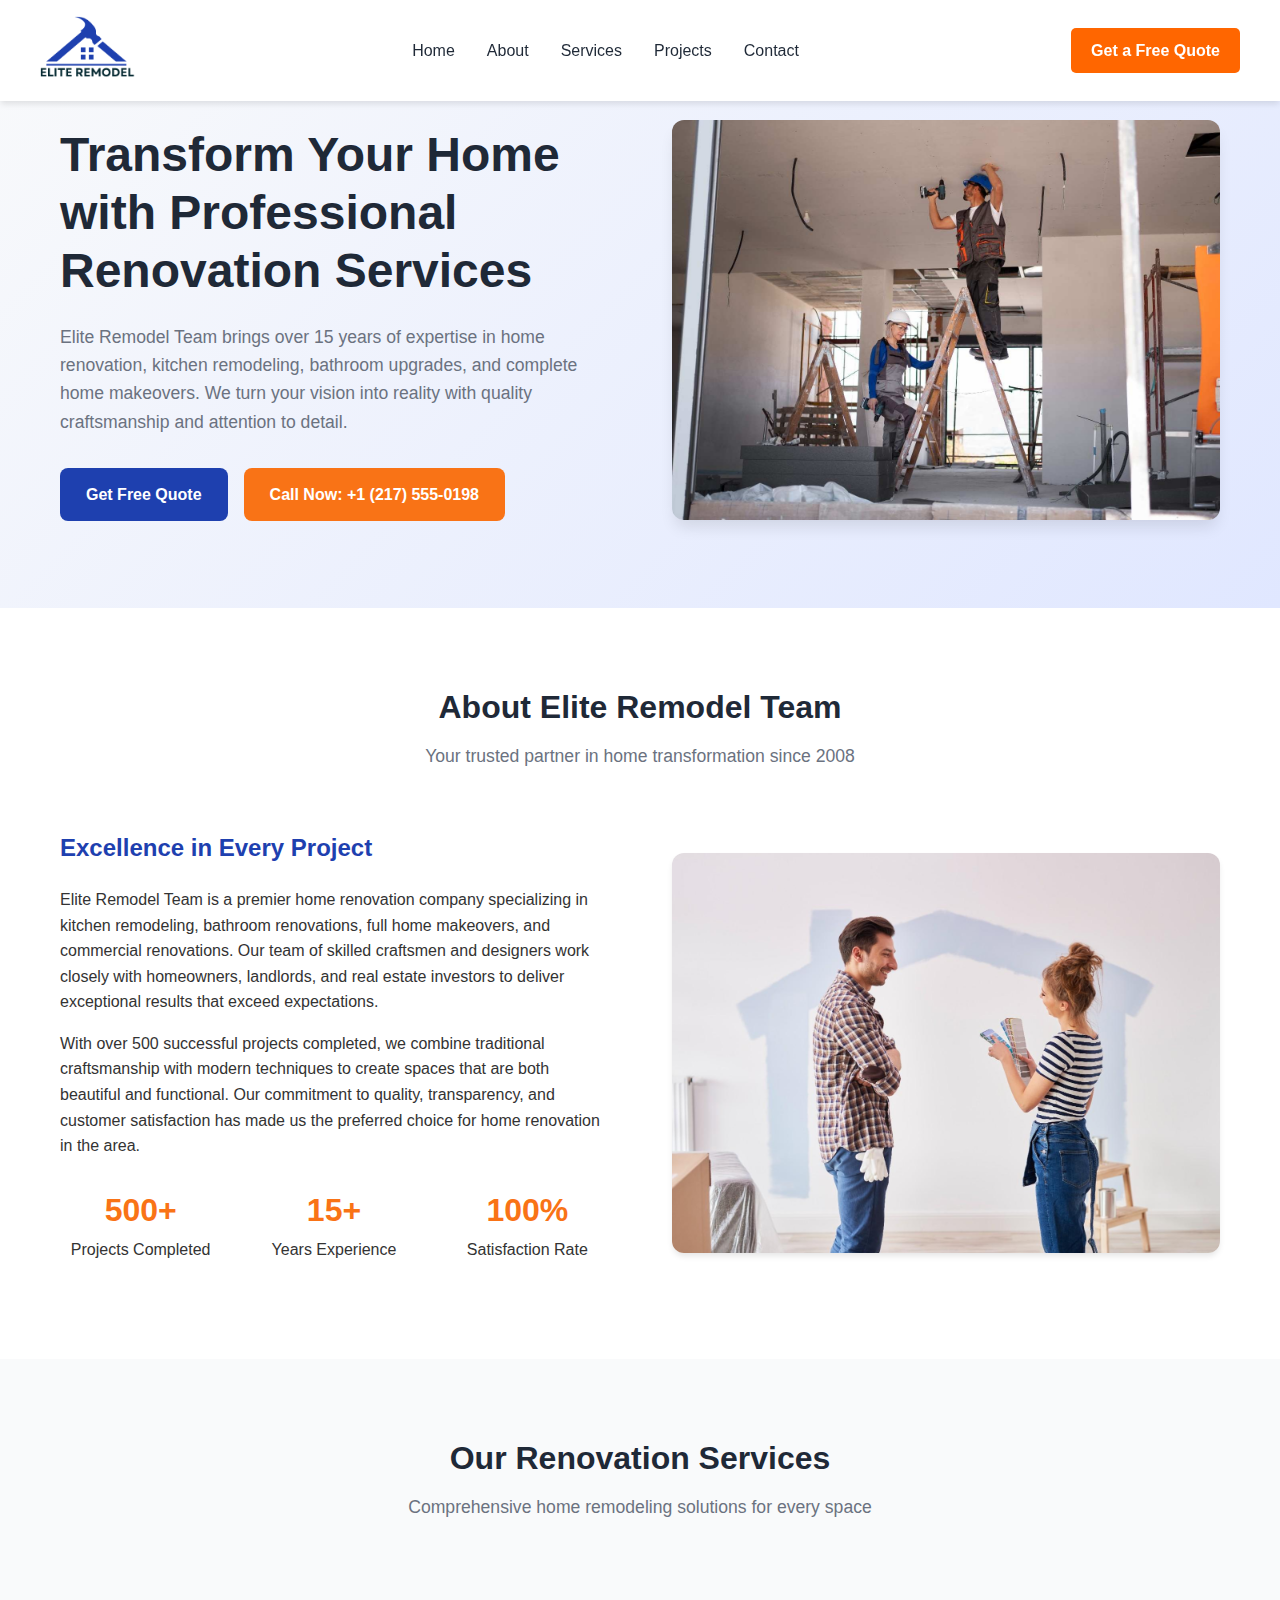
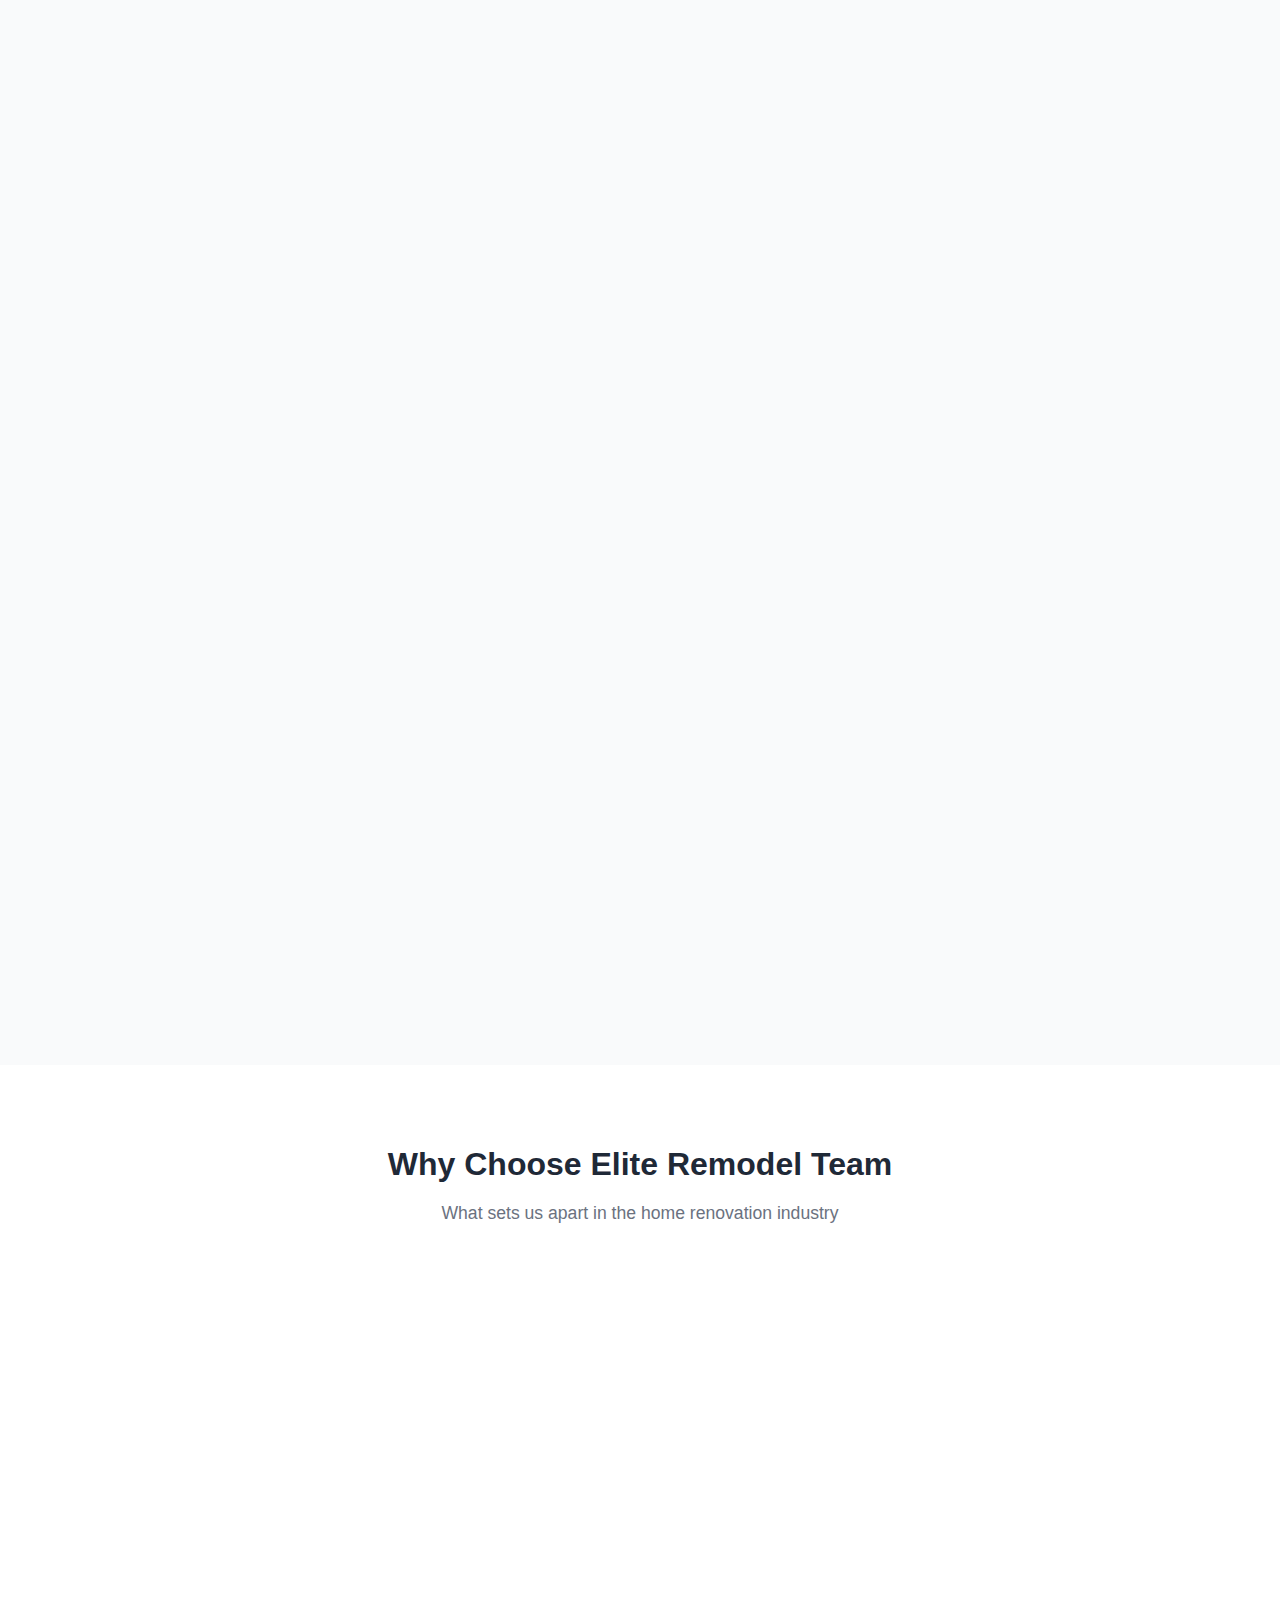
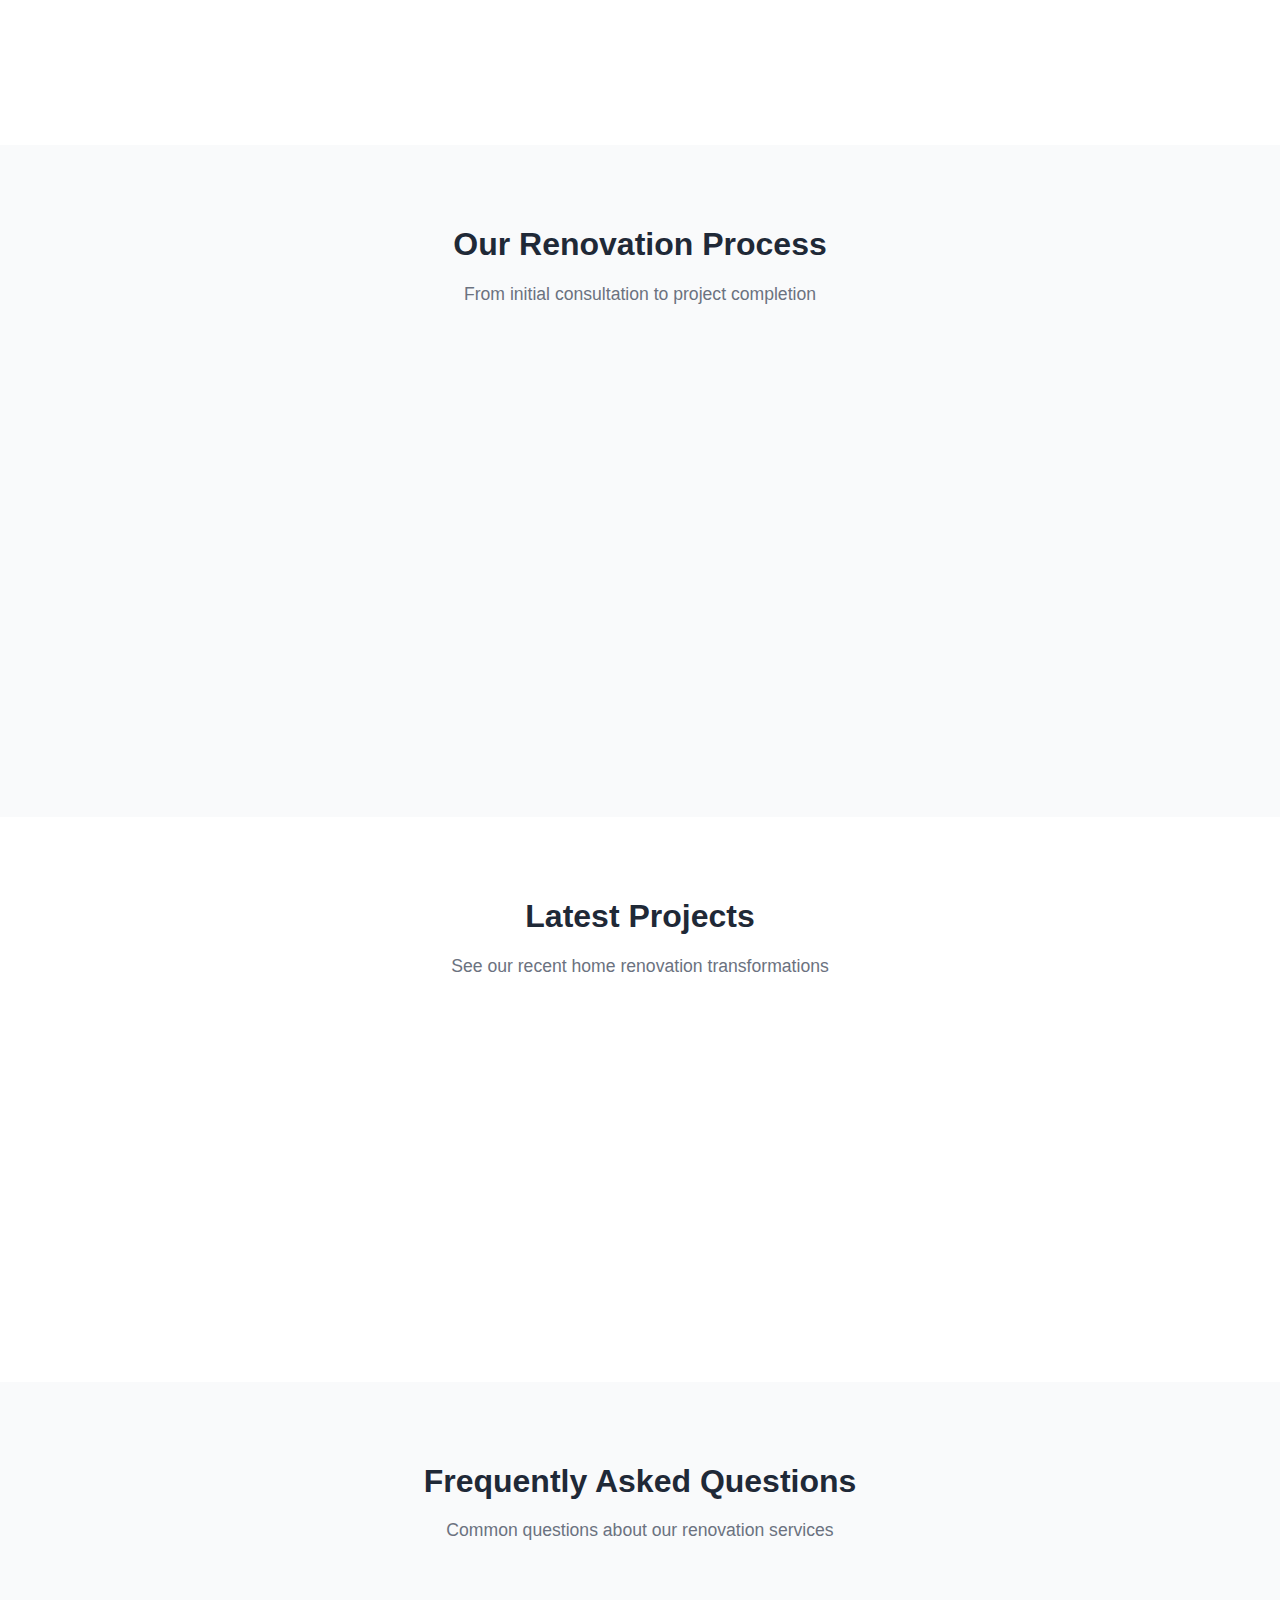
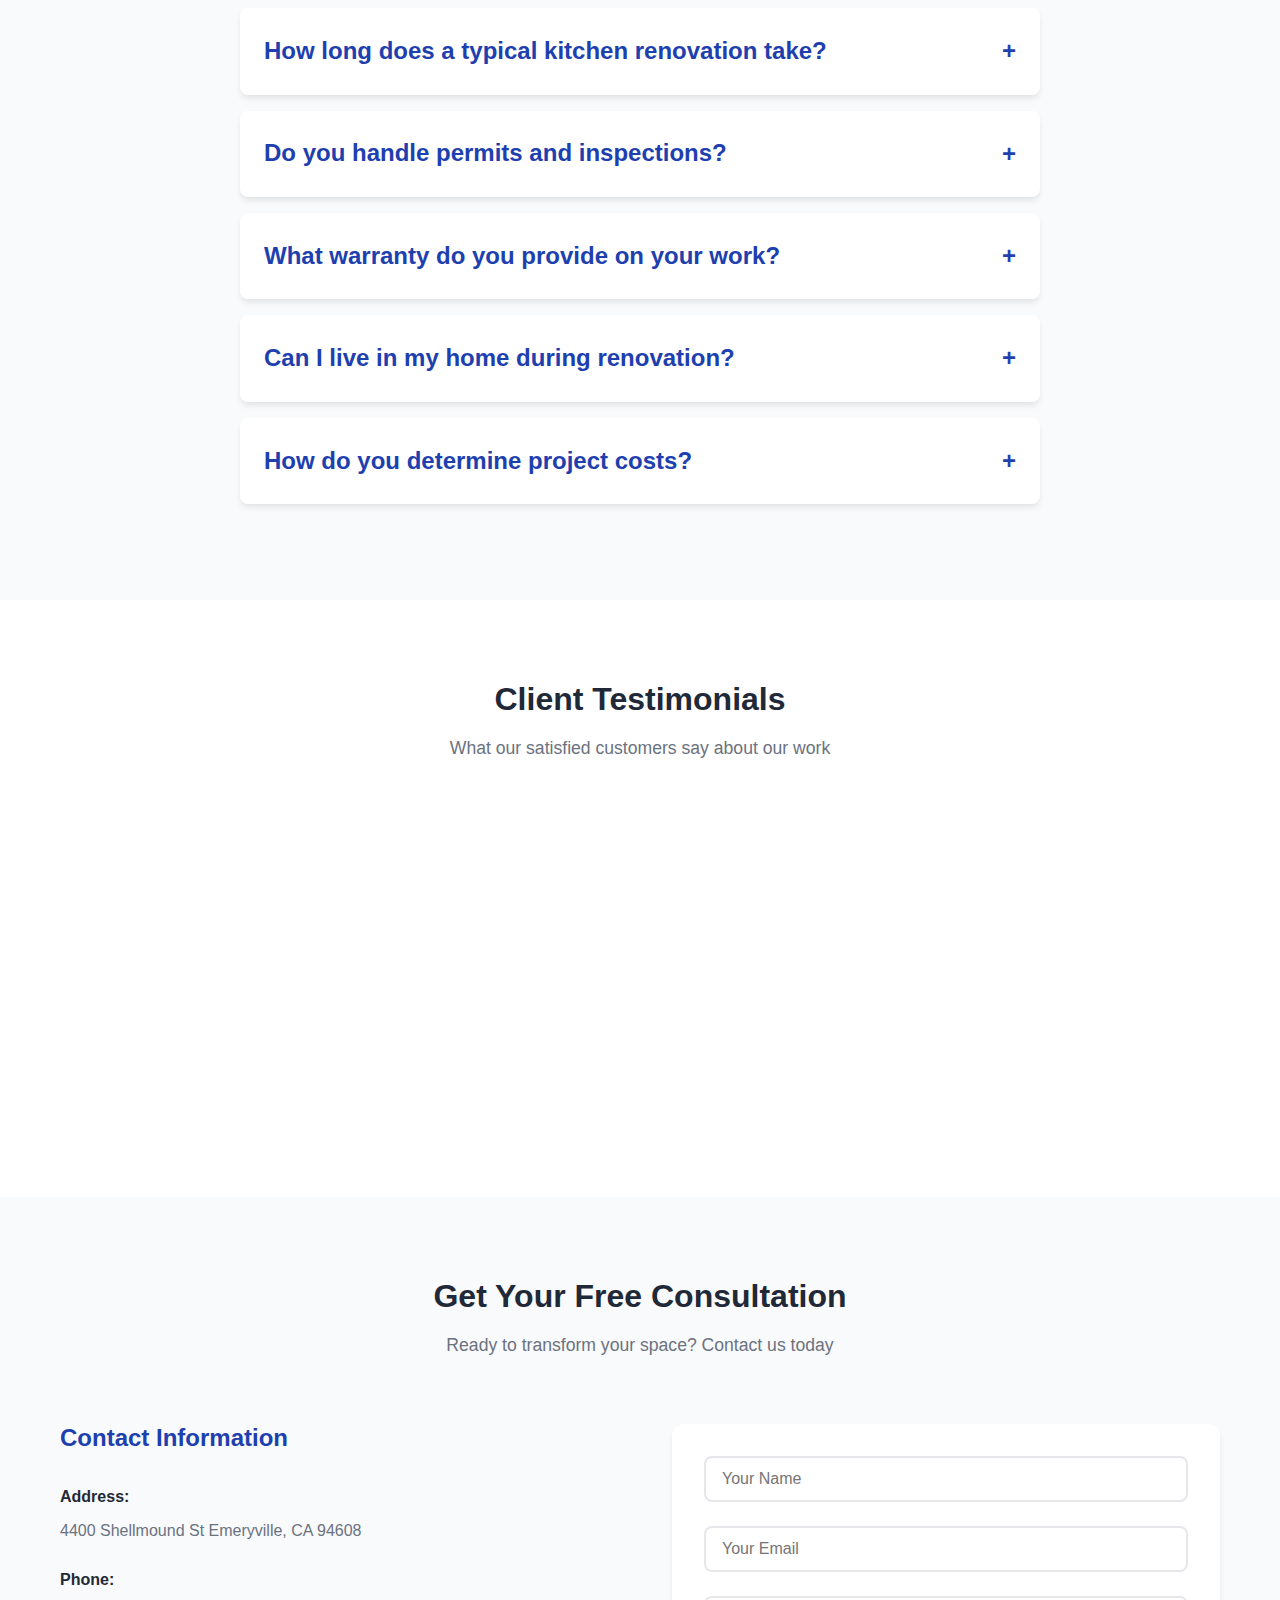
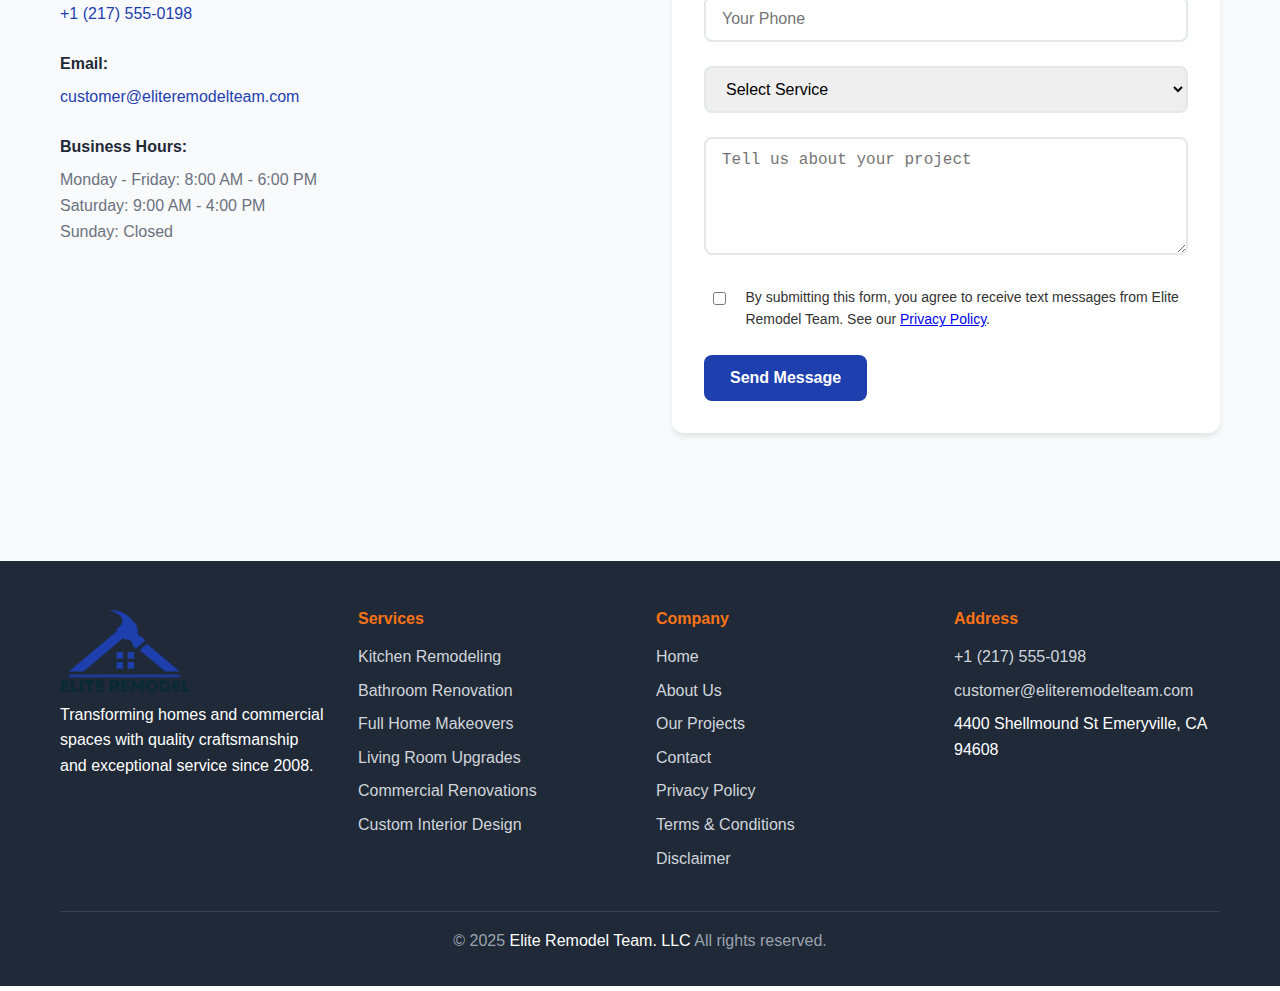
<file: index.html>
<!DOCTYPE html>
<html lang="en">
<head>
    <meta charset="UTF-8">
    <meta name="viewport" content="width=device-width, initial-scale=1.0">
    <title>Elite Remodel Team - Professional Home Renovation & Remodeling Services</title>
    <meta name="description" content="Professional home renovation and remodeling services. Kitchen remodeling, bathroom renovation, full home makeovers, and commercial renovations. Transform your space with Elite Remodel Team.">
    <meta name="keywords" content="home renovation, remodeling, kitchen remodeling, bathroom renovation, home makeover, commercial renovation, interior design">
    <link rel="stylesheet" href="css/styles.css">
    <link rel="shortcut icon" href="uploads/renovation.png" type="image/x-icon">
</head>
<body>
    <!-- Header -->
   <!-- Header -->
<header class="header" id="header">
    <nav class="nav container">
        <div class="nav-brand">
        <a href="index.html">    <img src="uploads/logo.png" width="80%" alt=""></a>
        </div>
        <div class="nav-menu" id="nav-menu">
            <ul class="nav-list">
                <li><a href="index.html" class="nav-link">Home</a></li>
                <li><a href="#about" class="nav-link">About</a></li>
                <li><a href="#services" class="nav-link">Services</a></li>
                <li><a href="#projects" class="nav-link">Projects</a></li>
                <li><a href="#contact" class="nav-link">Contact</a></li>
            </ul>
        </div>
        <a href="#contact" style="background-color: #ff6600; color: white; padding: 10px 20px; border-radius: 5px; text-decoration: none; font-weight: bold; margin-left: 20px; white-space: nowrap;">
            Get a Free Quote
        </a>
        <div class="nav-toggle" id="nav-toggle">
            <span></span>
            <span></span>
            <span></span>
        </div>
    </nav>
</header>


    <!-- Hero Section -->
    <section class="hero" id="home">
        <div class="hero-container container">
            <div class="hero-content">
                <h1 class="hero-title">Transform Your Home with Professional Renovation Services</h1>
                <p class="hero-description">Elite Remodel Team brings over 15 years of expertise in home renovation, kitchen remodeling, bathroom upgrades, and complete home makeovers. We turn your vision into reality with quality craftsmanship and attention to detail.</p>
                <div class="hero-buttons">
                    <a href="#contact" class="btn btn-primary">Get Free Quote</a>
                    <a href="tel:+1 (217) 555-0198" class="btn btn-secondary">Call Now: +1 (217) 555-0198</a>
                </div>
            </div>
            <div class="hero-image">
                <img src="uploads/homeimage.jpg" alt="Modern home renovation project">
            </div>
        </div>
    </section>

    <!-- About Section -->
    <section class="about" id="about">
        <div class="container">
            <div class="section-header">
                <h2 class="section-title">About Elite Remodel Team</h2>
                <p class="section-subtitle">Your trusted partner in home transformation since 2008</p>
            </div>
            <div class="about-content">
                <div class="about-text">
                    <h3>Excellence in Every Project</h3>
                    <p>Elite Remodel Team is a premier home renovation company specializing in kitchen remodeling, bathroom renovations, full home makeovers, and commercial renovations. Our team of skilled craftsmen and designers work closely with homeowners, landlords, and real estate investors to deliver exceptional results that exceed expectations.</p>
                    <p>With over 500 successful projects completed, we combine traditional craftsmanship with modern techniques to create spaces that are both beautiful and functional. Our commitment to quality, transparency, and customer satisfaction has made us the preferred choice for home renovation in the area.</p>
                    <div class="about-stats">
                        <div class="stat">
                            <h4>500+</h4>
                            <p>Projects Completed</p>
                        </div>
                        <div class="stat">
                            <h4>15+</h4>
                            <p>Years Experience</p>
                        </div>
                        <div class="stat">
                            <h4>100%</h4>
                            <p>Satisfaction Rate</p>
                        </div>
                    </div>
                </div>
                <div class="about-image">
                    <img src="uploads/aboutimage.jpg" alt="Professional renovation team at work">
                </div>
            </div>
        </div>
    </section>

    <!-- Services Section -->
    <section class="services" id="services">
        <div class="container">
            <div class="section-header">
                <h2 class="section-title">Our Renovation Services</h2>
                <p class="section-subtitle">Comprehensive home remodeling solutions for every space</p>
            </div>
            <div class="services-grid">
                <div class="service-card">
                    <img src="uploads/kitchen.png" alt="Kitchen remodeling services">
                    <div class="service-content">
                        <h3>Kitchen Remodeling</h3>
                        <p>Transform your kitchen into a modern culinary masterpiece with custom cabinets, countertops, and premium appliances.</p>
                        <a href="kitchen-remodeling.html" class="btn btn-outline">Read More</a>
                    </div>
                </div>
                <div class="service-card">
                    <img src="uploads/bathroom.jpeg" alt="Bathroom renovation services">
                    <div class="service-content">
                        <h3>Bathroom Renovation</h3>
                        <p>Create a spa-like retreat with luxury fixtures, modern tiles, and efficient layouts that maximize space and comfort.</p>
                        <a href="bathroom-renovation.html" class="btn btn-outline">Read More</a>
                    </div>
                </div>
                <div class="service-card">
                    <img src="uploads/fullhomemake.jpeg" alt="Full home makeover services">
                    <div class="service-content">
                        <h3>Full Home Makeovers</h3>
                        <p>Complete home transformation from concept to completion, including structural changes and interior design.</p>
                        <a href="full-home-makeovers.html" class="btn btn-outline">Read More</a>
                    </div>
                </div>
                <div class="service-card">
                    <img src="uploads/living-room.jpeg" alt="Living room upgrade services">
                    <div class="service-content">
                        <h3>Living Room Upgrades</h3>
                        <p>Enhance your living space with modern flooring, lighting, built-ins, and layout optimization for better flow.</p>
                        <a href="living-room-upgrades.html" class="btn btn-outline">Read More</a>
                    </div>
                </div>
                <div class="service-card">
                    <img src="uploads/commercial.jpg" alt="Commercial renovation services">
                    <div class="service-content">
                        <h3>Commercial Renovations</h3>
                        <p>Professional commercial space renovation for offices, retail, and hospitality with minimal business disruption.</p>
                        <a href="commercial-renovations.html" class="btn btn-outline">Read More</a>
                    </div>
                </div>
                <div class="service-card">
                    <img src="uploads/custom-intorir.jpeg" alt="Custom interior design services">
                    <div class="service-content">
                        <h3>Custom Interior Design</h3>
                        <p>Personalized interior design services that reflect your style while maximizing functionality and aesthetic appeal.</p>
                        <a href="custom-interior-design.html" class="btn btn-outline">Read More</a>
                    </div>
                </div>
            </div>
        </div>
    </section>

    <!-- Why Choose Us Section -->
    <section class="why-choose">
        <div class="container">
            <div class="section-header">
                <h2 class="section-title">Why Choose Elite Remodel Team</h2>
                <p class="section-subtitle">What sets us apart in the home renovation industry</p>
            </div>
            <div class="features-grid">
                <div class="feature">
                    <div class="feature-icon">🏆</div>
                    <h3>Award-Winning Quality</h3>
                    <p>Recognized for excellence in craftsmanship and customer service with multiple industry awards.</p>
                </div>
                <div class="feature">
                    <div class="feature-icon">⚡</div>
                    <h3>Fast & Efficient</h3>
                    <p>We complete projects on time and within budget without compromising on quality or attention to detail.</p>
                </div>
                <div class="feature">
                    <div class="feature-icon">💰</div>
                    <h3>Transparent Pricing</h3>
                    <p>No hidden fees or surprise costs. We provide detailed estimates and keep you informed throughout the project.</p>
                </div>
                <div class="feature">
                    <div class="feature-icon">🔧</div>
                    <h3>Licensed & Insured</h3>
                    <p>Fully licensed, bonded, and insured professionals with comprehensive warranty coverage on all work.</p>
                </div>
            </div>
        </div>
    </section>

    <!-- Process Section -->
    <section class="process">
        <div class="container">
            <div class="section-header">
                <h2 class="section-title">Our Renovation Process</h2>
                <p class="section-subtitle">From initial consultation to project completion</p>
            </div>
            <div class="process-steps">
                <div class="process-step">
                    <div class="step-number">1</div>
                    <h3>Consultation & Planning</h3>
                    <p>We start with a detailed consultation to understand your vision, needs, and budget requirements.</p>
                </div>
                <div class="process-step">
                    <div class="step-number">2</div>
                    <h3>Design & Permits</h3>
                    <p>Our design team creates detailed plans and handles all necessary permits and approvals.</p>
                </div>
                <div class="process-step">
                    <div class="step-number">3</div>
                    <h3>Construction</h3>
                    <p>Skilled craftsmen execute the project with daily updates and quality control at every stage.</p>
                </div>
                <div class="process-step">
                    <div class="step-number">4</div>
                    <h3>Final Walkthrough</h3>
                    <p>We conduct a comprehensive final inspection and walkthrough to ensure your complete satisfaction.</p>
                </div>
            </div>
        </div>
    </section>

    <!-- Projects Section -->
    <section class="projects" id="projects">
        <div class="container">
            <div class="section-header">
                <h2 class="section-title">Latest Projects</h2>
                <p class="section-subtitle">See our recent home renovation transformations</p>
            </div>
            <div class="projects-grid">
                <div class="project-card">
                    <img src="uploads/kitchen2.jpeg" alt="Modern kitchen renovation project">
                    <div class="project-overlay">
                        <h3>Modern Kitchen Renovation</h3>
                        <p>Complete kitchen transformation with custom cabinets and quartz countertops</p>
                    </div>
                </div>
                <div class="project-card">
                    <img src="uploads/bathroom2.png" alt="Luxury bathroom renovation project">
                    <div class="project-overlay">
                        <h3>Luxury Bathroom Makeover</h3>
                        <p>Spa-inspired bathroom with premium fixtures and natural stone tiles</p>
                    </div>
                </div>
                <div class="project-card">
                    <img src="uploads/livingroom.jpeg" alt="Living room renovation project">
                    <div class="project-overlay">
                        <h3>Open Concept Living Room</h3>
                        <p>Modern living space with enhanced natural light and built-in storage</p>
                    </div>
                </div>
            </div>
        </div>
    </section>

    <!-- FAQ Section -->
    <section class="faq">
        <div class="container">
            <div class="section-header">
                <h2 class="section-title">Frequently Asked Questions</h2>
                <p class="section-subtitle">Common questions about our renovation services</p>
            </div>
            <div class="faq-container">
                <div class="faq-item">
                    <div class="faq-question">
                        <h3>How long does a typical kitchen renovation take?</h3>
                        <span class="faq-toggle">+</span>
                    </div>
                    <div class="faq-answer">
                        <p>A typical kitchen renovation takes 3-6 weeks depending on the scope of work. Factors include custom cabinetry lead times, electrical and plumbing modifications, and permit requirements. We provide a detailed timeline during the planning phase.</p>
                    </div>
                </div>
                <div class="faq-item">
                    <div class="faq-question">
                        <h3>Do you handle permits and inspections?</h3>
                        <span class="faq-toggle">+</span>
                    </div>
                    <div class="faq-answer">
                        <p>Yes, we handle all necessary permits and coordinate inspections as part of our comprehensive service. Our team is familiar with local building codes and ensures all work meets or exceeds requirements.</p>
                    </div>
                </div>
                <div class="faq-item">
                    <div class="faq-question">
                        <h3>What warranty do you provide on your work?</h3>
                        <span class="faq-toggle">+</span>
                    </div>
                    <div class="faq-answer">
                        <p>We provide a comprehensive 2-year warranty on all workmanship and installation. Additionally, all materials come with manufacturer warranties, and we assist with any warranty claims that may arise.</p>
                    </div>
                </div>
                <div class="faq-item">
                    <div class="faq-question">
                        <h3>Can I live in my home during renovation?</h3>
                        <span class="faq-toggle">+</span>
                    </div>
                    <div class="faq-answer">
                        <p>For most projects, yes. We work to minimize disruption and can phase work to maintain access to essential areas. For extensive renovations, temporary relocation may be recommended for safety and efficiency.</p>
                    </div>
                </div>
                <div class="faq-item">
                    <div class="faq-question">
                        <h3>How do you determine project costs?</h3>
                        <span class="faq-toggle">+</span>
                    </div>
                    <div class="faq-answer">
                        <p>Project costs are based on materials, labor, permits, and project complexity. We provide detailed written estimates after an initial consultation and design phase. All costs are transparent with no hidden fees.</p>
                    </div>
                </div>
            </div>
        </div>
    </section>

    <!-- Testimonials Section -->
    <section class="testimonials">
        <div class="container">
            <div class="section-header">
                <h2 class="section-title">Client Testimonials</h2>
                <p class="section-subtitle">What our satisfied customers say about our work</p>
            </div>
            <div class="testimonials-grid">
                <div class="testimonial">
                    <div class="testimonial-content">
                        <p>"Elite Remodel Team transformed our outdated kitchen into a modern masterpiece. Their attention to detail and professionalism exceeded our expectations. The project was completed on time and within budget."</p>
                    </div>
                    <div class="testimonial-author">
                        <h4>Sarah Johnson</h4>
                        <span>Kitchen Renovation Client</span>
                    </div>
                </div>
                <div class="testimonial">
                    <div class="testimonial-content">
                        <p>"From initial consultation to final walkthrough, the team was professional, communicative, and skilled. Our bathroom renovation turned out beautifully, and we couldn't be happier with the results."</p>
                    </div>
                    <div class="testimonial-author">
                        <h4>Michael Chen</h4>
                        <span>Bathroom Renovation Client</span>
                    </div>
                </div>
                <div class="testimonial">
                    <div class="testimonial-content">
                        <p>"As a real estate investor, I've worked with many contractors. Elite Remodel Team consistently delivers quality work that adds real value to properties. They're my go-to renovation team."</p>
                    </div>
                    <div class="testimonial-author">
                        <h4>David Rodriguez</h4>
                        <span>Real Estate Investor</span>
                    </div>
                </div>
            </div>
        </div>
    </section>

    <!-- Contact Section -->
    <section class="contact" id="contact">
        <div class="container">
            <div class="section-header">
                <h2 class="section-title">Get Your Free Consultation</h2>
                <p class="section-subtitle">Ready to transform your space? Contact us today</p>
            </div>
            <div class="contact-content">
                <div class="contact-info">
                    <h3>Contact Information</h3>
                    <div class="contact-item">
                        <strong>Address:</strong>
                        <p>4400 Shellmound St Emeryville, CA 94608</p>
                    </div>
                    <div class="contact-item">
                        <strong>Phone:</strong>
                        <p><a href="tel:+1 (217) 555-0198">+1 (217) 555-0198</a></p>
                    </div>
                    <div class="contact-item">
                        <strong>Email:</strong>
                         <p><a href="mailto:customer@eliteremodelteam.com">customer@eliteremodelteam.com</a></p>
                    </div>
                    <div class="contact-item">
                        <strong>Business Hours:</strong>
                        <p>Monday - Friday: 8:00 AM - 6:00 PM<br>Saturday: 9:00 AM - 4:00 PM<br>Sunday: Closed</p>
                    </div>
                </div>
             <form class="contact-form" id="contact-form">
    <div class="form-group">
        <input type="text" id="name" name="name" placeholder="Your Name" required>
    </div>
    <div class="form-group">
        <input type="email" id="email" name="email" placeholder="Your Email" required>
    </div>
    <div class="form-group">
        <input type="tel" id="phone" name="phone" placeholder="Your Phone">
    </div>
    <div class="form-group">
        <select id="service" name="service" required>
            <option value="">Select Service</option>
            <option value="kitchen">Kitchen Remodeling</option>
            <option value="bathroom">Bathroom Renovation</option>
            <option value="full-home">Full Home Makeover</option>
            <option value="living-room">Living Room Upgrades</option>
            <option value="commercial">Commercial Renovations</option>
            <option value="interior-design">Custom Interior Design</option>
        </select>
    </div>
    <div class="form-group">
        <textarea id="message" name="message" placeholder="Tell us about your project" rows="5" required></textarea>
    </div>

  
    <div class="form-group" style="display: flex; align-items: flex-start; gap: 10px;">
        <input type="checkbox" id="consent" name="consent" required style="margin-top: 6px; width: 10%;">
        <label for="consent" style="font-size: 14px;">
            By submitting this form, you agree to receive text messages from Elite Remodel Team.
            See our <a href="privacy-policy.html" target="_blank">Privacy Policy</a>.
        </label>
    </div>

    <button type="submit" class="btn btn-primary">Send Message</button>
</form>

            </div>
          
        </div>
    </section>

    <!-- Footer -->
    <footer class="footer">
        <div class="container">
            <div class="footer-content">
                <div class="footer-section">
                  <a href="index.html">   <img src="uploads/logo.png" width="50%" alt=""></a>
                    <p>Transforming homes and commercial spaces with quality craftsmanship and exceptional service since 2008.</p>
                   
                </div>
                <div class="footer-section">
                    <h4>Services</h4>
                    <ul>
                        <li><a href="kitchen-remodeling.html">Kitchen Remodeling</a></li>
                        <li><a href="bathroom-renovation.html">Bathroom Renovation</a></li>
                        <li><a href="full-home-makeovers.html">Full Home Makeovers</a></li>
                        <li><a href="living-room-upgrades.html">Living Room Upgrades</a></li>
                        <li><a href="commercial-renovations.html">Commercial Renovations</a></li>
                        <li><a href="custom-interior-design.html">Custom Interior Design</a></li>
                    </ul>
                </div>
                <div class="footer-section">
                    <h4>Company</h4>
                        
                    <ul>
                        <li><a href="index.html">Home</a></li>
                        <li><a href="#about">About Us</a></li>
                        <li><a href="#projects">Our Projects</a></li>
                        <li><a href="#contact">Contact</a></li>
                        <li><a href="privacy-policy.html">Privacy Policy</a></li>
                        <li><a href="terms-conditions.html">Terms & Conditions</a></li>
                        <li><a href="disclaimer.html">Disclaimer</a></li>
                    </ul>
                </div>
                <div class="footer-section">
                     <h4>Address</h4>
                    <div class="footer-contact">
                        <p><a href="tel:+1 (217) 555-0198">+1 (217) 555-0198</a></p>
                                                  <p><a href="mailto:customer@eliteremodelteam.com">customer@eliteremodelteam.com</a></p>
                        <p>4400 Shellmound St Emeryville, CA 94608</p>
                    </div>
                </div>
            </div>
            <div class="footer-bottom">
                <p>&copy; 2025 <a href="index.html" style="text-decoration: none; color: #fff;">Elite Remodel Team. LLC</a> All rights reserved.</p>
            </div>
        </div>
    </footer>

    <script src="js/main.js"></script>
</body>
</html>
</file>
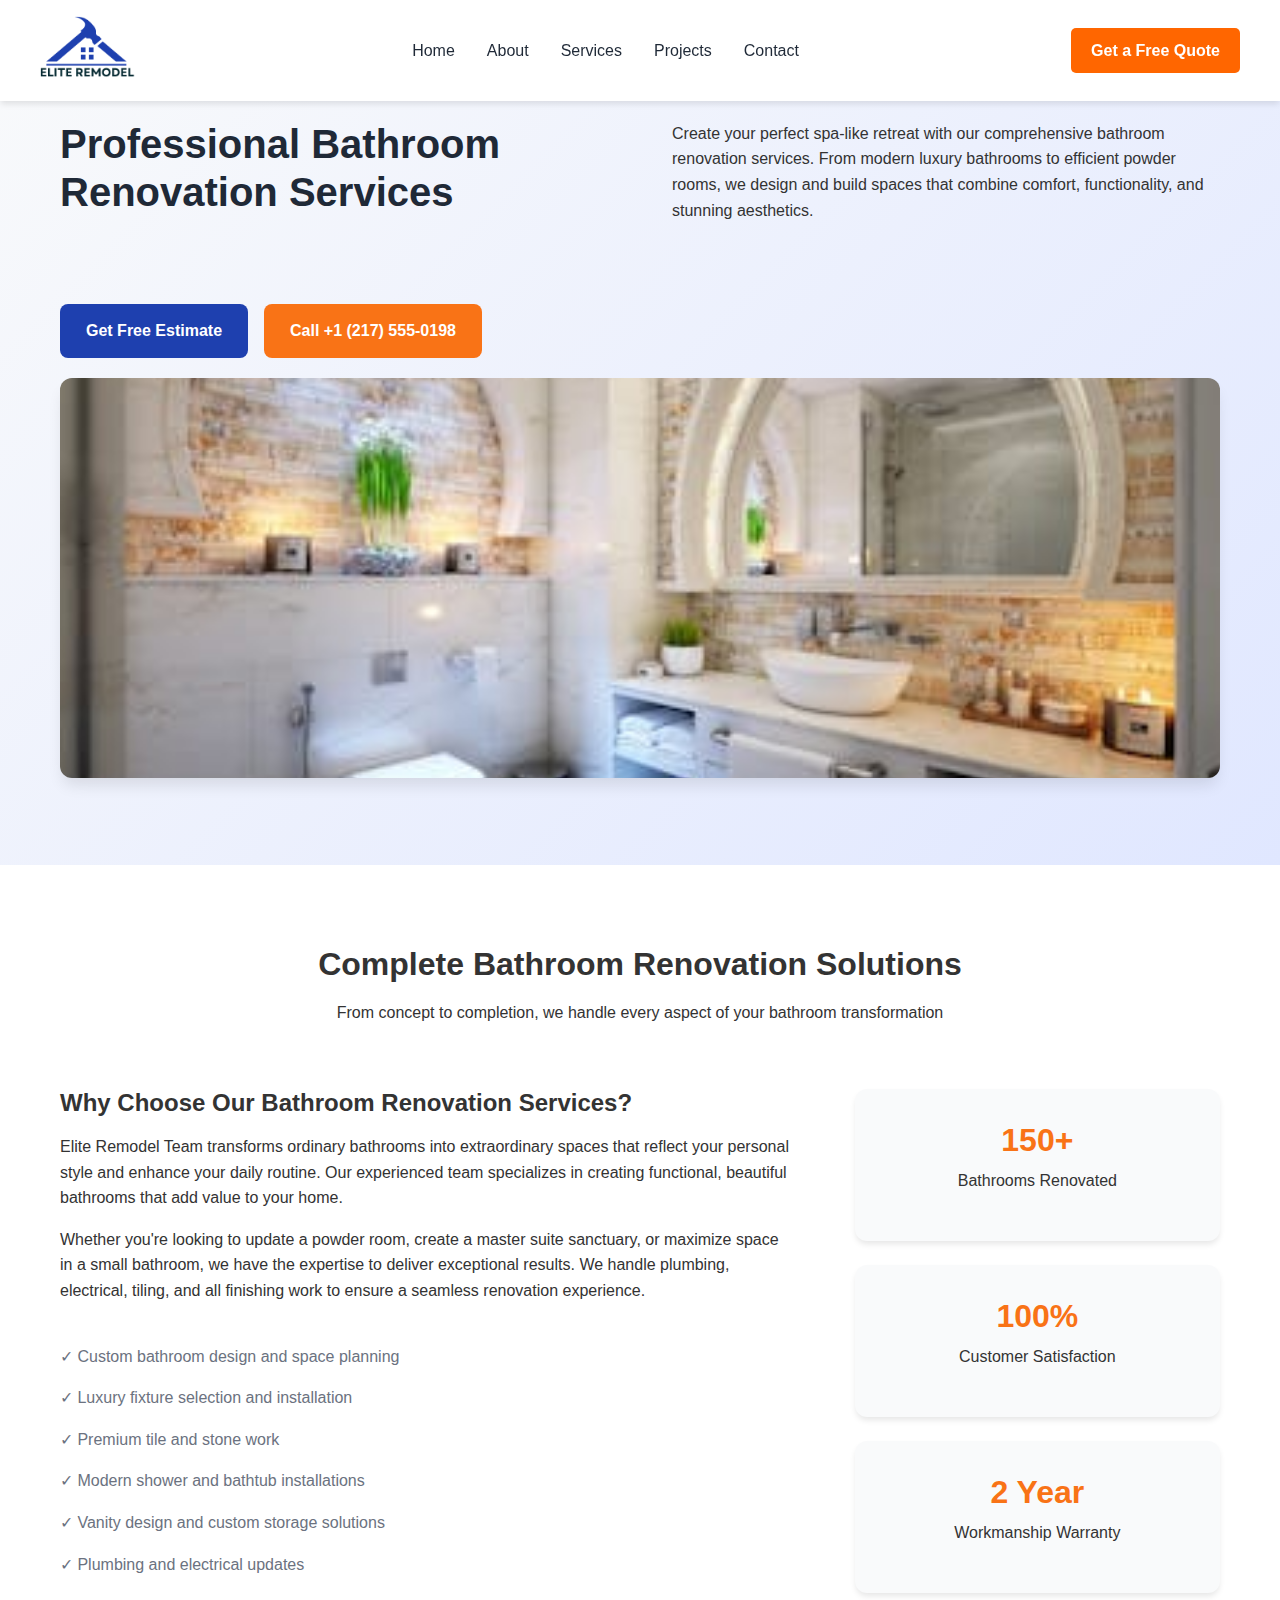
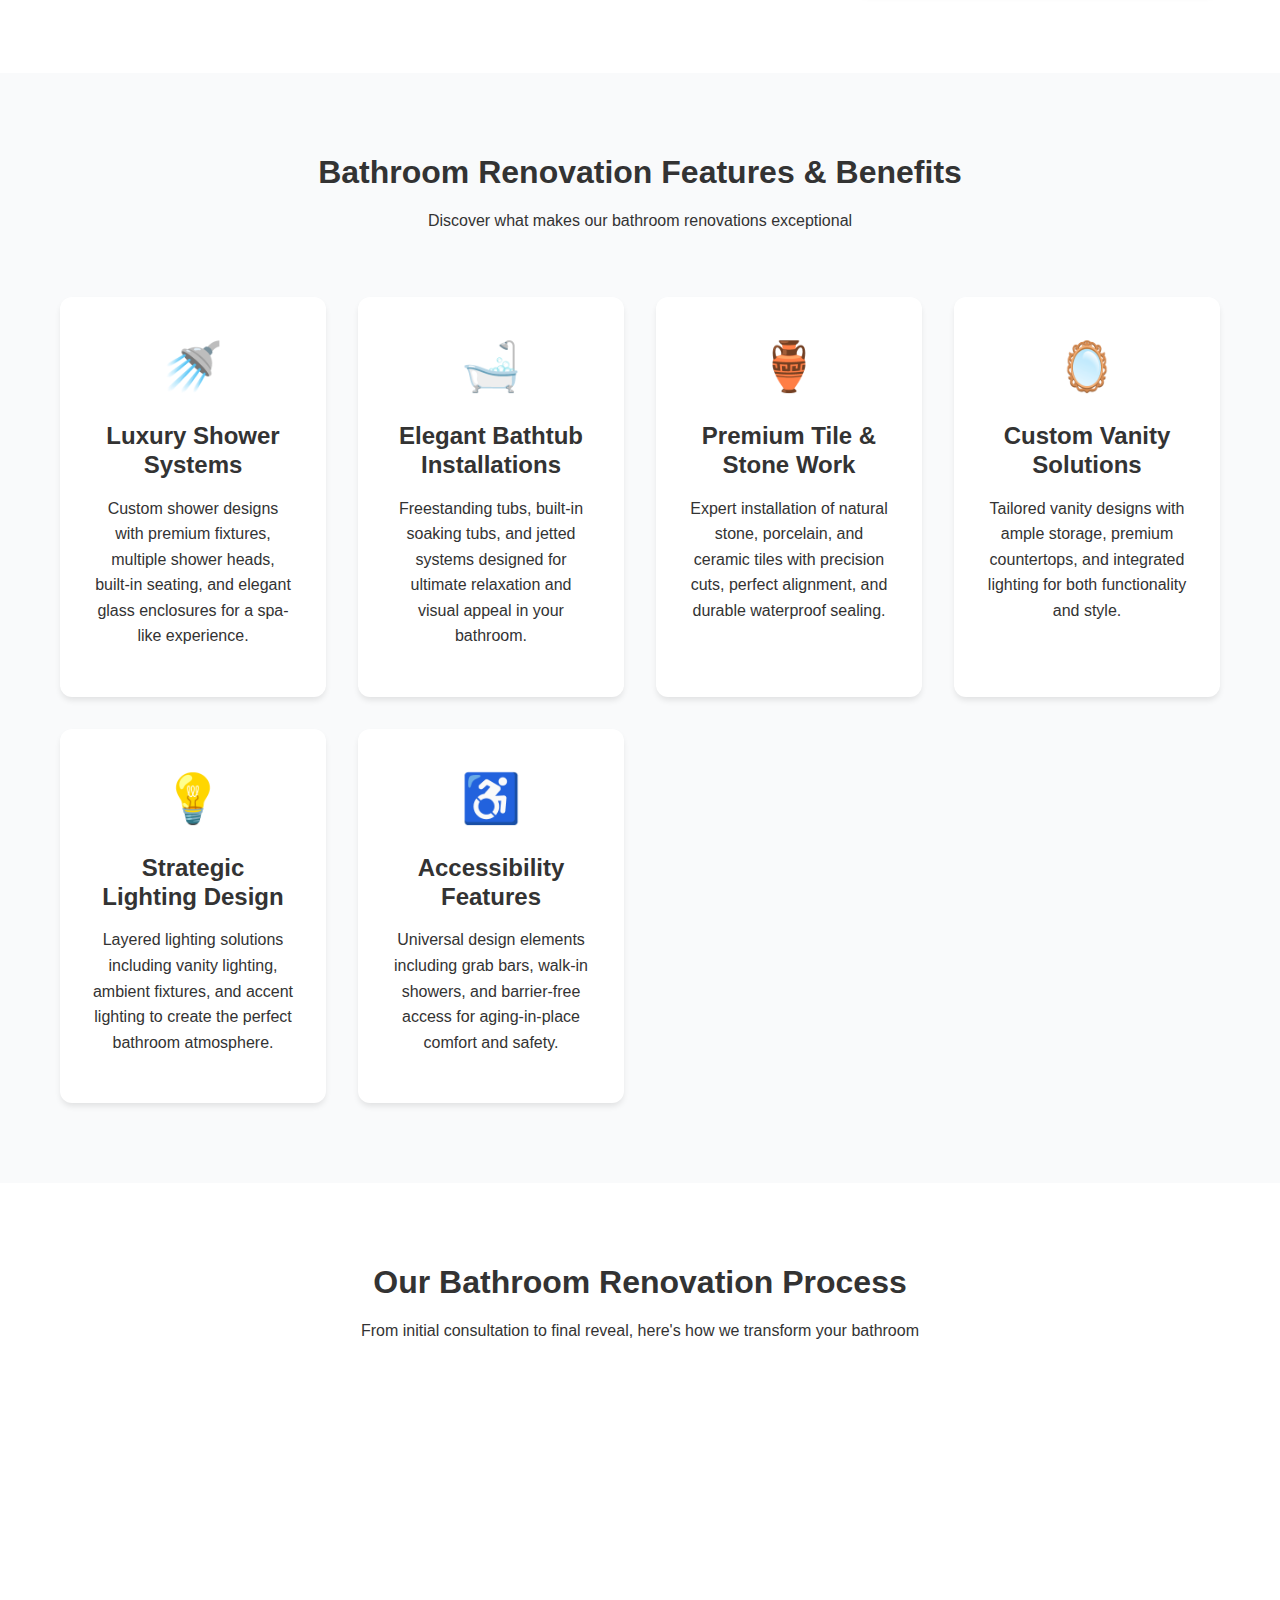
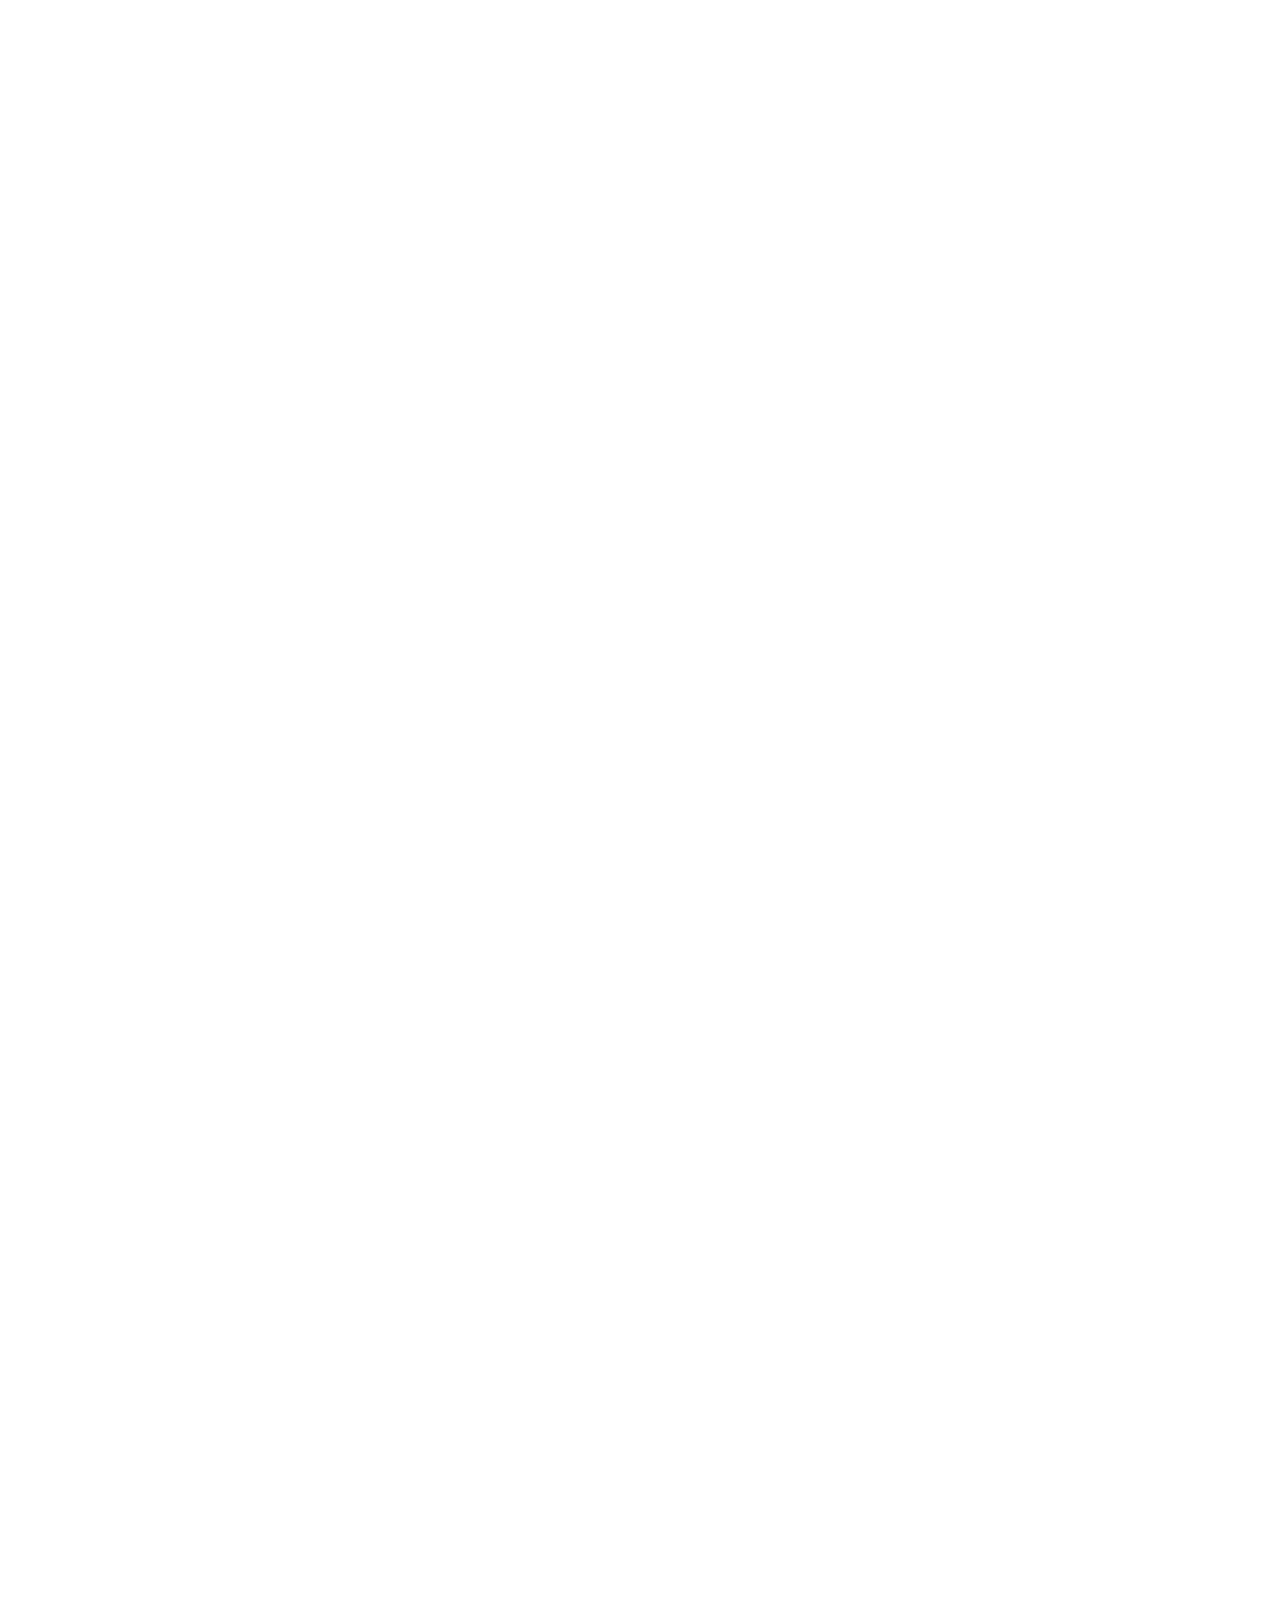
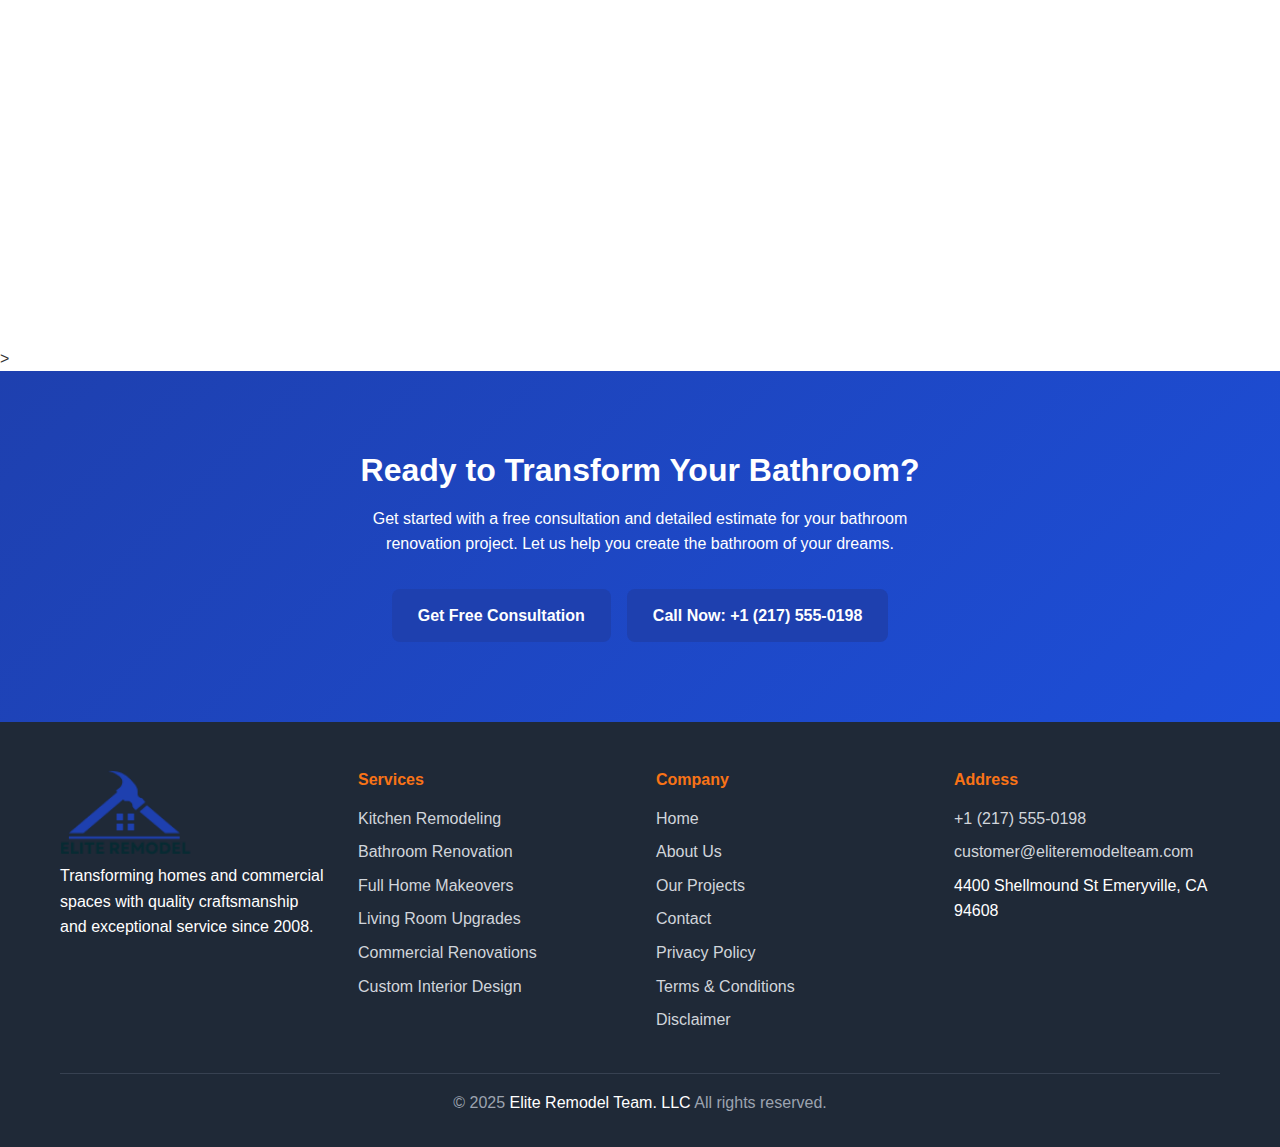
<file: bathroom-renovation.html>
<!DOCTYPE html>
<html lang="en">
<head>
    <meta charset="UTF-8">
    <meta name="viewport" content="width=device-width, initial-scale=1.0">
    <title>Elite Remodel Team - Professional Home Renovation & Remodeling Services</title>
    <meta name="description" content="Professional home renovation and remodeling services. Kitchen remodeling, bathroom renovation, full home makeovers, and commercial renovations. Transform your space with Elite Remodel Team.">
    <meta name="keywords" content="home renovation, remodeling, kitchen remodeling, bathroom renovation, home makeover, commercial renovation, interior design">
    <link rel="stylesheet" href="css/styles.css">
    <link rel="shortcut icon" href="uploads/renovation.png" type="image/x-icon">
</head>
<body>
    <!-- Header -->
   <!-- Header -->
<header class="header" id="header">
    <nav class="nav container">
        <div class="nav-brand">
         <a href="index.html">   <img src="uploads/logo.png" width="80%" alt=""></a>
        </div>
        <div class="nav-menu" id="nav-menu">
            <ul class="nav-list">
                <li><a href="index.html" class="nav-link">Home</a></li>
                <li><a href="index.html#about" class="nav-link">About</a></li>
                <li><a href="index.html#services" class="nav-link">Services</a></li>
                <li><a href="index.html#projects" class="nav-link">Projects</a></li>
                <li><a href="index.html#contact" class="nav-link">Contact</a></li>
            </ul>
        </div>
        <a href="index.html#contact" style="background-color: #ff6600; color: white; padding: 10px 20px; border-radius: 5px; text-decoration: none; font-weight: bold; margin-left: 20px; white-space: nowrap;">
            Get a Free Quote
        </a>
        <div class="nav-toggle" id="nav-toggle">
            <span></span>
            <span></span>
            <span></span>
        </div>
    </nav>
</header>


    <!-- Service Hero -->
    <section class="service-hero">
        <div class="container">
            <div class="service-hero-content">
                <h1>Professional Bathroom Renovation Services</h1>
                <p>Create your perfect spa-like retreat with our comprehensive bathroom renovation services. From modern luxury bathrooms to efficient powder rooms, we design and build spaces that combine comfort, functionality, and stunning aesthetics.</p>
                <div class="hero-buttons">
                    <a href="index.html#contact" class="btn btn-primary">Get Free Estimate</a>
                    <a href="tel:+1 (217) 555-0198" class="btn btn-secondary">Call +1 (217) 555-0198</a>
                </div>
            </div>
            <div class="service-hero-image" style="margin-top: 20px;">
                <img src="uploads/bathroom.jpeg" alt="Luxury bathroom renovation project">
            </div>
        </div>
    </section>

    <!-- Service Overview -->
    <section class="service-overview">
        <div class="container">
            <div class="section-header">
                <h2>Complete Bathroom Renovation Solutions</h2>
                <p>From concept to completion, we handle every aspect of your bathroom transformation</p>
            </div>
            <div class="overview-content">
                <div class="overview-text">
                    <h3>Why Choose Our Bathroom Renovation Services?</h3>
                    <p>Elite Remodel Team transforms ordinary bathrooms into extraordinary spaces that reflect your personal style and enhance your daily routine. Our experienced team specializes in creating functional, beautiful bathrooms that add value to your home.</p>
                    <p>Whether you're looking to update a powder room, create a master suite sanctuary, or maximize space in a small bathroom, we have the expertise to deliver exceptional results. We handle plumbing, electrical, tiling, and all finishing work to ensure a seamless renovation experience.</p>
                    <ul class="feature-list">
                        <li>✓ Custom bathroom design and space planning</li>
                        <li>✓ Luxury fixture selection and installation</li>
                        <li>✓ Premium tile and stone work</li>
                        <li>✓ Modern shower and bathtub installations</li>
                        <li>✓ Vanity design and custom storage solutions</li>
                        <li>✓ Plumbing and electrical updates</li>
                    </ul>
                </div>
                <div class="overview-stats">
                    <div class="stat-card">
                        <h4>150+</h4>
                        <p>Bathrooms Renovated</p>
                    </div>
                    <div class="stat-card">
                        <h4>100%</h4>
                        <p>Customer Satisfaction</p>
                    </div>
                    <div class="stat-card">
                        <h4>2 Year</h4>
                        <p>Workmanship Warranty</p>
                    </div>
                </div>
            </div>
        </div>
    </section>

    <!-- Service Features -->
    <section class="service-features">
        <div class="container">
            <div class="section-header">
                <h2>Bathroom Renovation Features & Benefits</h2>
                <p>Discover what makes our bathroom renovations exceptional</p>
            </div>
            <div class="features-grid">
                <div class="feature-card">
                    <div class="feature-icon">🚿</div>
                    <h3>Luxury Shower Systems</h3>
                    <p>Custom shower designs with premium fixtures, multiple shower heads, built-in seating, and elegant glass enclosures for a spa-like experience.</p>
                </div>
                <div class="feature-card">
                    <div class="feature-icon">🛁</div>
                    <h3>Elegant Bathtub Installations</h3>
                    <p>Freestanding tubs, built-in soaking tubs, and jetted systems designed for ultimate relaxation and visual appeal in your bathroom.</p>
                </div>
                <div class="feature-card">
                    <div class="feature-icon">🏺</div>
                    <h3>Premium Tile & Stone Work</h3>
                    <p>Expert installation of natural stone, porcelain, and ceramic tiles with precision cuts, perfect alignment, and durable waterproof sealing.</p>
                </div>
                <div class="feature-card">
                    <div class="feature-icon">🪞</div>
                    <h3>Custom Vanity Solutions</h3>
                    <p>Tailored vanity designs with ample storage, premium countertops, and integrated lighting for both functionality and style.</p>
                </div>
                <div class="feature-card">
                    <div class="feature-icon">💡</div>
                    <h3>Strategic Lighting Design</h3>
                    <p>Layered lighting solutions including vanity lighting, ambient fixtures, and accent lighting to create the perfect bathroom atmosphere.</p>
                </div>
                <div class="feature-card">
                    <div class="feature-icon">♿</div>
                    <h3>Accessibility Features</h3>
                    <p>Universal design elements including grab bars, walk-in showers, and barrier-free access for aging-in-place comfort and safety.</p>
                </div>
            </div>
        </div>
    </section>

    <!-- Process Section -->
    <section class="service-process">
        <div class="container">
            <div class="section-header">
                <h2>Our Bathroom Renovation Process</h2>
                <p>From initial consultation to final reveal, here's how we transform your bathroom</p>
            </div>
            <div class="process-timeline">
                <div class="process-step">
                    <div class="step-number">1</div>
                    <div class="step-content">
                        <h3>Design Consultation</h3>
                        <p>Comprehensive assessment of your space, needs, and style preferences. We create detailed designs and 3D renderings to visualize your new bathroom.</p>
                        <span class="step-duration">Week 1</span>
                    </div>
                </div>
                <div class="process-step">
                    <div class="step-number">2</div>
                    <div class="step-content">
                        <h3>Material Selection</h3>
                        <p>Guided selection of fixtures, tiles, vanities, and finishes. We help you choose materials that fit your budget and design vision.</p>
                        <span class="step-duration">Week 2</span>
                    </div>
                </div>
                <div class="process-step">
                    <div class="step-number">3</div>
                    <div class="step-content">
                        <h3>Demolition & Prep</h3>
                        <p>Careful removal of existing fixtures and finishes, followed by proper disposal and site preparation for new installations.</p>
                        <span class="step-duration">Week 3</span>
                    </div>
                </div>
                <div class="process-step">
                    <div class="step-number">4</div>
                    <div class="step-content">
                        <h3>Plumbing & Electrical</h3>
                        <p>Installation of new plumbing fixtures, electrical circuits, and ventilation systems. All work meets current building codes.</p>
                        <span class="step-duration">Week 4</span>
                    </div>
                </div>
                <div class="process-step">
                    <div class="step-number">5</div>
                    <div class="step-content">
                        <h3>Tile & Fixture Installation</h3>
                        <p>Professional tile installation, fixture mounting, and vanity installation. Attention to detail ensures perfect alignment and waterproofing.</p>
                        <span class="step-duration">Week 5-6</span>
                    </div>
                </div>
                <div class="process-step">
                    <div class="step-number">6</div>
                    <div class="step-content">
                        <h3>Final Details & Inspection</h3>
                        <p>Final inspections, touch-ups, thorough cleaning, and walkthrough. Your beautiful new bathroom is ready to enjoy!</p>
                        <span class="step-duration">Week 7</span>
                    </div>
                </div>
            </div>
        </div>
    </section>

 >

    <!-- CTA Section -->
    <section class="service-cta">
        <div class="container">
            <div class="cta-content">
                <h2>Ready to Transform Your Bathroom?</h2>
                <p>Get started with a free consultation and detailed estimate for your bathroom renovation project. Let us help you create the bathroom of your dreams.</p>
                <div class="cta-buttons">
                    <a href="index.html#contact" class="btn btn-primary">Get Free Consultation</a>
                    <a href="tel:+1 (217) 555-0198" class="btn btn-primary">Call Now: +1 (217) 555-0198</a>
                </div>
            </div>
        </div>
    </section>

    <!-- Footer -->
   <footer class="footer">
        <div class="container">
            <div class="footer-content">
                <div class="footer-section">
                    <a href="index.html"> <img src="uploads/logo.png" width="50%" alt=""></a>
                     
                     
                    <p>Transforming homes and commercial spaces with quality craftsmanship and exceptional service since 2008.</p>
                   
                </div>
                <div class="footer-section">
                    <h4>Services</h4>
                    <ul>
                        <li><a href="kitchen-remodeling.html">Kitchen Remodeling</a></li>
                        <li><a href="bathroom-renovation.html">Bathroom Renovation</a></li>
                        <li><a href="full-home-makeovers.html">Full Home Makeovers</a></li>
                        <li><a href="living-room-upgrades.html">Living Room Upgrades</a></li>
                        <li><a href="commercial-renovations.html">Commercial Renovations</a></li>
                        <li><a href="custom-interior-design.html">Custom Interior Design</a></li>
                    </ul>
                </div>
                <div class="footer-section">
                    <h4>Company</h4>
                    <ul> <li><a href="index.html">Home</a></li>
                        <li><a href="index.html#about">About Us</a></li>
                        <li><a href="index.html#projects">Our Projects</a></li>
                        <li><a href="index.html#contact">Contact</a></li>
                        <li><a href="privacy-policy.html">Privacy Policy</a></li>
                        <li><a href="terms-conditions.html">Terms & Conditions</a></li>
                        <li><a href="disclaimer.html">Disclaimer</a></li>
                    </ul>
                </div>
                <div class="footer-section">
                     <h4>Address</h4>
                    <div class="footer-contact">
                        <p><a href="tel:+1 (217) 555-0198">+1 (217) 555-0198</a></p>
                         <p><a href="mailto:customer@eliteremodelteam.com">customer@eliteremodelteam.com</a></p>
                        <p>4400 Shellmound St Emeryville, CA 94608</p>
                    </div>
                </div>
            </div>
            <div class="footer-bottom">
                <p>&copy; 2025 <a href="index.html" style="text-decoration: none; color: #fff;">Elite Remodel Team. LLC</a> All rights reserved.</p>
            </div>
        </div>
    </footer>


    <script src="../js/main.js"></script>
    <style>
        .service-hero {
            padding: 120px 0 80px;
            background: linear-gradient(135deg, var(--background-light) 0%, #E0E7FF 100%);
        }

        .service-hero-content {
            display: grid;
            grid-template-columns: 1fr 1fr;
            gap: 4rem;
            align-items: center;
        }

        .service-hero h1 {
            font-size: 2.5rem;
            color: var(--text-dark);
            margin-bottom: 1.5rem;
        }

        .service-hero-image img {
            width: 100%;
            height: 400px;
            object-fit: cover;
            border-radius: 12px;
            box-shadow: var(--shadow-lg);
        }

        .service-overview {
            padding: 80px 0;
            background-color: var(--white);
        }

        .overview-content {
            display: grid;
            grid-template-columns: 2fr 1fr;
            gap: 4rem;
            align-items: flex-start;
        }

        .feature-list {
            list-style: none;
            margin-top: 2rem;
        }

        .feature-list li {
            padding: 0.5rem 0;
            color: var(--text-light);
        }

        .overview-stats {
            display: grid;
            gap: 1.5rem;
        }

        .stat-card {
            background-color: var(--background-light);
            padding: 2rem;
            border-radius: 12px;
            text-align: center;
            box-shadow: var(--shadow);
        }

        .stat-card h4 {
            font-size: 2rem;
            color: var(--secondary-color);
            margin-bottom: 0.5rem;
        }

        .service-features {
            padding: 80px 0;
            background-color: var(--background-light);
        }

        .feature-card {
            background-color: var(--white);
            padding: 2rem;
            border-radius: 12px;
            text-align: center;
            box-shadow: var(--shadow);
            transition: transform 0.3s ease;
        }

        .feature-card:hover {
            transform: translateY(-5px);
        }

        .feature-icon {
            font-size: 3rem;
            margin-bottom: 1rem;
        }

        .service-process {
            padding: 80px 0;
            background-color: var(--white);
        }

        .process-timeline {
            max-width: 800px;
            margin: 0 auto;
        }

        .process-step {
            display: grid;
            grid-template-columns: auto 1fr;
            gap: 2rem;
            margin-bottom: 3rem;
            align-items: flex-start;
        }

        .step-content {
            background-color: var(--background-light);
            padding: 2rem;
            border-radius: 12px;
            box-shadow: var(--shadow);
        }

        .step-duration {
            background-color: var(--secondary-color);
            color: var(--white);
            padding: 0.5rem 1rem;
            border-radius: 20px;
            font-size: 0.9rem;
            font-weight: 600;
            display: inline-block;
            margin-top: 1rem;
        }

        .service-portfolio {
            padding: 80px 0;
            background-color: var(--background-light);
        }

        .portfolio-grid {
            display: grid;
            grid-template-columns: repeat(auto-fit, minmax(300px, 1fr));
            gap: 2rem;
        }

        .portfolio-item {
            position: relative;
            border-radius: 12px;
            overflow: hidden;
            box-shadow: var(--shadow);
            transition: transform 0.3s ease;
        }

        .portfolio-item:hover {
            transform: scale(1.05);
        }

        .portfolio-item img {
            width: 100%;
            height: 250px;
            object-fit: cover;
        }

        .portfolio-overlay {
            position: absolute;
            bottom: 0;
            left: 0;
            right: 0;
            background: linear-gradient(transparent, rgba(0, 0, 0, 0.8));
            color: var(--white);
            padding: 2rem;
        }

        .service-cta {
            padding: 80px 0;
            background: linear-gradient(135deg, var(--primary-color), #1D4ED8);
            color: var(--white);
        }

        .cta-content {
            text-align: center;
            max-width: 600px;
            margin: 0 auto;
        }

        .cta-content h2 {
            color: var(--white);
            margin-bottom: 1rem;
        }

        .cta-buttons {
            display: flex;
            gap: 1rem;
            justify-content: center;
            flex-wrap: wrap;
            margin-top: 2rem;
        }

        @media (max-width: 768px) {
            .service-hero-content,
            .overview-content {
                grid-template-columns: 1fr;
                text-align: center;
            }

            .service-hero h1 {
                font-size: 2rem;
            }

            .process-step {
                grid-template-columns: 1fr;
                text-align: center;
            }

            .cta-buttons {
                flex-direction: column;
                align-items: center;
            }
        }
    </style>
</body>
</html>
</file>
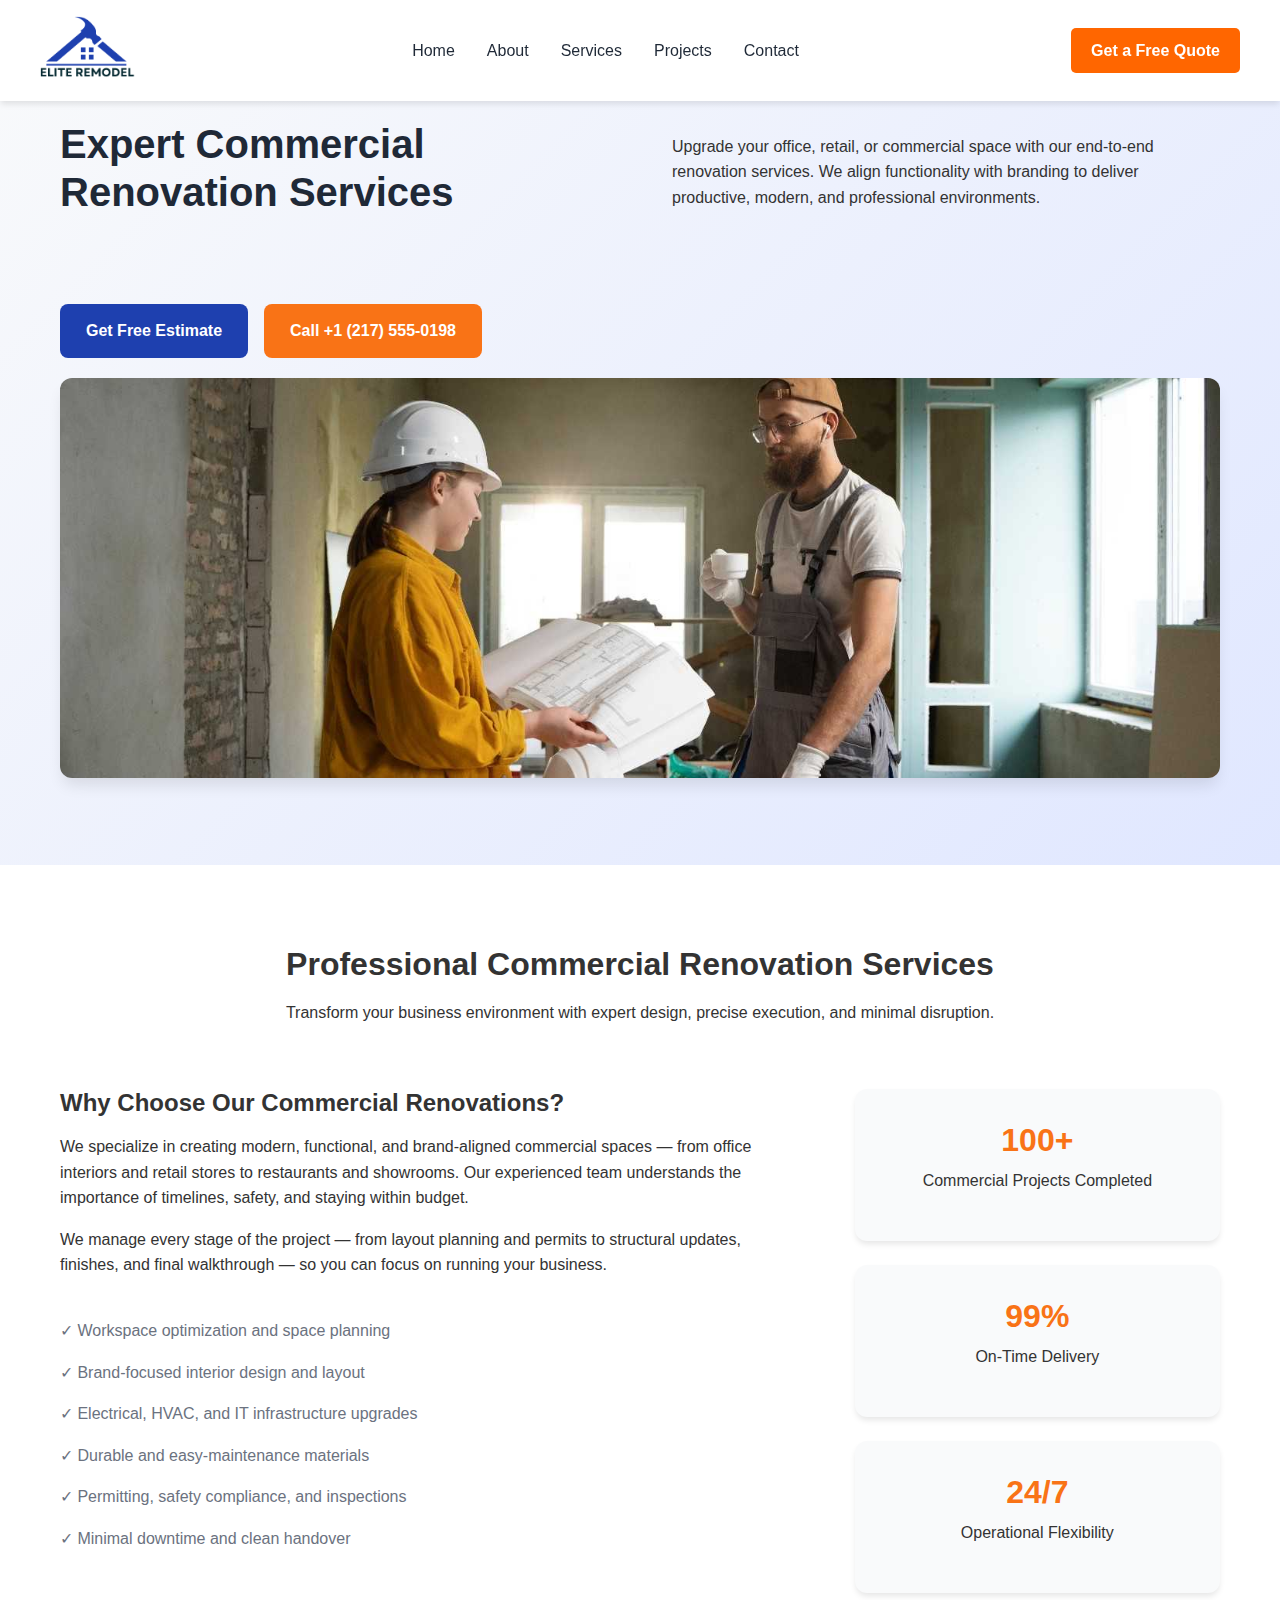
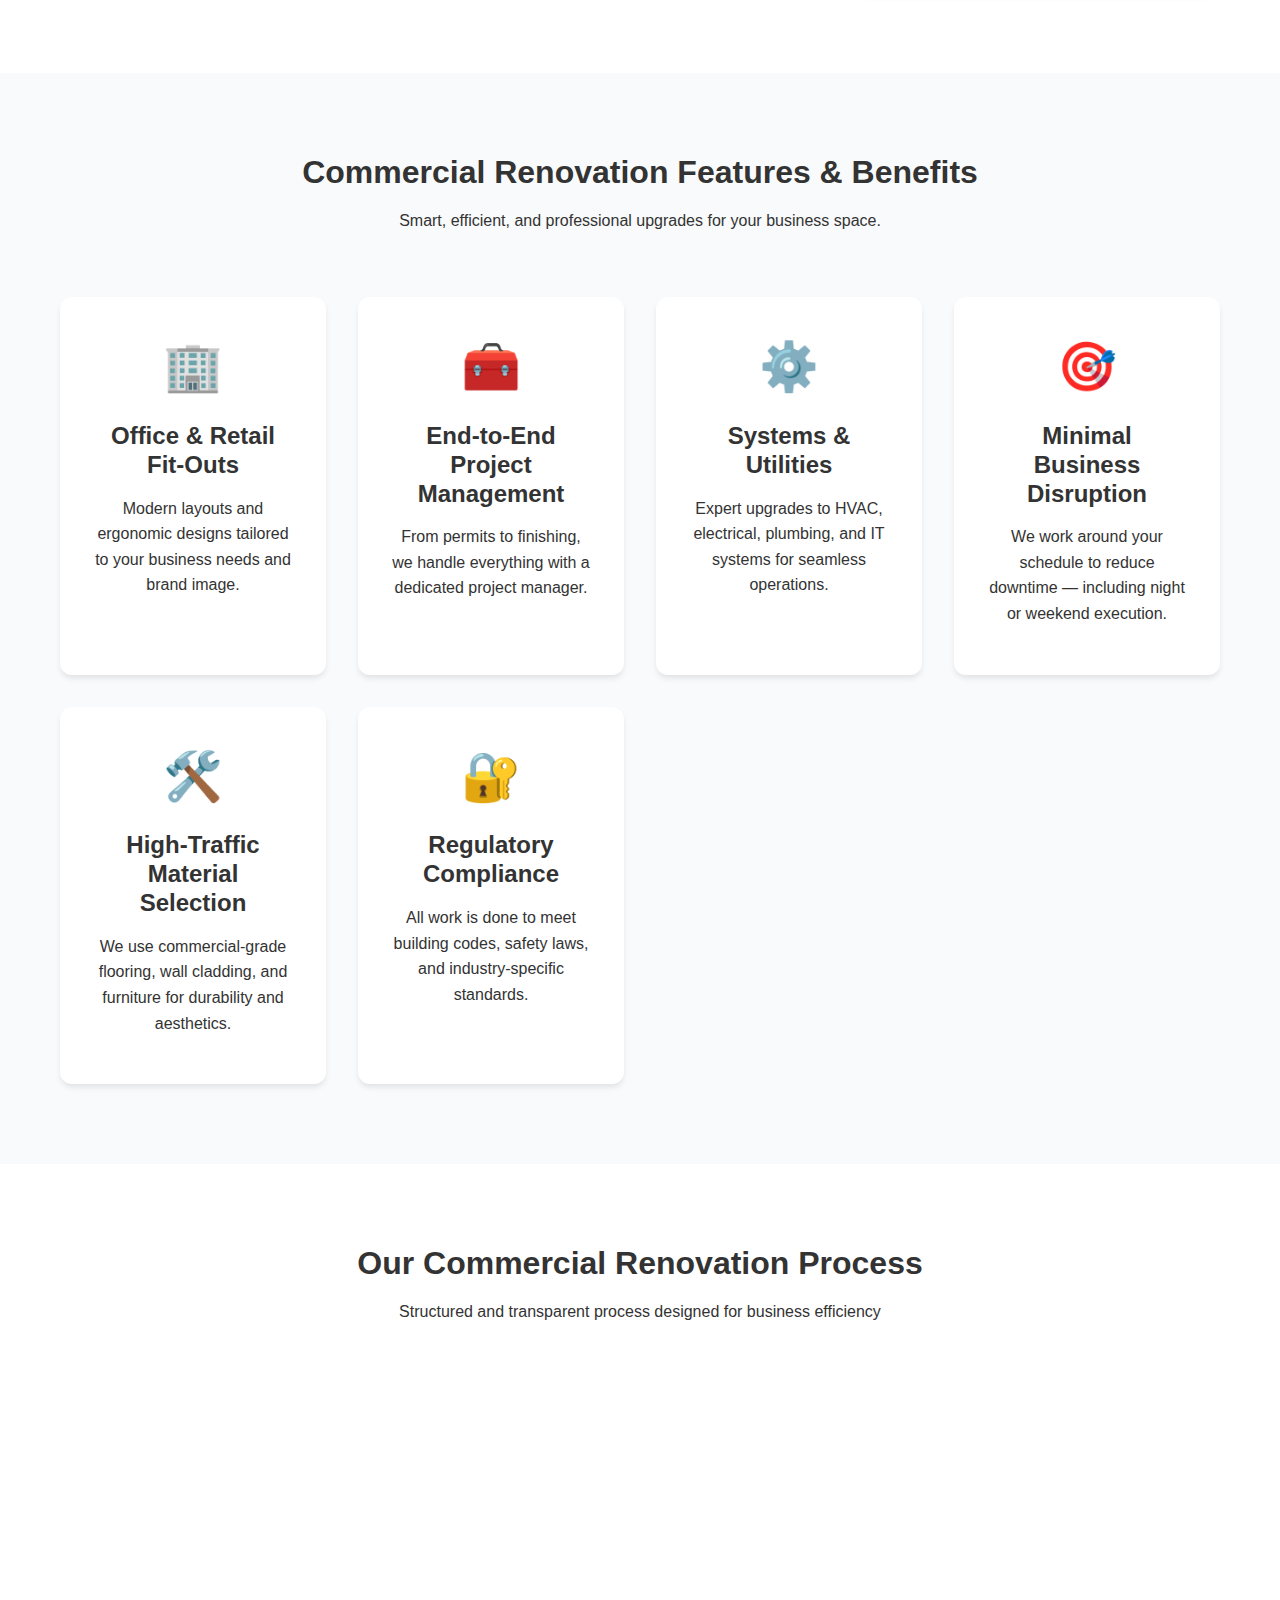
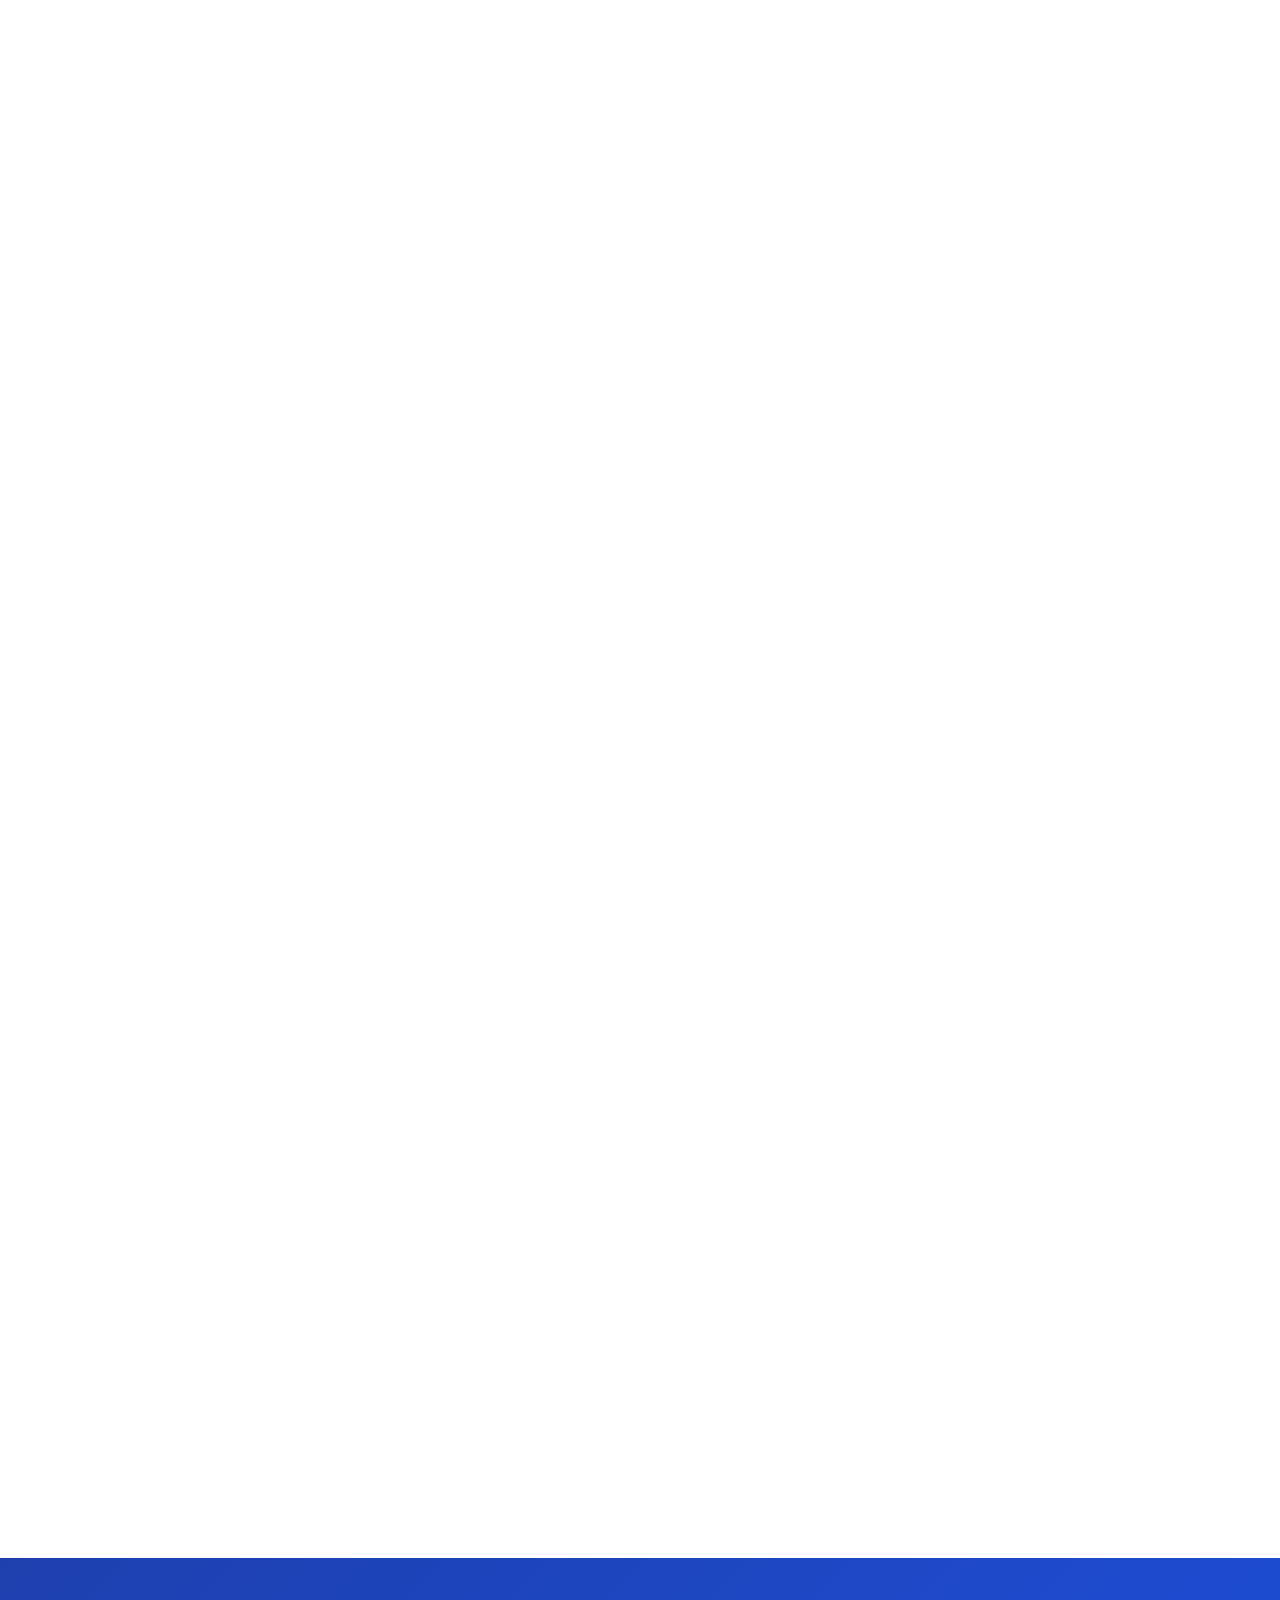
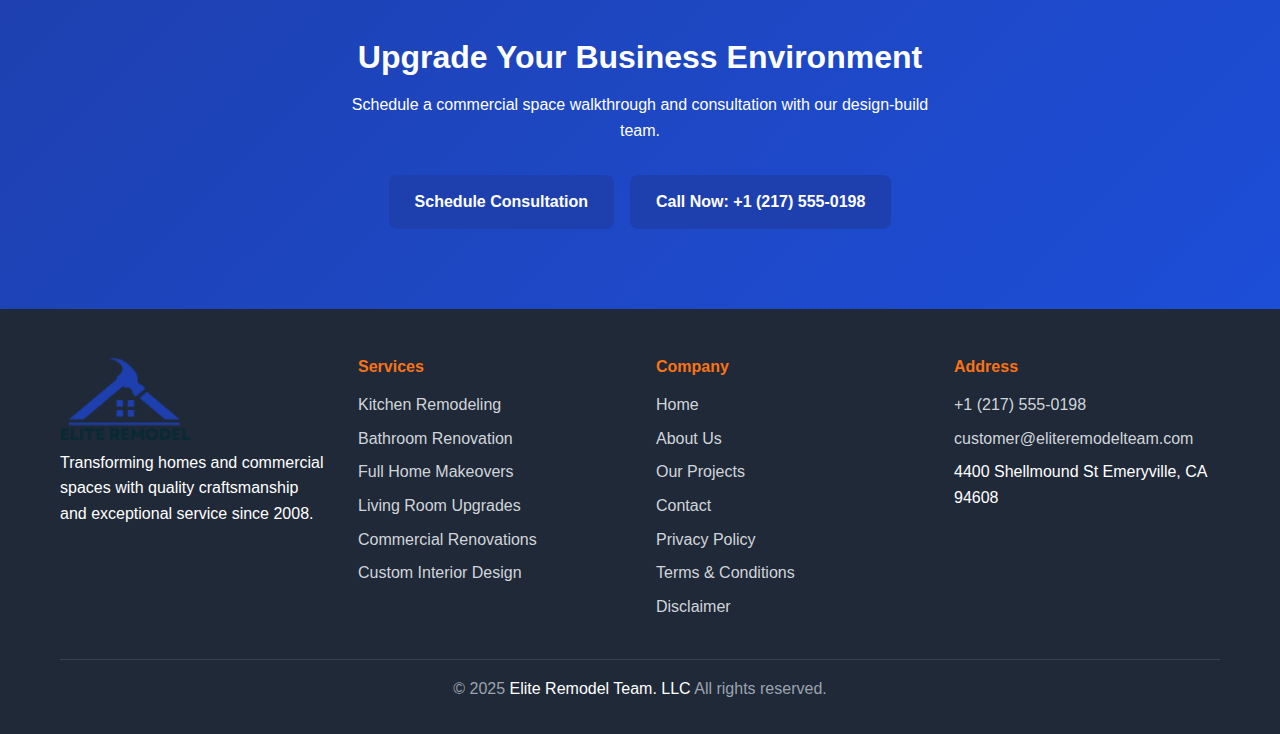
<file: commercial-renovations.html>
<!DOCTYPE html>
<html lang="en">
<head>
    <meta charset="UTF-8">
    <meta name="viewport" content="width=device-width, initial-scale=1.0">
    <title>Elite Remodel Team - Professional Home Renovation & Remodeling Services</title>
    <meta name="description" content="Professional home renovation and remodeling services. Kitchen remodeling, bathroom renovation, full home makeovers, and commercial renovations. Transform your space with Elite Remodel Team.">
    <meta name="keywords" content="home renovation, remodeling, kitchen remodeling, bathroom renovation, home makeover, commercial renovation, interior design">
    <link rel="stylesheet" href="css/styles.css">
    <link rel="shortcut icon" href="uploads/renovation.png" type="image/x-icon">
</head>
<body>
    <!-- Header -->
   <!-- Header -->
<header class="header" id="header">
    <nav class="nav container">
        <div class="nav-brand">
         <a href="index.html">   <img src="uploads/logo.png" width="80%" alt=""></a>
        </div>
        <div class="nav-menu" id="nav-menu">
            <ul class="nav-list">
                <li><a href="index.html" class="nav-link">Home</a></li>
                <li><a href="index.html#about" class="nav-link">About</a></li>
                <li><a href="index.html#services" class="nav-link">Services</a></li>
                <li><a href="index.html#projects" class="nav-link">Projects</a></li>
                <li><a href="index.html#contact" class="nav-link">Contact</a></li>
            </ul>
        </div>
        <a href="index.html#contact" style="background-color: #ff6600; color: white; padding: 10px 20px; border-radius: 5px; text-decoration: none; font-weight: bold; margin-left: 20px; white-space: nowrap;">
            Get a Free Quote
        </a>
        <div class="nav-toggle" id="nav-toggle">
            <span></span>
            <span></span>
            <span></span>
        </div>
    </nav>
</header>


<section class="service-hero">
    <div class="container">
        <div class="service-hero-content">
            <h1>Expert Commercial Renovation Services</h1>
            <p>Upgrade your office, retail, or commercial space with our end-to-end renovation services. We align functionality with branding to deliver productive, modern, and professional environments.</p>
            <div class="hero-buttons">
                <a href="index.html#contact" class="btn btn-primary">Get Free Estimate</a>
                <a href="tel:+1 (217) 555-0198" class="btn btn-secondary">Call +1 (217) 555-0198</a>
            </div>
        </div>
        <div class="service-hero-image" style="margin-top: 20px;">
            <img src="uploads/commercial.jpg" alt="Modern commercial space renovation">
        </div>
    </div>
</section>


<section class="service-overview">
    <div class="container">
        <div class="section-header">
            <h2>Professional Commercial Renovation Services</h2>
            <p>Transform your business environment with expert design, precise execution, and minimal disruption.</p>
        </div>
        <div class="overview-content">
            <div class="overview-text">
                <h3>Why Choose Our Commercial Renovations?</h3>
                <p>We specialize in creating modern, functional, and brand-aligned commercial spaces — from office interiors and retail stores to restaurants and showrooms. Our experienced team understands the importance of timelines, safety, and staying within budget.</p>
                <p>We manage every stage of the project — from layout planning and permits to structural updates, finishes, and final walkthrough — so you can focus on running your business.</p>
                <ul class="feature-list">
                    <li>✓ Workspace optimization and space planning</li>
                    <li>✓ Brand-focused interior design and layout</li>
                    <li>✓ Electrical, HVAC, and IT infrastructure upgrades</li>
                    <li>✓ Durable and easy-maintenance materials</li>
                    <li>✓ Permitting, safety compliance, and inspections</li>
                    <li>✓ Minimal downtime and clean handover</li>
                </ul>
            </div>
            <div class="overview-stats">
                <div class="stat-card">
                    <h4>100+</h4>
                    <p>Commercial Projects Completed</p>
                </div>
                <div class="stat-card">
                    <h4>99%</h4>
                    <p>On-Time Delivery</p>
                </div>
                <div class="stat-card">
                    <h4>24/7</h4>
                    <p>Operational Flexibility</p>
                </div>
            </div>
        </div>
    </div>
</section>

<!-- Service Features -->
<section class="service-features">
    <div class="container">
        <div class="section-header">
            <h2>Commercial Renovation Features & Benefits</h2>
            <p>Smart, efficient, and professional upgrades for your business space.</p>
        </div>
        <div class="features-grid">
            <div class="feature-card">
                <div class="feature-icon">🏢</div>
                <h3>Office & Retail Fit-Outs</h3>
                <p>Modern layouts and ergonomic designs tailored to your business needs and brand image.</p>
            </div>
            <div class="feature-card">
                <div class="feature-icon">🧰</div>
                <h3>End-to-End Project Management</h3>
                <p>From permits to finishing, we handle everything with a dedicated project manager.</p>
            </div>
            <div class="feature-card">
                <div class="feature-icon">⚙️</div>
                <h3>Systems & Utilities</h3>
                <p>Expert upgrades to HVAC, electrical, plumbing, and IT systems for seamless operations.</p>
            </div>
            <div class="feature-card">
                <div class="feature-icon">🎯</div>
                <h3>Minimal Business Disruption</h3>
                <p>We work around your schedule to reduce downtime — including night or weekend execution.</p>
            </div>
            <div class="feature-card">
                <div class="feature-icon">🛠️</div>
                <h3>High-Traffic Material Selection</h3>
                <p>We use commercial-grade flooring, wall cladding, and furniture for durability and aesthetics.</p>
            </div>
            <div class="feature-card">
                <div class="feature-icon">🔐</div>
                <h3>Regulatory Compliance</h3>
                <p>All work is done to meet building codes, safety laws, and industry-specific standards.</p>
            </div>
        </div>
    </div>
</section>

<!-- Process Section -->
<section class="service-process">
    <div class="container">
        <div class="section-header">
            <h2>Our Commercial Renovation Process</h2>
            <p>Structured and transparent process designed for business efficiency</p>
        </div>
        <div class="process-timeline">
            <div class="process-step">
                <div class="step-number">1</div>
                <div class="step-content">
                    <h3>Site Evaluation</h3>
                    <p>We assess your existing space, brand identity, goals, and technical requirements.</p>
                    <span class="step-duration">Week 1</span>
                </div>
            </div>
            <div class="process-step">
                <div class="step-number">2</div>
                <div class="step-content">
                    <h3>Design & Planning</h3>
                    <p>Design presentations, material selection, and detailed scheduling for minimum disruption.</p>
                    <span class="step-duration">Week 2-3</span>
                </div>
            </div>
            <div class="process-step">
                <div class="step-number">3</div>
                <div class="step-content">
                    <h3>Approvals & Permits</h3>
                    <p>All necessary regulatory approvals and commercial compliance documents are secured.</p>
                    <span class="step-duration">Week 3-4</span>
                </div>
            </div>
            <div class="process-step">
                <div class="step-number">4</div>
                <div class="step-content">
                    <h3>Renovation & Execution</h3>
                    <p>Full execution including demolition, flooring, ceilings, system upgrades, and interiors.</p>
                    <span class="step-duration">Week 5-7</span>
                </div>
            </div>
            <div class="process-step">
                <div class="step-number">5</div>
                <div class="step-content">
                    <h3>Final Testing & Handover</h3>
                    <p>We test all systems, ensure safety checks, and deliver the finished space ready for use.</p>
                    <span class="step-duration">Week 8</span>
                </div>
            </div>
        </div>
    </div>
</section>


<!-- CTA Section -->
<section class="service-cta">
    <div class="container">
        <div class="cta-content">
            <h2>Upgrade Your Business Environment</h2>
            <p>Schedule a commercial space walkthrough and consultation with our design-build team.</p>
            <div class="cta-buttons">
                <a href="../index.html#contact" class="btn btn-primary">Schedule Consultation</a>
                <a href="tel:+1 (217) 555-0198" class="btn btn-primary">Call Now: +1 (217) 555-0198</a>
            </div>
        </div>
    </div>
</section>








  <footer class="footer">
        <div class="container">
            <div class="footer-content">
                <div class="footer-section">
                   <a href="index.html">  <img src="uploads/logo.png" width="50%" alt="">
                     </a>
                     
                    <p>Transforming homes and commercial spaces with quality craftsmanship and exceptional service since 2008.</p>
                   
                </div>
                <div class="footer-section">
                    <h4>Services</h4>
                    <ul>
                        <li><a href="kitchen-remodeling.html">Kitchen Remodeling</a></li>
                        <li><a href="bathroom-renovation.html">Bathroom Renovation</a></li>
                        <li><a href="full-home-makeovers.html">Full Home Makeovers</a></li>
                        <li><a href="living-room-upgrades.html">Living Room Upgrades</a></li>
                        <li><a href="commercial-renovations.html">Commercial Renovations</a></li>
                        <li><a href="custom-interior-design.html">Custom Interior Design</a></li>
                    </ul>
                </div>
                <div class="footer-section">
                    <h4>Company</h4>
                    <ul> <li><a href="index.html">Home</a></li>
                        <li><a href="index.html#about">About Us</a></li>
                        <li><a href="index.html#projects">Our Projects</a></li>
                        <li><a href="index.html#contact">Contact</a></li>
                        <li><a href="privacy-policy.html">Privacy Policy</a></li>
                        <li><a href="terms-conditions.html">Terms & Conditions</a></li>
                        <li><a href="disclaimer.html">Disclaimer</a></li>
                    </ul>
                </div>
                <div class="footer-section">
                     <h4>Address</h4>
                    <div class="footer-contact">
                        <p><a href="tel:+1 (217) 555-0198">+1 (217) 555-0198</a></p>
                         <p><a href="mailto:customer@eliteremodelteam.com">customer@eliteremodelteam.com</a></p>
                        <p>4400 Shellmound St Emeryville, CA 94608</p>
                    </div>
                </div>
            </div>
            <div class="footer-bottom">
                <p>&copy; 2025 <a href="index.html" style="text-decoration: none; color: #fff;">Elite Remodel Team. LLC</a> All rights reserved.</p>
            </div>
        </div>
    </footer>

    <script src="../js/main.js"></script>
    <style>
        .service-hero {
            padding: 120px 0 80px;
            background: linear-gradient(135deg, var(--background-light) 0%, #E0E7FF 100%);
        }

        .service-hero-content {
            display: grid;
            grid-template-columns: 1fr 1fr;
            gap: 4rem;
            align-items: center;
        }

        .service-hero h1 {
            font-size: 2.5rem;
            color: var(--text-dark);
            margin-bottom: 1.5rem;
        }

        .service-hero-image img {
            width: 100%;
            height: 400px;
            object-fit: cover;
            border-radius: 12px;
            box-shadow: var(--shadow-lg);
        }

        .service-overview {
            padding: 80px 0;
            background-color: var(--white);
        }

        .overview-content {
            display: grid;
            grid-template-columns: 2fr 1fr;
            gap: 4rem;
            align-items: flex-start;
        }

        .feature-list {
            list-style: none;
            margin-top: 2rem;
        }

        .feature-list li {
            padding: 0.5rem 0;
            color: var(--text-light);
        }

        .overview-stats {
            display: grid;
            gap: 1.5rem;
        }

        .stat-card {
            background-color: var(--background-light);
            padding: 2rem;
            border-radius: 12px;
            text-align: center;
            box-shadow: var(--shadow);
        }

        .stat-card h4 {
            font-size: 2rem;
            color: var(--secondary-color);
            margin-bottom: 0.5rem;
        }

        .service-features {
            padding: 80px 0;
            background-color: var(--background-light);
        }

        .feature-card {
            background-color: var(--white);
            padding: 2rem;
            border-radius: 12px;
            text-align: center;
            box-shadow: var(--shadow);
            transition: transform 0.3s ease;
        }

        .feature-card:hover {
            transform: translateY(-5px);
        }

        .feature-icon {
            font-size: 3rem;
            margin-bottom: 1rem;
        }

        .service-process {
            padding: 80px 0;
            background-color: var(--white);
        }

        .process-timeline {
            max-width: 800px;
            margin: 0 auto;
        }

        .process-step {
            display: grid;
            grid-template-columns: auto 1fr;
            gap: 2rem;
            margin-bottom: 3rem;
            align-items: flex-start;
        }

        .step-content {
            background-color: var(--background-light);
            padding: 2rem;
            border-radius: 12px;
            box-shadow: var(--shadow);
        }

        .step-duration {
            background-color: var(--secondary-color);
            color: var(--white);
            padding: 0.5rem 1rem;
            border-radius: 20px;
            font-size: 0.9rem;
            font-weight: 600;
            display: inline-block;
            margin-top: 1rem;
        }

        .service-portfolio {
            padding: 80px 0;
            background-color: var(--background-light);
        }

        .portfolio-grid {
            display: grid;
            grid-template-columns: repeat(auto-fit, minmax(300px, 1fr));
            gap: 2rem;
        }

        .portfolio-item {
            position: relative;
            border-radius: 12px;
            overflow: hidden;
            box-shadow: var(--shadow);
            transition: transform 0.3s ease;
        }

        .portfolio-item:hover {
            transform: scale(1.05);
        }

        .portfolio-item img {
            width: 100%;
            height: 250px;
            object-fit: cover;
        }

        .portfolio-overlay {
            position: absolute;
            bottom: 0;
            left: 0;
            right: 0;
            background: linear-gradient(transparent, rgba(0, 0, 0, 0.8));
            color: var(--white);
            padding: 2rem;
        }

        .service-cta {
            padding: 80px 0;
            background: linear-gradient(135deg, var(--primary-color), #1D4ED8);
            color: var(--white);
        }

        .cta-content {
            text-align: center;
            max-width: 600px;
            margin: 0 auto;
        }

        .cta-content h2 {
            color: var(--white);
            margin-bottom: 1rem;
        }

        .cta-buttons {
            display: flex;
            gap: 1rem;
            justify-content: center;
            flex-wrap: wrap;
            margin-top: 2rem;
        }

        @media (max-width: 768px) {
            .service-hero-content,
            .overview-content {
                grid-template-columns: 1fr;
                text-align: center;
            }

            .service-hero h1 {
                font-size: 2rem;
            }

            .process-step {
                grid-template-columns: 1fr;
                text-align: center;
            }

            .cta-buttons {
                flex-direction: column;
                align-items: center;
            }
        }
    </style>
</body>
</html>
</file>
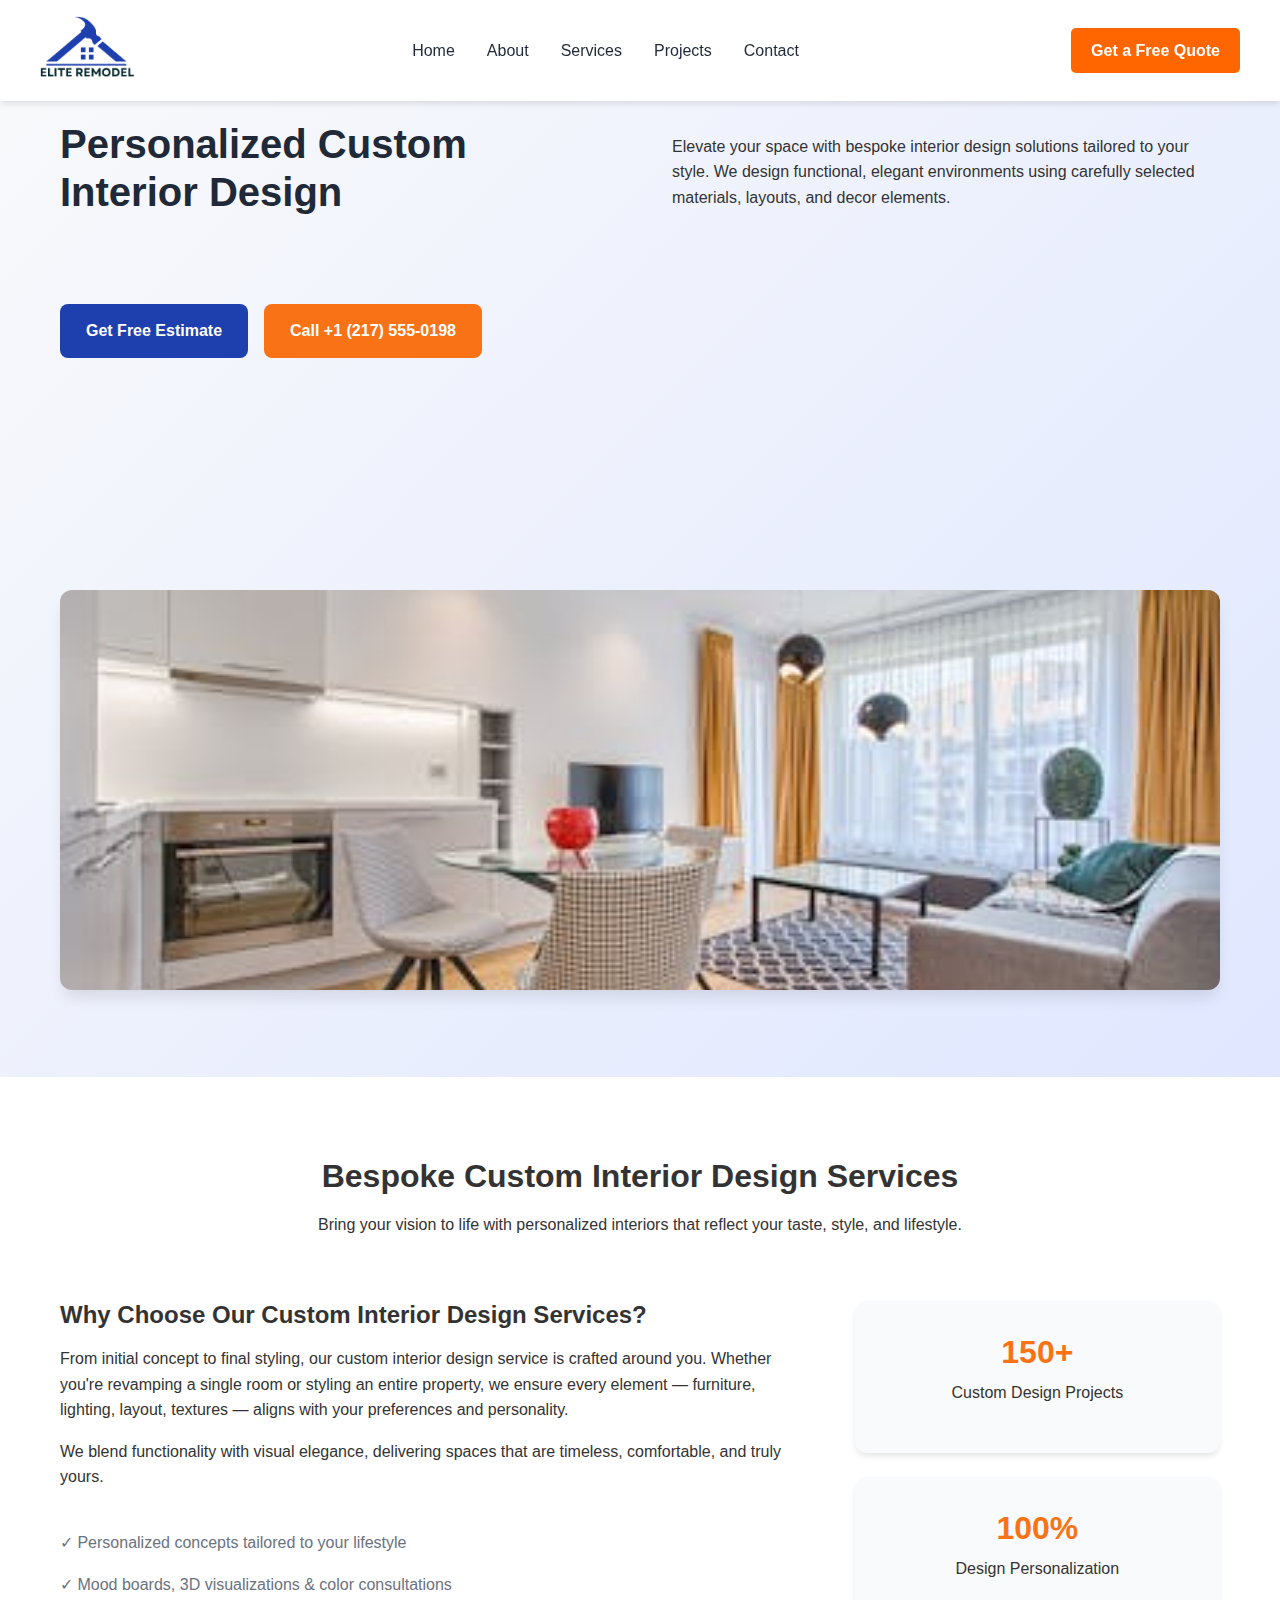
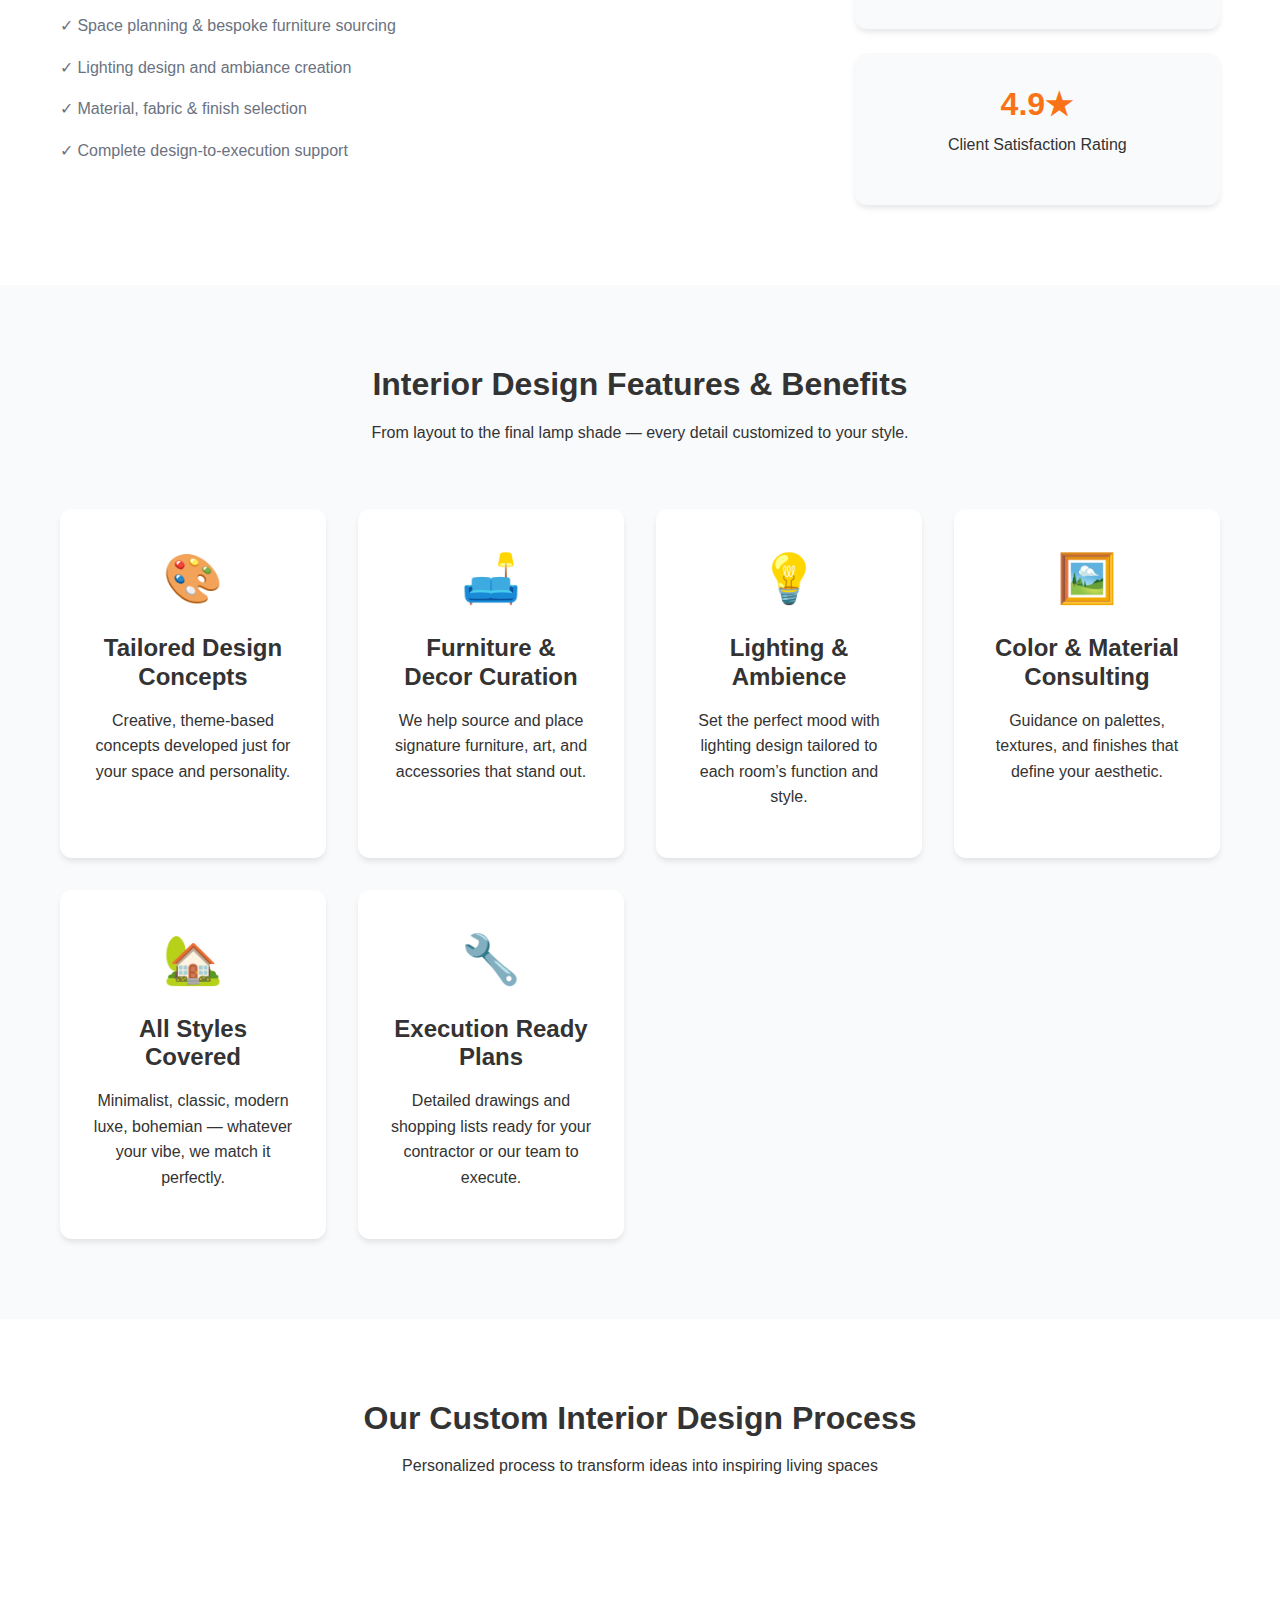
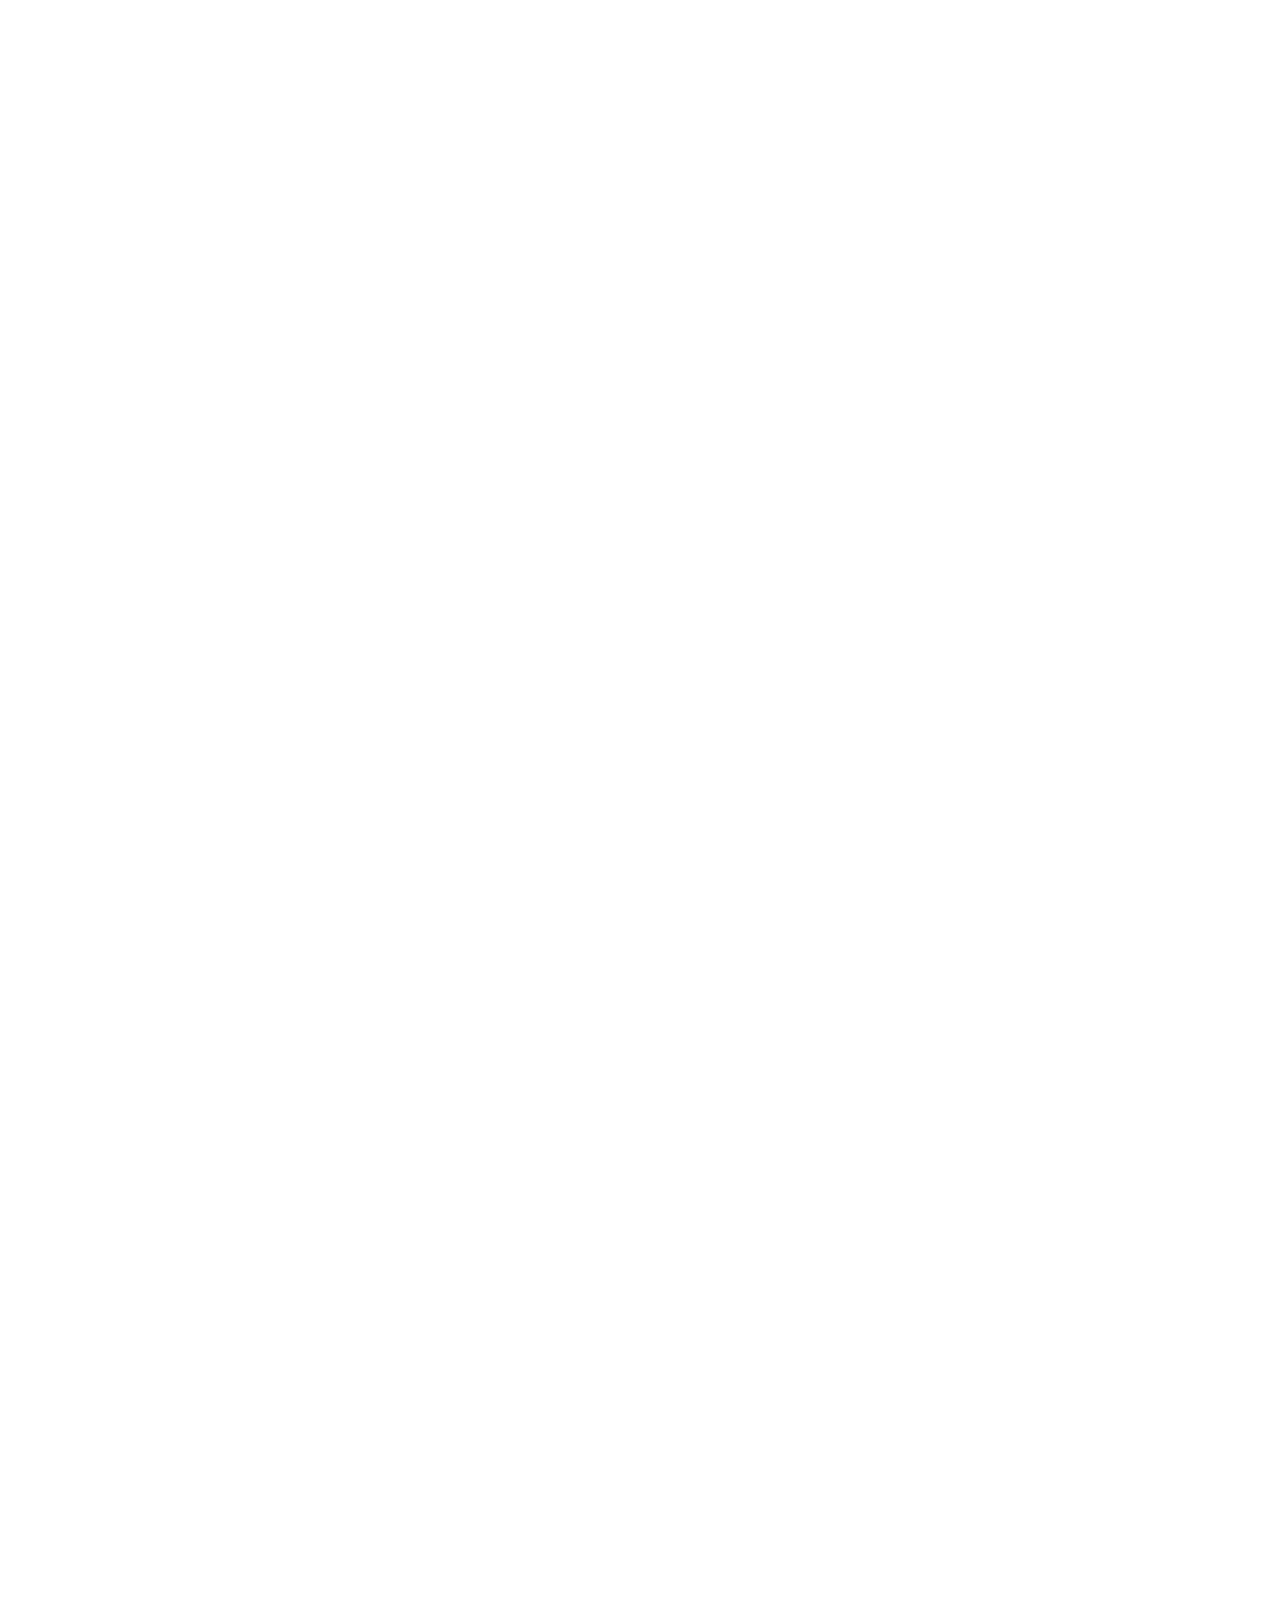
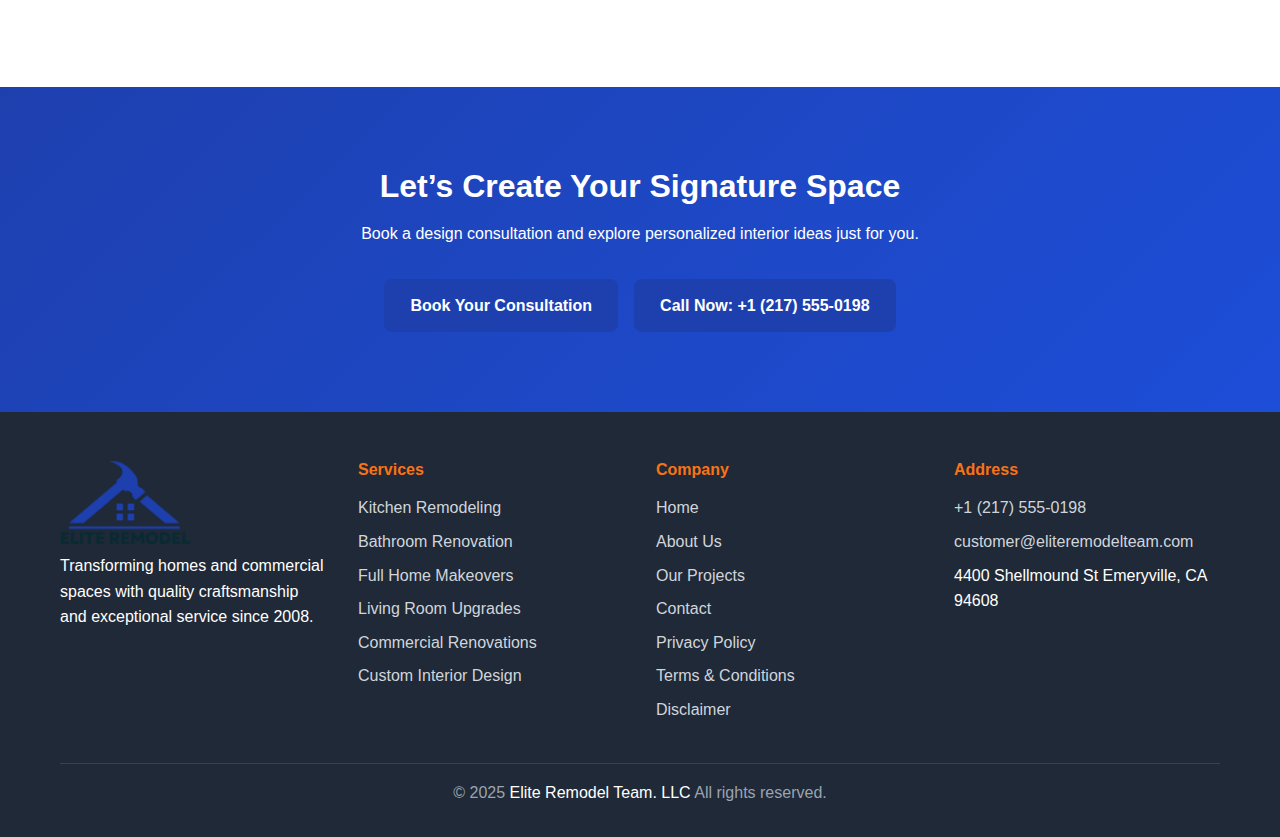
<file: custom-interior-design.html>
<!DOCTYPE html>
<html lang="en">
<head>
    <meta charset="UTF-8">
    <meta name="viewport" content="width=device-width, initial-scale=1.0">
    <title>Elite Remodel Team - Professional Home Renovation & Remodeling Services</title>
    <meta name="description" content="Professional home renovation and remodeling services. Kitchen remodeling, bathroom renovation, full home makeovers, and commercial renovations. Transform your space with Elite Remodel Team.">
    <meta name="keywords" content="home renovation, remodeling, kitchen remodeling, bathroom renovation, home makeover, commercial renovation, interior design">
    <link rel="stylesheet" href="css/styles.css">
    <link rel="shortcut icon" href="uploads/renovation.png" type="image/x-icon">
</head>
<body>
    
   <!-- Header -->
<header class="header" id="header">
    <nav class="nav container">
        <div class="nav-brand">
         <a href="index.html">   <img src="uploads/logo.png" width="80%" alt=""></a>
        </div>
        <div class="nav-menu" id="nav-menu">
            <ul class="nav-list">
                <li><a href="index.html" class="nav-link">Home</a></li>
                <li><a href="index.html#about" class="nav-link">About</a></li>
                <li><a href="index.html#services" class="nav-link">Services</a></li>
                <li><a href="index.html#projects" class="nav-link">Projects</a></li>
                <li><a href="index.html#contact" class="nav-link">Contact</a></li>
            </ul>
        </div>
        <a href="index.html#contact" style="background-color: #ff6600; color: white; padding: 10px 20px; border-radius: 5px; text-decoration: none; font-weight: bold; margin-left: 20px; white-space: nowrap;">
            Get a Free Quote
        </a>
        <div class="nav-toggle" id="nav-toggle">
            <span></span>
            <span></span>
            <span></span>
        </div>
    </nav>
</header>

<section class="service-hero">
    <div class="container">
        <div class="service-hero-content">
            <h1>Personalized Custom Interior Design</h1>
            <p>Elevate your space with bespoke interior design solutions tailored to your style. We design functional, elegant environments using carefully selected materials, layouts, and decor elements.</p>
            <div class="hero-buttons">
                <a href="index.html#contact" class="btn btn-primary">Get Free Estimate</a>
                <a href="tel:+1 (217) 555-0198" class="btn btn-secondary">Call +1 (217) 555-0198</a>
            </div>
        </div>
        <div class="service-hero-image" style="margin-top: 20%;">
            <img src="uploads/custom-intorir.jpeg" alt="Custom interior design living space">
        </div>
    </div>
</section>



<section class="service-overview">
    <div class="container">
        <div class="section-header">
            <h2>Bespoke Custom Interior Design Services</h2>
            <p>Bring your vision to life with personalized interiors that reflect your taste, style, and lifestyle.</p>
        </div>
        <div class="overview-content">
            <div class="overview-text">
                <h3>Why Choose Our Custom Interior Design Services?</h3>
                <p>From initial concept to final styling, our custom interior design service is crafted around you. Whether you're revamping a single room or styling an entire property, we ensure every element — furniture, lighting, layout, textures — aligns with your preferences and personality.</p>
                <p>We blend functionality with visual elegance, delivering spaces that are timeless, comfortable, and truly yours.</p>
                <ul class="feature-list">
                    <li>✓ Personalized concepts tailored to your lifestyle</li>
                    <li>✓ Mood boards, 3D visualizations & color consultations</li>
                    <li>✓ Space planning & bespoke furniture sourcing</li>
                    <li>✓ Lighting design and ambiance creation</li>
                    <li>✓ Material, fabric & finish selection</li>
                    <li>✓ Complete design-to-execution support</li>
                </ul>
            </div>
            <div class="overview-stats">
                <div class="stat-card">
                    <h4>150+</h4>
                    <p>Custom Design Projects</p>
                </div>
                <div class="stat-card">
                    <h4>100%</h4>
                    <p>Design Personalization</p>
                </div>
                <div class="stat-card">
                    <h4>4.9★</h4>
                    <p>Client Satisfaction Rating</p>
                </div>
            </div>
        </div>
    </div>
</section>

<!-- Service Features -->
<section class="service-features">
    <div class="container">
        <div class="section-header">
            <h2>Interior Design Features & Benefits</h2>
            <p>From layout to the final lamp shade — every detail customized to your style.</p>
        </div>
        <div class="features-grid">
            <div class="feature-card">
                <div class="feature-icon">🎨</div>
                <h3>Tailored Design Concepts</h3>
                <p>Creative, theme-based concepts developed just for your space and personality.</p>
            </div>
            <div class="feature-card">
                <div class="feature-icon">🛋️</div>
                <h3>Furniture & Decor Curation</h3>
                <p>We help source and place signature furniture, art, and accessories that stand out.</p>
            </div>
            <div class="feature-card">
                <div class="feature-icon">💡</div>
                <h3>Lighting & Ambience</h3>
                <p>Set the perfect mood with lighting design tailored to each room’s function and style.</p>
            </div>
            <div class="feature-card">
                <div class="feature-icon">🖼️</div>
                <h3>Color & Material Consulting</h3>
                <p>Guidance on palettes, textures, and finishes that define your aesthetic.</p>
            </div>
            <div class="feature-card">
                <div class="feature-icon">🏡</div>
                <h3>All Styles Covered</h3>
                <p>Minimalist, classic, modern luxe, bohemian — whatever your vibe, we match it perfectly.</p>
            </div>
            <div class="feature-card">
                <div class="feature-icon">🔧</div>
                <h3>Execution Ready Plans</h3>
                <p>Detailed drawings and shopping lists ready for your contractor or our team to execute.</p>
            </div>
        </div>
    </div>
</section>

<!-- Process Section -->
<section class="service-process">
    <div class="container">
        <div class="section-header">
            <h2>Our Custom Interior Design Process</h2>
            <p>Personalized process to transform ideas into inspiring living spaces</p>
        </div>
        <div class="process-timeline">
            <div class="process-step">
                <div class="step-number">1</div>
                <div class="step-content">
                    <h3>Design Discovery</h3>
                    <p>We understand your preferences, lifestyle, space usage, and inspiration references.</p>
                    <span class="step-duration">Week 1</span>
                </div>
            </div>
            <div class="process-step">
                <div class="step-number">2</div>
                <div class="step-content">
                    <h3>Concept Design</h3>
                    <p>We present mood boards, layout ideas, and 3D previews tailored to your vision.</p>
                    <span class="step-duration">Week 2</span>
                </div>
            </div>
            <div class="process-step">
                <div class="step-number">3</div>
                <div class="step-content">
                    <h3>Design Development</h3>
                    <p>Finalizing layouts, material selection, furnishings, and lighting plans.</p>
                    <span class="step-duration">Week 3</span>
                </div>
            </div>
            <div class="process-step">
                <div class="step-number">4</div>
                <div class="step-content">
                    <h3>Procurement & Styling</h3>
                    <p>We help shop, source, and style all design elements — or coordinate with your vendor.</p>
                    <span class="step-duration">Week 4–5</span>
                </div>
            </div>
            <div class="process-step">
                <div class="step-number">5</div>
                <div class="step-content">
                    <h3>Final Reveal</h3>
                    <p>We walk you through your transformed space and make any final adjustments needed.</p>
                    <span class="step-duration">Week 6</span>
                </div>
            </div>
        </div>
    </div>
</section>



<!-- CTA Section -->
<section class="service-cta">
    <div class="container">
        <div class="cta-content">
            <h2>Let’s Create Your Signature Space</h2>
            <p>Book a design consultation and explore personalized interior ideas just for you.</p>
            <div class="cta-buttons">
                <a href="index.html#contact" class="btn btn-primary">Book Your Consultation</a>
                <a href="tel:+1 (217) 555-0198" class="btn btn-primary">Call Now: +1 (217) 555-0198</a>
            </div>
        </div>
    </div>
</section>









  <footer class="footer">
        <div class="container">
            <div class="footer-content">
                <div class="footer-section">
                   <a href="index.html">  <img src="uploads/logo.png" width="50%" alt="">
                     </a>
                     
                    <p>Transforming homes and commercial spaces with quality craftsmanship and exceptional service since 2008.</p>
                   
                </div>
                <div class="footer-section">
                    <h4>Services</h4>
                    <ul>
                        <li><a href="kitchen-remodeling.html">Kitchen Remodeling</a></li>
                        <li><a href="bathroom-renovation.html">Bathroom Renovation</a></li>
                        <li><a href="full-home-makeovers.html">Full Home Makeovers</a></li>
                        <li><a href="living-room-upgrades.html">Living Room Upgrades</a></li>
                        <li><a href="commercial-renovations.html">Commercial Renovations</a></li>
                        <li><a href="custom-interior-design.html">Custom Interior Design</a></li>
                    </ul>
                </div>
                <div class="footer-section">
                    <h4>Company</h4>
                    <ul> <li><a href="index.html">Home</a></li>
                        <li><a href="index.html#about">About Us</a></li>
                        <li><a href="index.html#projects">Our Projects</a></li>
                        <li><a href="index.html#contact">Contact</a></li>
                        <li><a href="privacy-policy.html">Privacy Policy</a></li>
                        <li><a href="terms-conditions.html">Terms & Conditions</a></li>
                        <li><a href="disclaimer.html">Disclaimer</a></li>
                    </ul>
                </div>
                <div class="footer-section">
                     <h4>Address</h4>
                    <div class="footer-contact">
                        <p><a href="tel:+1 (217) 555-0198">+1 (217) 555-0198</a></p>
                         <p><a href="mailto:customer@eliteremodelteam.com">customer@eliteremodelteam.com</a></p>
                        <p>4400 Shellmound St Emeryville, CA 94608</p>
                    </div>
                </div>
            </div>
            <div class="footer-bottom">
                <p>&copy; 2025 <a href="index.html" style="text-decoration: none; color: #fff;">Elite Remodel Team. LLC</a> All rights reserved.</p>
            </div>
        </div>
    </footer>

    <script src="../js/main.js"></script>
    <style>
        .service-hero {
            padding: 120px 0 80px;
            background: linear-gradient(135deg, var(--background-light) 0%, #E0E7FF 100%);
        }

        .service-hero-content {
            display: grid;
            grid-template-columns: 1fr 1fr;
            gap: 4rem;
            align-items: center;
        }

        .service-hero h1 {
            font-size: 2.5rem;
            color: var(--text-dark);
            margin-bottom: 1.5rem;
        }

        .service-hero-image img {
            width: 100%;
            height: 400px;
            object-fit: cover;
            border-radius: 12px;
            box-shadow: var(--shadow-lg);
        }

        .service-overview {
            padding: 80px 0;
            background-color: var(--white);
        }

        .overview-content {
            display: grid;
            grid-template-columns: 2fr 1fr;
            gap: 4rem;
            align-items: flex-start;
        }

        .feature-list {
            list-style: none;
            margin-top: 2rem;
        }

        .feature-list li {
            padding: 0.5rem 0;
            color: var(--text-light);
        }

        .overview-stats {
            display: grid;
            gap: 1.5rem;
        }

        .stat-card {
            background-color: var(--background-light);
            padding: 2rem;
            border-radius: 12px;
            text-align: center;
            box-shadow: var(--shadow);
        }

        .stat-card h4 {
            font-size: 2rem;
            color: var(--secondary-color);
            margin-bottom: 0.5rem;
        }

        .service-features {
            padding: 80px 0;
            background-color: var(--background-light);
        }

        .feature-card {
            background-color: var(--white);
            padding: 2rem;
            border-radius: 12px;
            text-align: center;
            box-shadow: var(--shadow);
            transition: transform 0.3s ease;
        }

        .feature-card:hover {
            transform: translateY(-5px);
        }

        .feature-icon {
            font-size: 3rem;
            margin-bottom: 1rem;
        }

        .service-process {
            padding: 80px 0;
            background-color: var(--white);
        }

        .process-timeline {
            max-width: 800px;
            margin: 0 auto;
        }

        .process-step {
            display: grid;
            grid-template-columns: auto 1fr;
            gap: 2rem;
            margin-bottom: 3rem;
            align-items: flex-start;
        }

        .step-content {
            background-color: var(--background-light);
            padding: 2rem;
            border-radius: 12px;
            box-shadow: var(--shadow);
        }

        .step-duration {
            background-color: var(--secondary-color);
            color: var(--white);
            padding: 0.5rem 1rem;
            border-radius: 20px;
            font-size: 0.9rem;
            font-weight: 600;
            display: inline-block;
            margin-top: 1rem;
        }

        .service-portfolio {
            padding: 80px 0;
            background-color: var(--background-light);
        }

        .portfolio-grid {
            display: grid;
            grid-template-columns: repeat(auto-fit, minmax(300px, 1fr));
            gap: 2rem;
        }

        .portfolio-item {
            position: relative;
            border-radius: 12px;
            overflow: hidden;
            box-shadow: var(--shadow);
            transition: transform 0.3s ease;
        }

        .portfolio-item:hover {
            transform: scale(1.05);
        }

        .portfolio-item img {
            width: 100%;
            height: 250px;
            object-fit: cover;
        }

        .portfolio-overlay {
            position: absolute;
            bottom: 0;
            left: 0;
            right: 0;
            background: linear-gradient(transparent, rgba(0, 0, 0, 0.8));
            color: var(--white);
            padding: 2rem;
        }

        .service-cta {
            padding: 80px 0;
            background: linear-gradient(135deg, var(--primary-color), #1D4ED8);
            color: var(--white);
        }

        .cta-content {
            text-align: center;
            max-width: 600px;
            margin: 0 auto;
        }

        .cta-content h2 {
            color: var(--white);
            margin-bottom: 1rem;
        }

        .cta-buttons {
            display: flex;
            gap: 1rem;
            justify-content: center;
            flex-wrap: wrap;
            margin-top: 2rem;
        }

        @media (max-width: 768px) {
            .service-hero-content,
            .overview-content {
                grid-template-columns: 1fr;
                text-align: center;
            }

            .service-hero h1 {
                font-size: 2rem;
            }

            .process-step {
                grid-template-columns: 1fr;
                text-align: center;
            }

            .cta-buttons {
                flex-direction: column;
                align-items: center;
            }
        }
    </style>
</body>
</html>
</file>
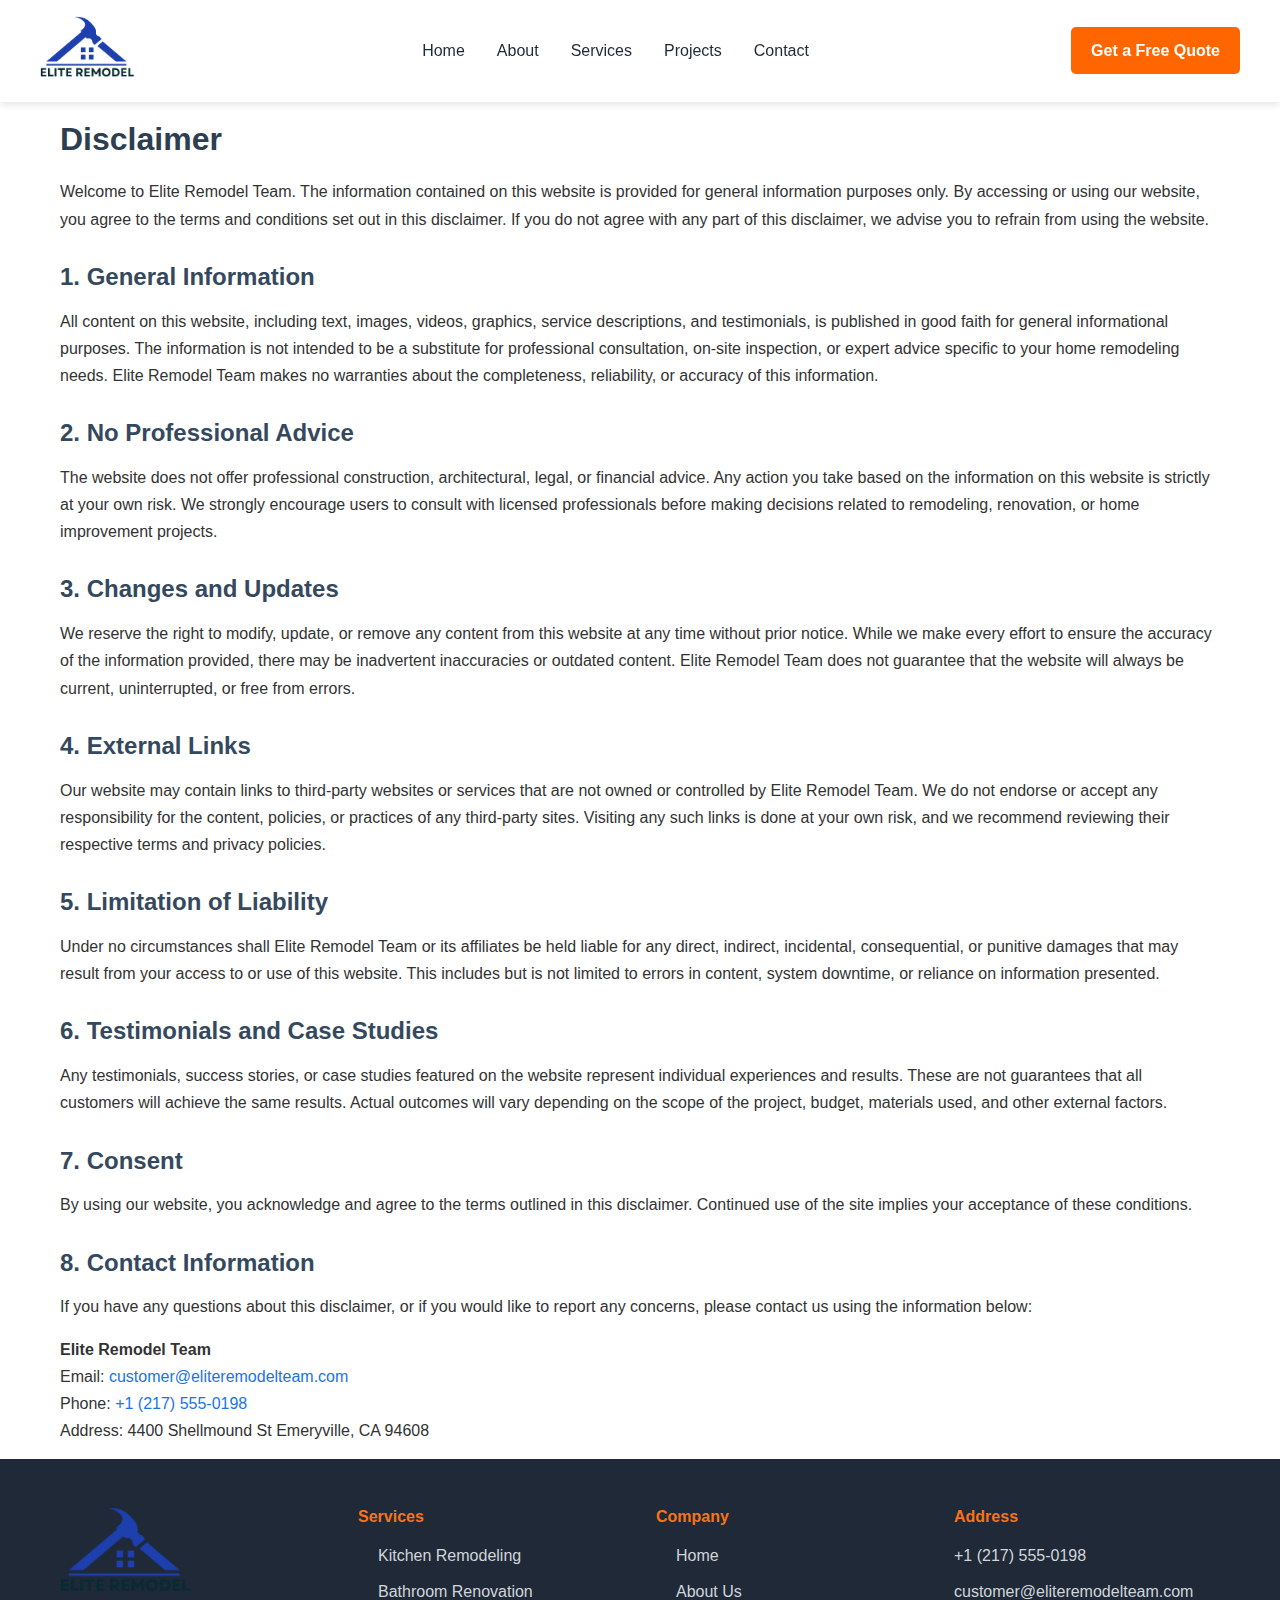
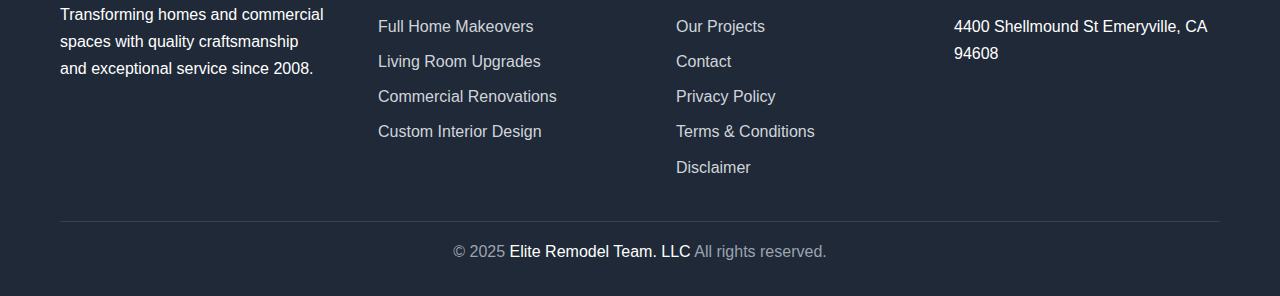
<file: disclaimer.html>
<!DOCTYPE html>
<html lang="en">
<head>
    <meta charset="UTF-8">
    <meta name="viewport" content="width=device-width, initial-scale=1.0">
    <title>Elite Remodel Team - Professional Home Renovation & Remodeling Services</title>
    <meta name="description" content="Professional home renovation and remodeling services. Kitchen remodeling, bathroom renovation, full home makeovers, and commercial renovations. Transform your space with Elite Remodel Team.">
    <meta name="keywords" content="home renovation, remodeling, kitchen remodeling, bathroom renovation, home makeover, commercial renovation, interior design">
    <link rel="stylesheet" href="css/styles.css">
    <link rel="shortcut icon" href="uploads/renovation.png" type="image/x-icon">
       <style>
        body {
            font-family: Arial, sans-serif;
            line-height: 1.7;
            /* padding: 40px 20px; */
            /* max-width: 900px; */
            /* margin: auto; */
            color: #333;
        }
        h1 {
            font-size: 32px;
            margin-bottom: 20px;
            color: #2c3e50;
        }
        h2 {
            font-size: 24px;
            margin-top: 30px;
            color: #34495e;
        }
        p {
            margin-bottom: 15px;
        }
        ul {
            margin-left: 20px;
        }
        a {
            color: #1a73e8;
            text-decoration: none;
        }
    </style>
</head>
<body>
    <!-- Header -->
   <!-- Header -->
<header class="header" id="header">
    <nav class="nav container">
        <div class="nav-brand">
         <a href="index.html">   <img src="uploads/logo.png" width="80%" alt=""></a>
        </div>
        <div class="nav-menu" id="nav-menu">
            <ul class="nav-list">
                <li><a href="index.html" class="nav-link">Home</a></li>
                <li><a href="index.html#about" class="nav-link">About</a></li>
                <li><a href="index.html#services" class="nav-link">Services</a></li>
                <li><a href="index.html#projects" class="nav-link">Projects</a></li>
                <li><a href="index.html#contact" class="nav-link">Contact</a></li>
            </ul>
        </div>
        <a href="index.html#contact" style="background-color: #ff6600; color: white; padding: 10px 20px; border-radius: 5px; text-decoration: none; font-weight: bold; margin-left: 20px; white-space: nowrap;">
            Get a Free Quote
        </a>
        <div class="nav-toggle" id="nav-toggle">
            <span></span>
            <span></span>
            <span></span>
        </div>
    </nav>
</header>
 
 
 <div class="container" style="padding-top: 120px;">
 
    <h1>Disclaimer</h1>

  <p>Welcome to Elite Remodel Team. The information contained on this website is provided for general information purposes only. By accessing or using our website, you agree to the terms and conditions set out in this disclaimer. If you do not agree with any part of this disclaimer, we advise you to refrain from using the website.</p>

  <h2>1. General Information</h2>
  <p>All content on this website, including text, images, videos, graphics, service descriptions, and testimonials, is published in good faith for general informational purposes. The information is not intended to be a substitute for professional consultation, on-site inspection, or expert advice specific to your home remodeling needs. Elite Remodel Team makes no warranties about the completeness, reliability, or accuracy of this information.</p>

  <h2>2. No Professional Advice</h2>
  <p>The website does not offer professional construction, architectural, legal, or financial advice. Any action you take based on the information on this website is strictly at your own risk. We strongly encourage users to consult with licensed professionals before making decisions related to remodeling, renovation, or home improvement projects.</p>

  <h2>3. Changes and Updates</h2>
  <p>We reserve the right to modify, update, or remove any content from this website at any time without prior notice. While we make every effort to ensure the accuracy of the information provided, there may be inadvertent inaccuracies or outdated content. Elite Remodel Team does not guarantee that the website will always be current, uninterrupted, or free from errors.</p>

  <h2>4. External Links</h2>
  <p>Our website may contain links to third-party websites or services that are not owned or controlled by Elite Remodel Team. We do not endorse or accept any responsibility for the content, policies, or practices of any third-party sites. Visiting any such links is done at your own risk, and we recommend reviewing their respective terms and privacy policies.</p>

  <h2>5. Limitation of Liability</h2>
  <p>Under no circumstances shall Elite Remodel Team or its affiliates be held liable for any direct, indirect, incidental, consequential, or punitive damages that may result from your access to or use of this website. This includes but is not limited to errors in content, system downtime, or reliance on information presented.</p>

  <h2>6. Testimonials and Case Studies</h2>
  <p>Any testimonials, success stories, or case studies featured on the website represent individual experiences and results. These are not guarantees that all customers will achieve the same results. Actual outcomes will vary depending on the scope of the project, budget, materials used, and other external factors.</p>

  <h2>7. Consent</h2>
  <p>By using our website, you acknowledge and agree to the terms outlined in this disclaimer. Continued use of the site implies your acceptance of these conditions.</p>

  <h2>8. Contact Information</h2>
  <p>If you have any questions about this disclaimer, or if you would like to report any concerns, please contact us using the information below:</p>

  <p>
    <strong>Elite Remodel Team</strong><br>
    Email: <a href="mailto:customer@eliteremodelteam.com">customer@eliteremodelteam.com</a><br>
    Phone: <a href="tel:+12175550198">+1 (217) 555-0198</a><br>
    Address: 4400 Shellmound St Emeryville, CA 94608
  </p>
 </div>
 <!-- Footer -->
   <footer class="footer">
        <div class="container">
            <div class="footer-content">
                <div class="footer-section">
                    <a href="index.html"> <img src="uploads/logo.png" width="50%" alt=""></a>
                     
                     
                    <p>Transforming homes and commercial spaces with quality craftsmanship and exceptional service since 2008.</p>
                   
                </div>
                <div class="footer-section">
                    <h4>Services</h4>
                    <ul>
                        <li><a href="kitchen-remodeling.html">Kitchen Remodeling</a></li>
                        <li><a href="bathroom-renovation.html">Bathroom Renovation</a></li>
                        <li><a href="full-home-makeovers.html">Full Home Makeovers</a></li>
                        <li><a href="living-room-upgrades.html">Living Room Upgrades</a></li>
                        <li><a href="commercial-renovations.html">Commercial Renovations</a></li>
                        <li><a href="custom-interior-design.html">Custom Interior Design</a></li>
                    </ul>
                </div>
                <div class="footer-section">
                    <h4>Company</h4>
                    <ul> <li><a href="index.html">Home</a></li>
                        <li><a href="index.html#about">About Us</a></li>
                        <li><a href="index.html#projects">Our Projects</a></li>
                        <li><a href="index.html#contact">Contact</a></li>
                        <li><a href="privacy-policy.html">Privacy Policy</a></li>
                        <li><a href="terms-conditions.html">Terms & Conditions</a></li>
                        <li><a href="disclaimer.html">Disclaimer</a></li>
                    </ul>
                </div>
                <div class="footer-section">
                     <h4>Address</h4>
                    <div class="footer-contact">
                        <p><a href="tel:+1 (217) 555-0198">+1 (217) 555-0198</a></p>
                         <p><a href="mailto:customer@eliteremodelteam.com">customer@eliteremodelteam.com</a></p>
                        <p>4400 Shellmound St Emeryville, CA 94608</p>
                    </div>
                </div>
            </div>
            <div class="footer-bottom">
                <p>&copy; 2025 <a href="index.html" style="text-decoration: none; color: #fff;">Elite Remodel Team. LLC</a> All rights reserved.</p>
            </div>
        </div>
    </footer>
  <script src="../js/main.js"></script>
    </body>
    </html>
</file>
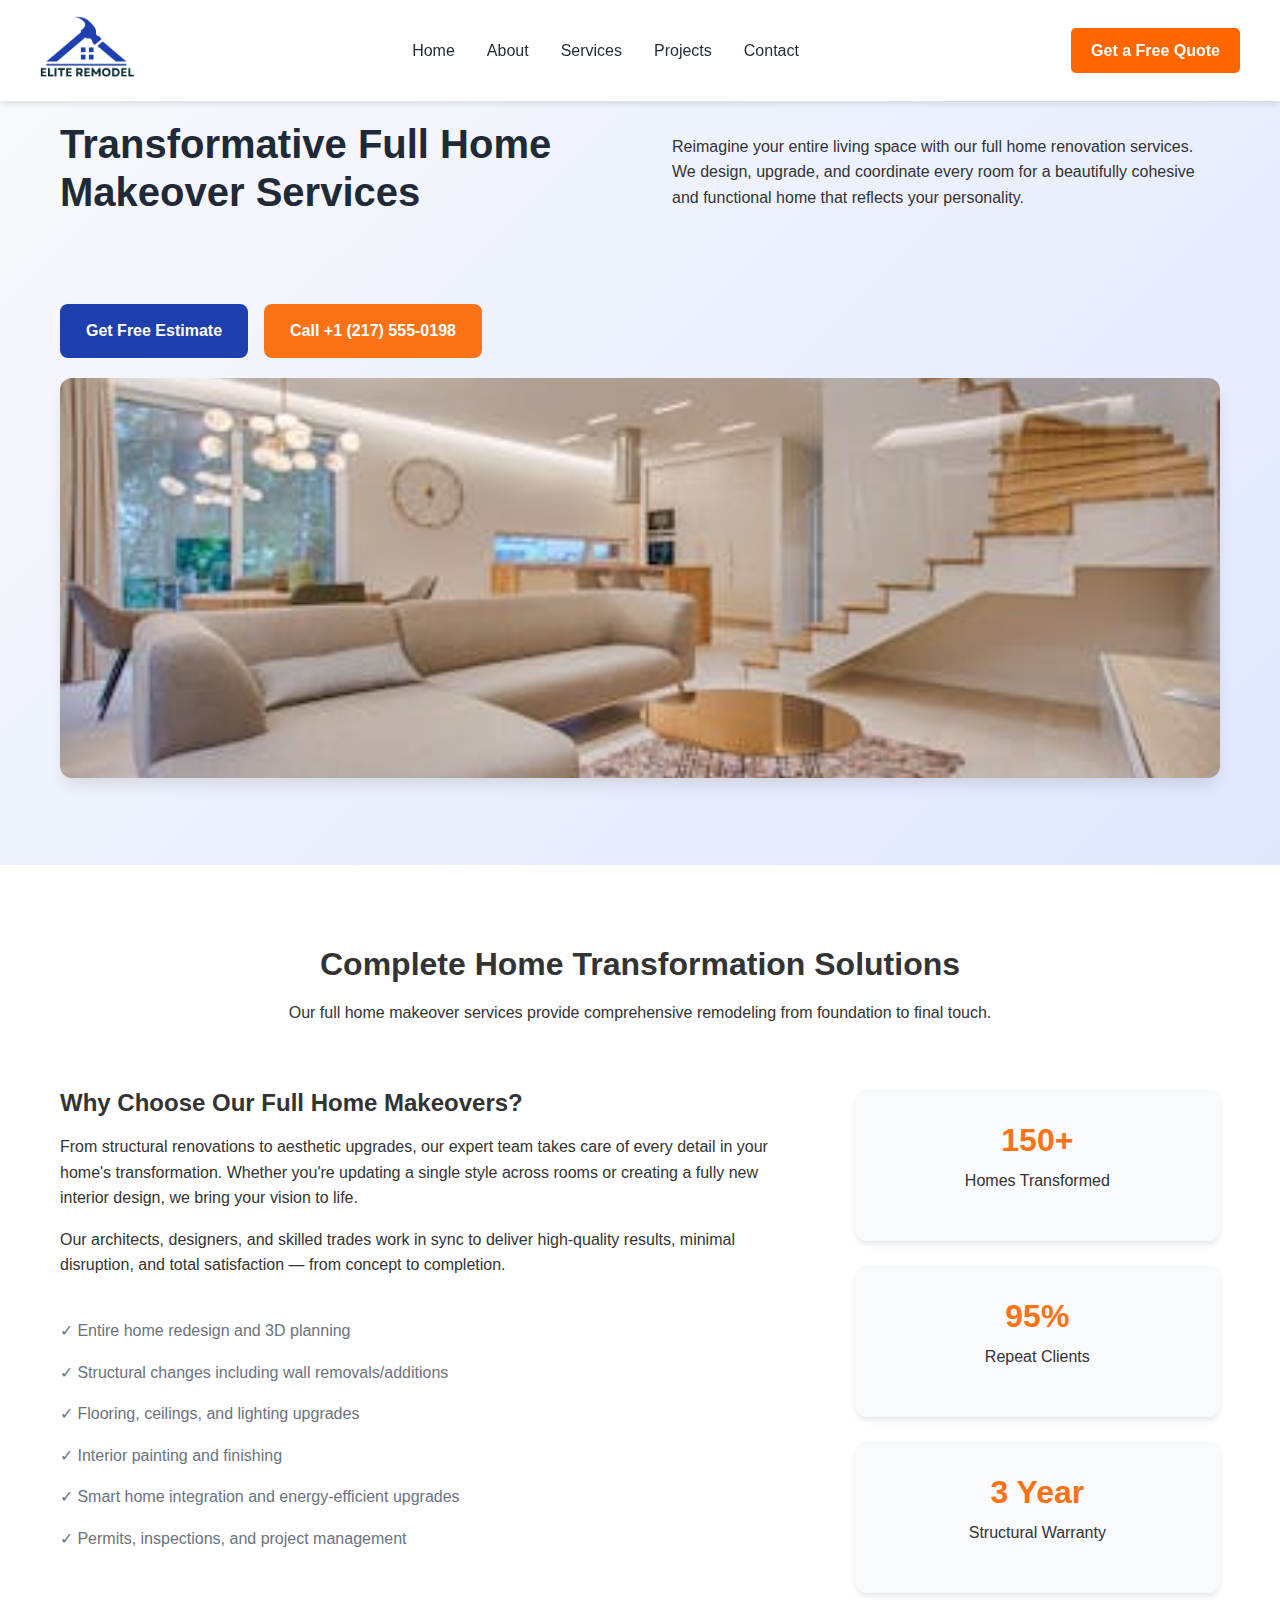
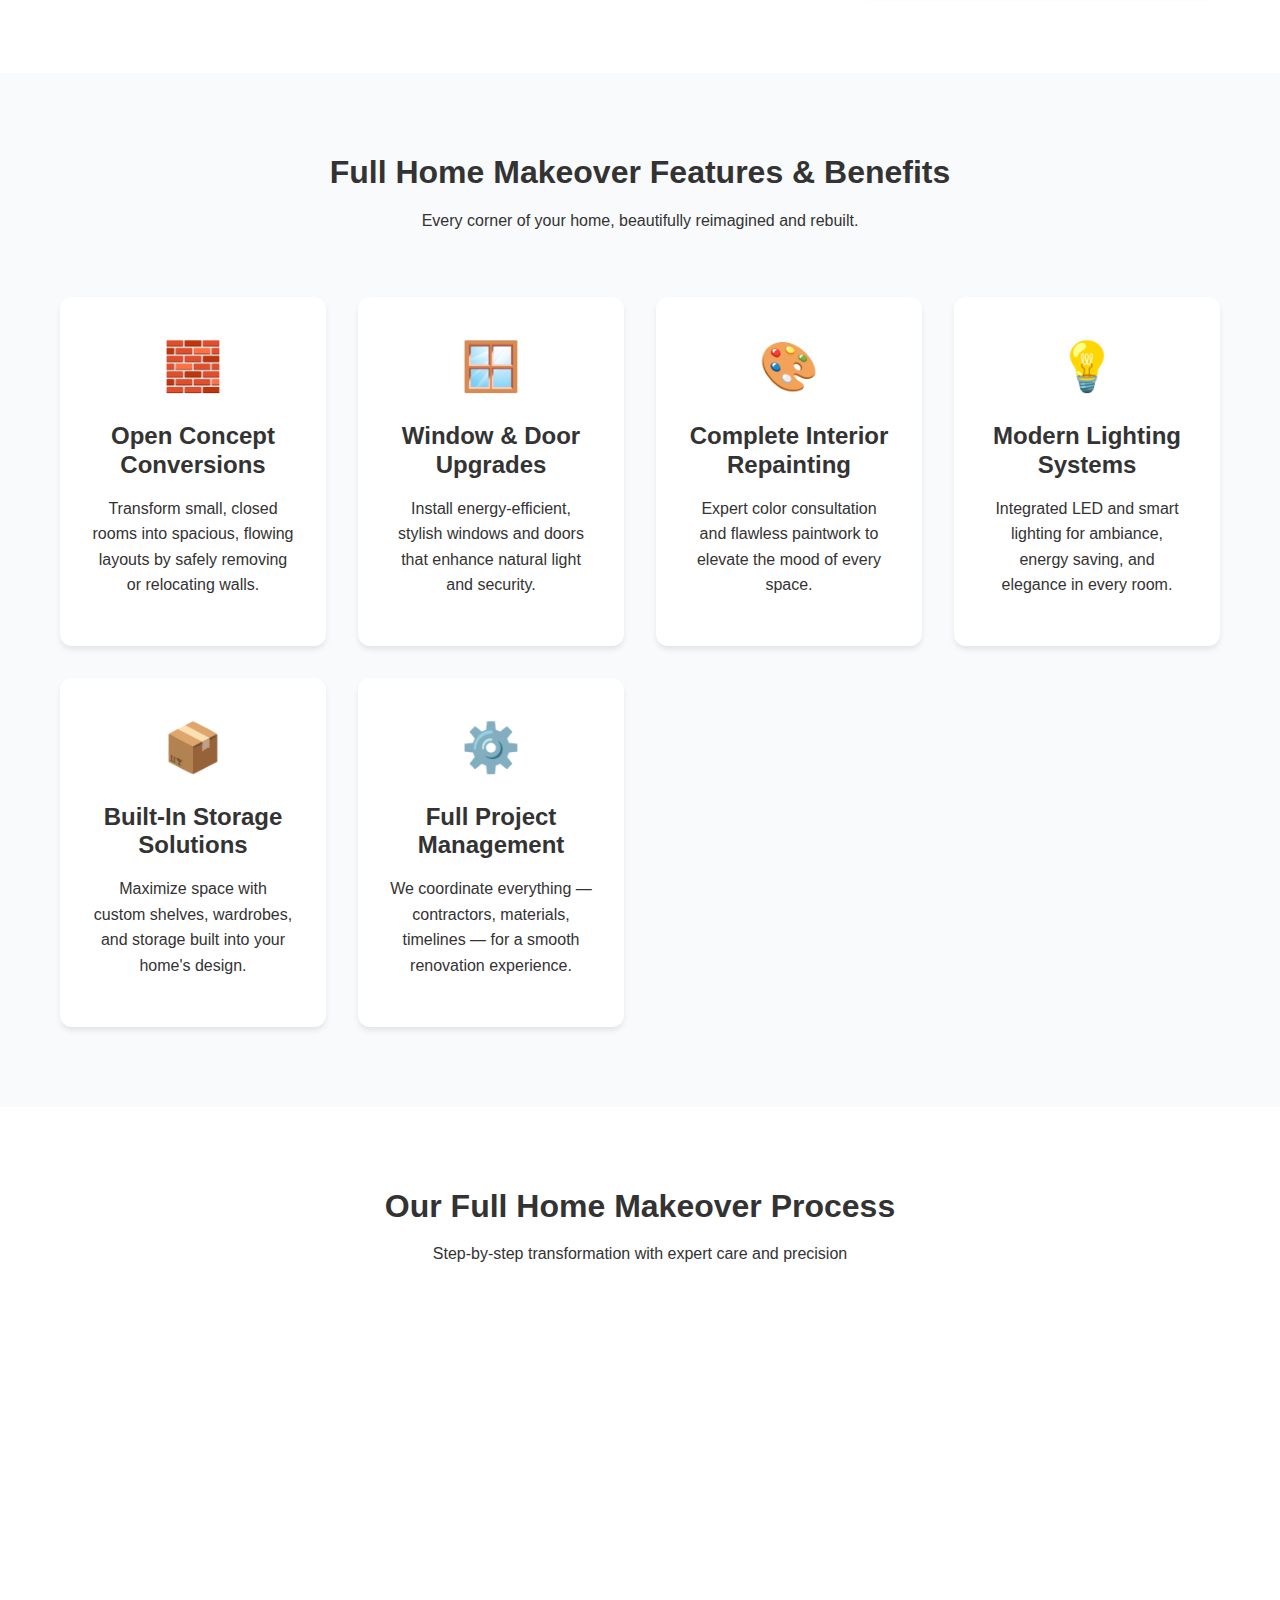
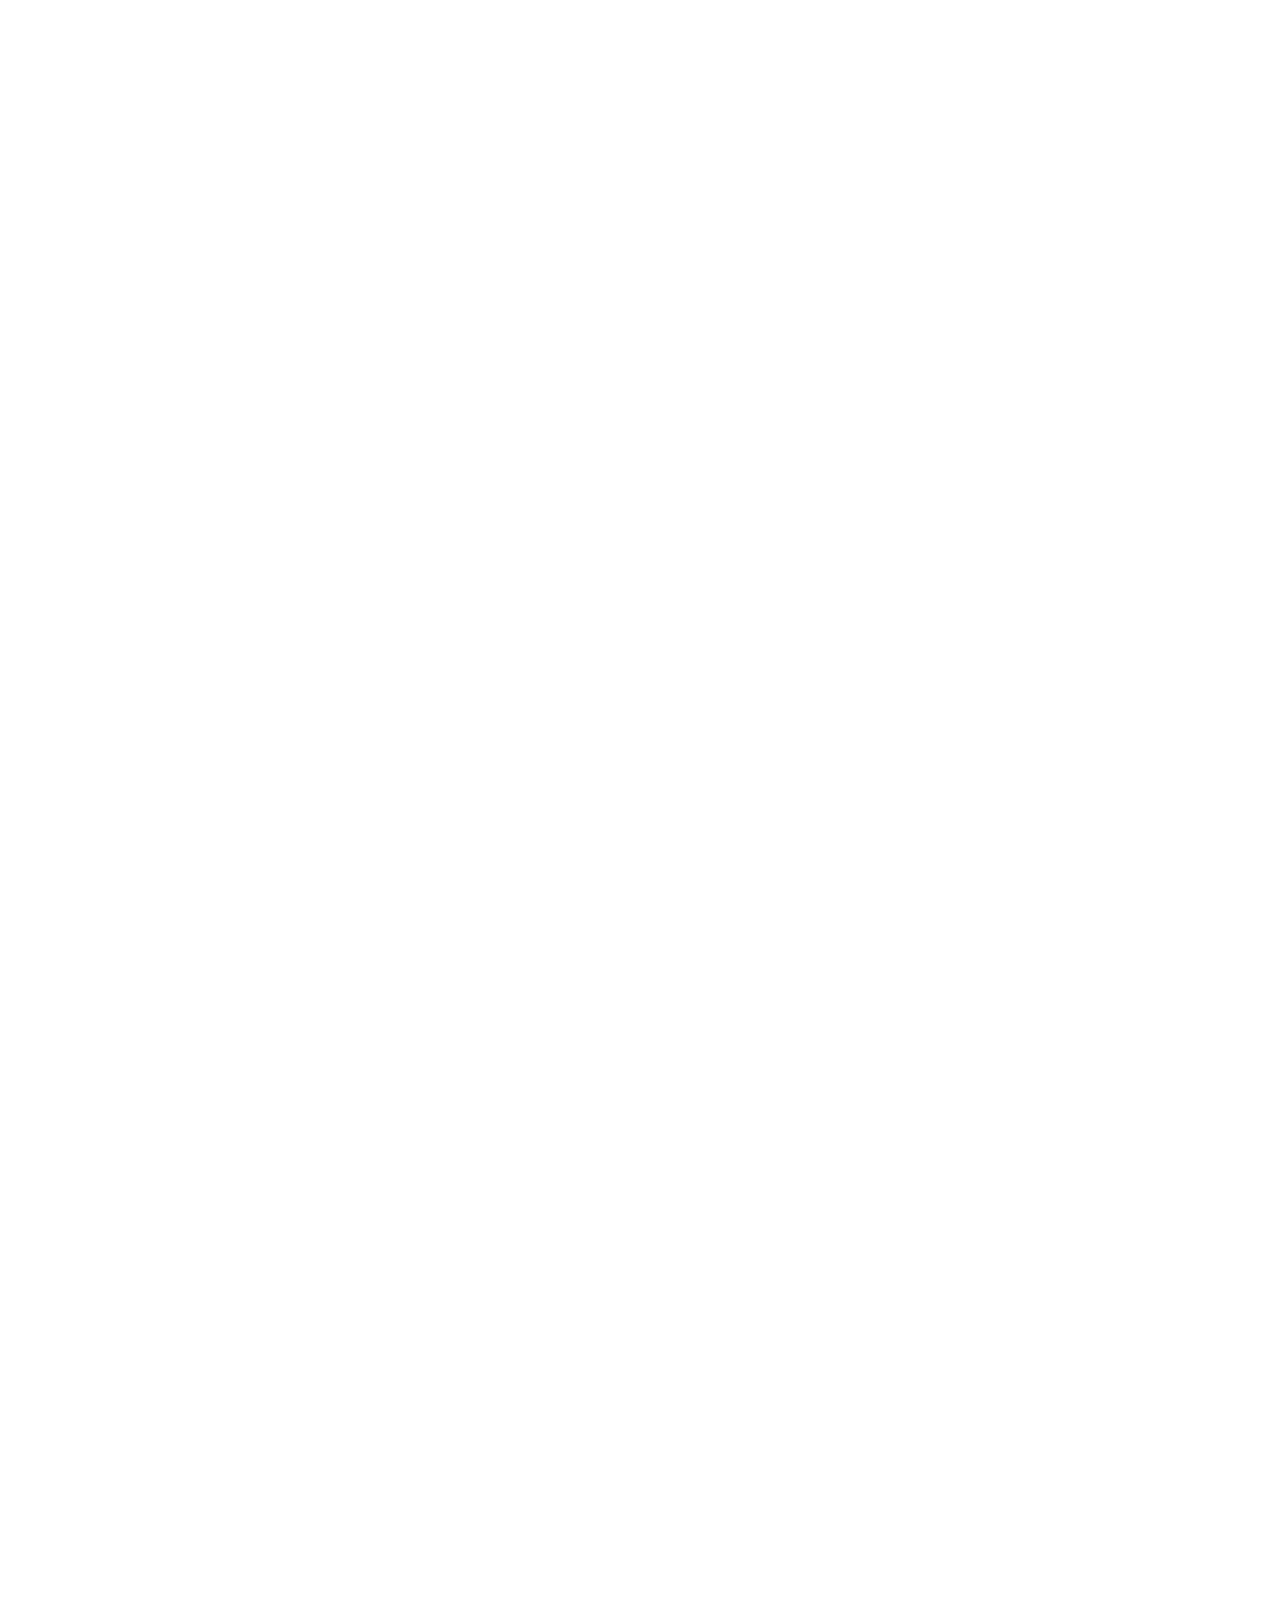
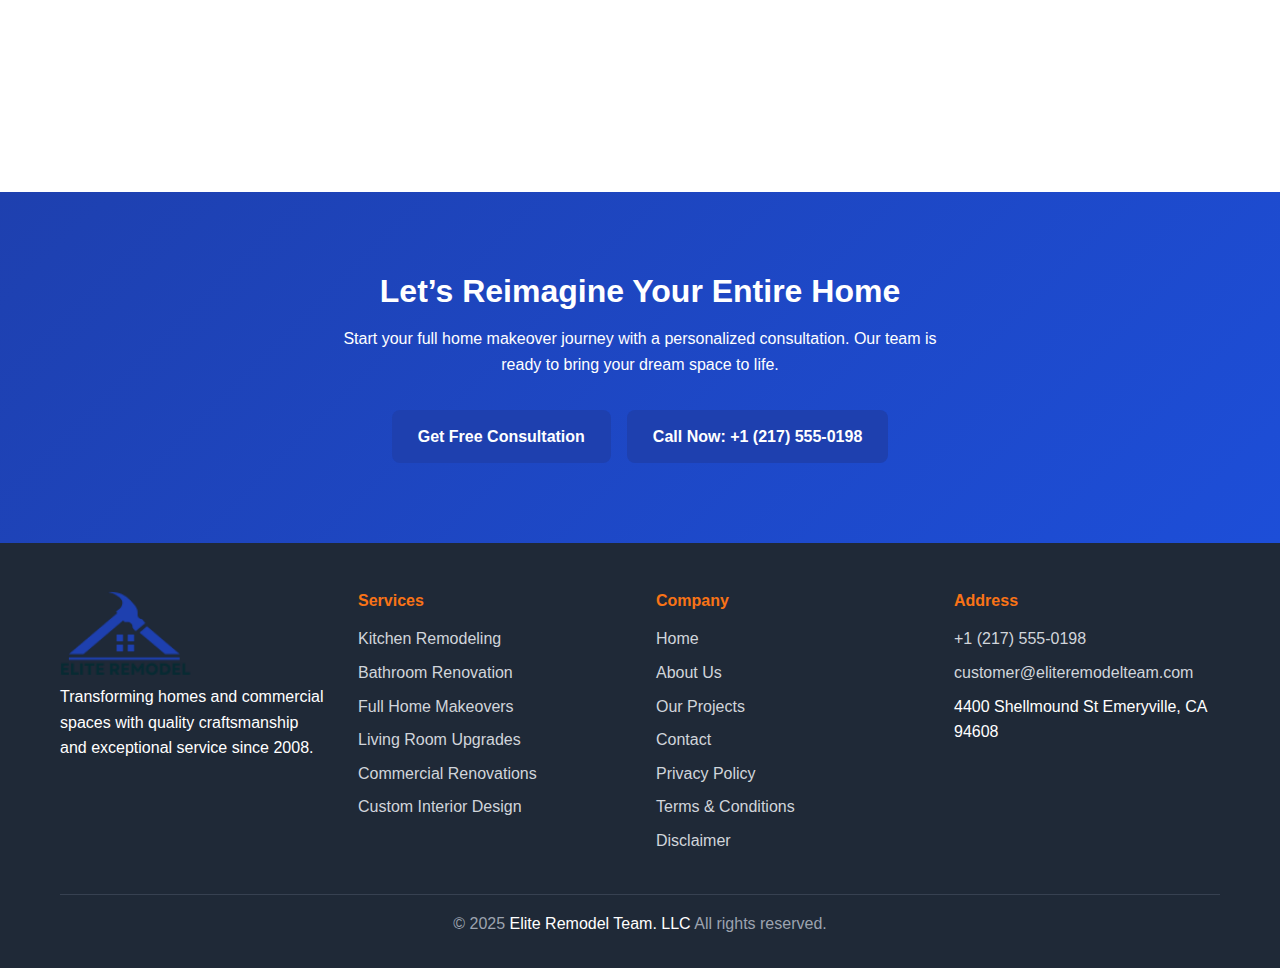
<file: full-home-makeovers.html>
<!DOCTYPE html>
<html lang="en">
<head>
    <meta charset="UTF-8">
    <meta name="viewport" content="width=device-width, initial-scale=1.0">
    <title>Elite Remodel Team - Professional Home Renovation & Remodeling Services</title>
    <meta name="description" content="Professional home renovation and remodeling services. Kitchen remodeling, bathroom renovation, full home makeovers, and commercial renovations. Transform your space with Elite Remodel Team.">
    <meta name="keywords" content="home renovation, remodeling, kitchen remodeling, bathroom renovation, home makeover, commercial renovation, interior design">
    <link rel="stylesheet" href="css/styles.css">
    <link rel="shortcut icon" href="uploads/renovation.png" type="image/x-icon">
</head>
<body>
    <!-- Header -->
   <!-- Header -->
<header class="header" id="header">
    <nav class="nav container">
        <div class="nav-brand">
         <a href="index.html">   <img src="uploads/logo.png" width="80%" alt=""></a>
        </div>
        <div class="nav-menu" id="nav-menu">
            <ul class="nav-list">
                <li><a href="index.html" class="nav-link">Home</a></li>
                <li><a href="index.html#about" class="nav-link">About</a></li>
                <li><a href="index.html#services" class="nav-link">Services</a></li>
                <li><a href="index.html#projects" class="nav-link">Projects</a></li>
                <li><a href="index.html#contact" class="nav-link">Contact</a></li>
            </ul>
        </div>
        <a href="index.html#contact" style="background-color: #ff6600; color: white; padding: 10px 20px; border-radius: 5px; text-decoration: none; font-weight: bold; margin-left: 20px; white-space: nowrap;">
            Get a Free Quote
        </a>
        <div class="nav-toggle" id="nav-toggle">
            <span></span>
            <span></span>
            <span></span>
        </div>
    </nav>
</header>

<section class="service-hero">
    <div class="container">
        <div class="service-hero-content">
            <h1>Transformative Full Home Makeover Services</h1>
            <p>Reimagine your entire living space with our full home renovation services. We design, upgrade, and coordinate every room for a beautifully cohesive and functional home that reflects your personality.</p>
            <div class="hero-buttons">
                <a href="index.html#contact" class="btn btn-primary">Get Free Estimate</a>
                <a href="tel:+1 (217) 555-0198" class="btn btn-secondary">Call +1 (217) 555-0198</a>
            </div>
        </div>
        <div class="service-hero-image" style="margin-top: 20px;">
            <img src="uploads/fullhomemake.jpeg" alt="Full home renovation project">
        </div>
    </div>
</section>


<section class="service-overview">
    <div class="container">
        <div class="section-header">
            <h2>Complete Home Transformation Solutions</h2>
            <p>Our full home makeover services provide comprehensive remodeling from foundation to final touch.</p>
        </div>
        <div class="overview-content">
            <div class="overview-text">
                <h3>Why Choose Our Full Home Makeovers?</h3>
                <p>From structural renovations to aesthetic upgrades, our expert team takes care of every detail in your home's transformation. Whether you're updating a single style across rooms or creating a fully new interior design, we bring your vision to life.</p>
                <p>Our architects, designers, and skilled trades work in sync to deliver high-quality results, minimal disruption, and total satisfaction — from concept to completion.</p>
                <ul class="feature-list">
                    <li>✓ Entire home redesign and 3D planning</li>
                    <li>✓ Structural changes including wall removals/additions</li>
                    <li>✓ Flooring, ceilings, and lighting upgrades</li>
                    <li>✓ Interior painting and finishing</li>
                    <li>✓ Smart home integration and energy-efficient upgrades</li>
                    <li>✓ Permits, inspections, and project management</li>
                </ul>
            </div>
            <div class="overview-stats">
                <div class="stat-card">
                    <h4>150+</h4>
                    <p>Homes Transformed</p>
                </div>
                <div class="stat-card">
                    <h4>95%</h4>
                    <p>Repeat Clients</p>
                </div>
                <div class="stat-card">
                    <h4>3 Year</h4>
                    <p>Structural Warranty</p>
                </div>
            </div>
        </div>
    </div>
</section>

<!-- Service Features -->
<section class="service-features">
    <div class="container">
        <div class="section-header">
            <h2>Full Home Makeover Features & Benefits</h2>
            <p>Every corner of your home, beautifully reimagined and rebuilt.</p>
        </div>
        <div class="features-grid">
            <div class="feature-card">
                <div class="feature-icon">🧱</div>
                <h3>Open Concept Conversions</h3>
                <p>Transform small, closed rooms into spacious, flowing layouts by safely removing or relocating walls.</p>
            </div>
            <div class="feature-card">
                <div class="feature-icon">🪟</div>
                <h3>Window & Door Upgrades</h3>
                <p>Install energy-efficient, stylish windows and doors that enhance natural light and security.</p>
            </div>
            <div class="feature-card">
                <div class="feature-icon">🎨</div>
                <h3>Complete Interior Repainting</h3>
                <p>Expert color consultation and flawless paintwork to elevate the mood of every space.</p>
            </div>
            <div class="feature-card">
                <div class="feature-icon">💡</div>
                <h3>Modern Lighting Systems</h3>
                <p>Integrated LED and smart lighting for ambiance, energy saving, and elegance in every room.</p>
            </div>
            <div class="feature-card">
                <div class="feature-icon">📦</div>
                <h3>Built-In Storage Solutions</h3>
                <p>Maximize space with custom shelves, wardrobes, and storage built into your home's design.</p>
            </div>
            <div class="feature-card">
                <div class="feature-icon">⚙️</div>
                <h3>Full Project Management</h3>
                <p>We coordinate everything — contractors, materials, timelines — for a smooth renovation experience.</p>
            </div>
        </div>
    </div>
</section>

<!-- Process Section -->
<section class="service-process">
    <div class="container">
        <div class="section-header">
            <h2>Our Full Home Makeover Process</h2>
            <p>Step-by-step transformation with expert care and precision</p>
        </div>
        <div class="process-timeline">
            <div class="process-step">
                <div class="step-number">1</div>
                <div class="step-content">
                    <h3>Vision & Consultation</h3>
                    <p>We understand your lifestyle, goals, and design preferences to draft the perfect plan.</p>
                    <span class="step-duration">Week 1</span>
                </div>
            </div>
            <div class="process-step">
                <div class="step-number">2</div>
                <div class="step-content">
                    <h3>Planning & Permits</h3>
                    <p>Blueprints, budget planning, material selection, and approval processes handled for you.</p>
                    <span class="step-duration">Week 2-3</span>
                </div>
            </div>
            <div class="process-step">
                <div class="step-number">3</div>
                <div class="step-content">
                    <h3>Demolition & Framing</h3>
                    <p>Safe and clean demolition of old structures, followed by new framing as per plan.</p>
                    <span class="step-duration">Week 4</span>
                </div>
            </div>
            <div class="process-step">
                <div class="step-number">4</div>
                <div class="step-content">
                    <h3>Mechanical Upgrades</h3>
                    <p>HVAC, electrical, plumbing, insulation and more — all upgraded to code.</p>
                    <span class="step-duration">Week 5-6</span>
                </div>
            </div>
            <div class="process-step">
                <div class="step-number">5</div>
                <div class="step-content">
                    <h3>Finishing Work</h3>
                    <p>Flooring, cabinetry, painting, lighting, and final touches bring your vision to life.</p>
                    <span class="step-duration">Week 7-9</span>
                </div>
            </div>
            <div class="process-step">
                <div class="step-number">6</div>
                <div class="step-content">
                    <h3>Final Walkthrough</h3>
                    <p>We review the completed work with you and make sure every detail exceeds expectations.</p>
                    <span class="step-duration">Week 10</span>
                </div>
            </div>
        </div>
    </div>
</section>



<!-- CTA Section -->
<section class="service-cta">
    <div class="container">
        <div class="cta-content">
            <h2>Let’s Reimagine Your Entire Home</h2>
            <p>Start your full home makeover journey with a personalized consultation. Our team is ready to bring your dream space to life.</p>
            <div class="cta-buttons">
                <a href="index.html#contact" class="btn btn-primary">Get Free Consultation</a>
                <a href="tel:+1 (217) 555-0198" class="btn btn-primary">Call Now: +1 (217) 555-0198</a>
            </div>
        </div>
    </div>
</section>




  <footer class="footer">
        <div class="container">
            <div class="footer-content">
                <div class="footer-section">
                   <a href="index.html">  <img src="uploads/logo.png" width="50%" alt="">
                     </a>
                     
                    <p>Transforming homes and commercial spaces with quality craftsmanship and exceptional service since 2008.</p>
                   
                </div>
                <div class="footer-section">
                    <h4>Services</h4>
                    <ul>
                        <li><a href="kitchen-remodeling.html">Kitchen Remodeling</a></li>
                        <li><a href="bathroom-renovation.html">Bathroom Renovation</a></li>
                        <li><a href="full-home-makeovers.html">Full Home Makeovers</a></li>
                        <li><a href="living-room-upgrades.html">Living Room Upgrades</a></li>
                        <li><a href="commercial-renovations.html">Commercial Renovations</a></li>
                        <li><a href="custom-interior-design.html">Custom Interior Design</a></li>
                    </ul>
                </div>
                <div class="footer-section">
                    <h4>Company</h4>
                    <ul> <li><a href="index.html">Home</a></li>
                        <li><a href="index.html#about">About Us</a></li>
                        <li><a href="index.html#projects">Our Projects</a></li>
                        <li><a href="index.html#contact">Contact</a></li>
                        <li><a href="privacy-policy.html">Privacy Policy</a></li>
                        <li><a href="terms-conditions.html">Terms & Conditions</a></li>
                        <li><a href="disclaimer.html">Disclaimer</a></li>
                    </ul>
                </div>
                <div class="footer-section">
                     <h4>Address</h4>
                    <div class="footer-contact">
                        <p><a href="tel:+1 (217) 555-0198">+1 (217) 555-0198</a></p>
                         <p><a href="mailto:customer@eliteremodelteam.com">customer@eliteremodelteam.com</a></p>
                        <p>4400 Shellmound St Emeryville, CA 94608</p>
                    </div>
                </div>
            </div>
            <div class="footer-bottom">
                <p>&copy; 2025 <a href="index.html" style="text-decoration: none; color: #fff;">Elite Remodel Team. LLC</a> All rights reserved.</p>
            </div>
        </div>
    </footer>

    <script src="../js/main.js"></script>
    <style>
        .service-hero {
            padding: 120px 0 80px;
            background: linear-gradient(135deg, var(--background-light) 0%, #E0E7FF 100%);
        }

        .service-hero-content {
            display: grid;
            grid-template-columns: 1fr 1fr;
            gap: 4rem;
            align-items: center;
        }

        .service-hero h1 {
            font-size: 2.5rem;
            color: var(--text-dark);
            margin-bottom: 1.5rem;
        }

        .service-hero-image img {
            width: 100%;
            height: 400px;
            object-fit: cover;
            border-radius: 12px;
            box-shadow: var(--shadow-lg);
        }

        .service-overview {
            padding: 80px 0;
            background-color: var(--white);
        }

        .overview-content {
            display: grid;
            grid-template-columns: 2fr 1fr;
            gap: 4rem;
            align-items: flex-start;
        }

        .feature-list {
            list-style: none;
            margin-top: 2rem;
        }

        .feature-list li {
            padding: 0.5rem 0;
            color: var(--text-light);
        }

        .overview-stats {
            display: grid;
            gap: 1.5rem;
        }

        .stat-card {
            background-color: var(--background-light);
            padding: 2rem;
            border-radius: 12px;
            text-align: center;
            box-shadow: var(--shadow);
        }

        .stat-card h4 {
            font-size: 2rem;
            color: var(--secondary-color);
            margin-bottom: 0.5rem;
        }

        .service-features {
            padding: 80px 0;
            background-color: var(--background-light);
        }

        .feature-card {
            background-color: var(--white);
            padding: 2rem;
            border-radius: 12px;
            text-align: center;
            box-shadow: var(--shadow);
            transition: transform 0.3s ease;
        }

        .feature-card:hover {
            transform: translateY(-5px);
        }

        .feature-icon {
            font-size: 3rem;
            margin-bottom: 1rem;
        }

        .service-process {
            padding: 80px 0;
            background-color: var(--white);
        }

        .process-timeline {
            max-width: 800px;
            margin: 0 auto;
        }

        .process-step {
            display: grid;
            grid-template-columns: auto 1fr;
            gap: 2rem;
            margin-bottom: 3rem;
            align-items: flex-start;
        }

        .step-content {
            background-color: var(--background-light);
            padding: 2rem;
            border-radius: 12px;
            box-shadow: var(--shadow);
        }

        .step-duration {
            background-color: var(--secondary-color);
            color: var(--white);
            padding: 0.5rem 1rem;
            border-radius: 20px;
            font-size: 0.9rem;
            font-weight: 600;
            display: inline-block;
            margin-top: 1rem;
        }

        .service-portfolio {
            padding: 80px 0;
            background-color: var(--background-light);
        }

        .portfolio-grid {
            display: grid;
            grid-template-columns: repeat(auto-fit, minmax(300px, 1fr));
            gap: 2rem;
        }

        .portfolio-item {
            position: relative;
            border-radius: 12px;
            overflow: hidden;
            box-shadow: var(--shadow);
            transition: transform 0.3s ease;
        }

        .portfolio-item:hover {
            transform: scale(1.05);
        }

        .portfolio-item img {
            width: 100%;
            height: 250px;
            object-fit: cover;
        }

        .portfolio-overlay {
            position: absolute;
            bottom: 0;
            left: 0;
            right: 0;
            background: linear-gradient(transparent, rgba(0, 0, 0, 0.8));
            color: var(--white);
            padding: 2rem;
        }

        .service-cta {
            padding: 80px 0;
            background: linear-gradient(135deg, var(--primary-color), #1D4ED8);
            color: var(--white);
        }

        .cta-content {
            text-align: center;
            max-width: 600px;
            margin: 0 auto;
        }

        .cta-content h2 {
            color: var(--white);
            margin-bottom: 1rem;
        }

        .cta-buttons {
            display: flex;
            gap: 1rem;
            justify-content: center;
            flex-wrap: wrap;
            margin-top: 2rem;
        }

        @media (max-width: 768px) {
            .service-hero-content,
            .overview-content {
                grid-template-columns: 1fr;
                text-align: center;
            }

            .service-hero h1 {
                font-size: 2rem;
            }

            .process-step {
                grid-template-columns: 1fr;
                text-align: center;
            }

            .cta-buttons {
                flex-direction: column;
                align-items: center;
            }
        }
    </style>
</body>
</html>
</file>
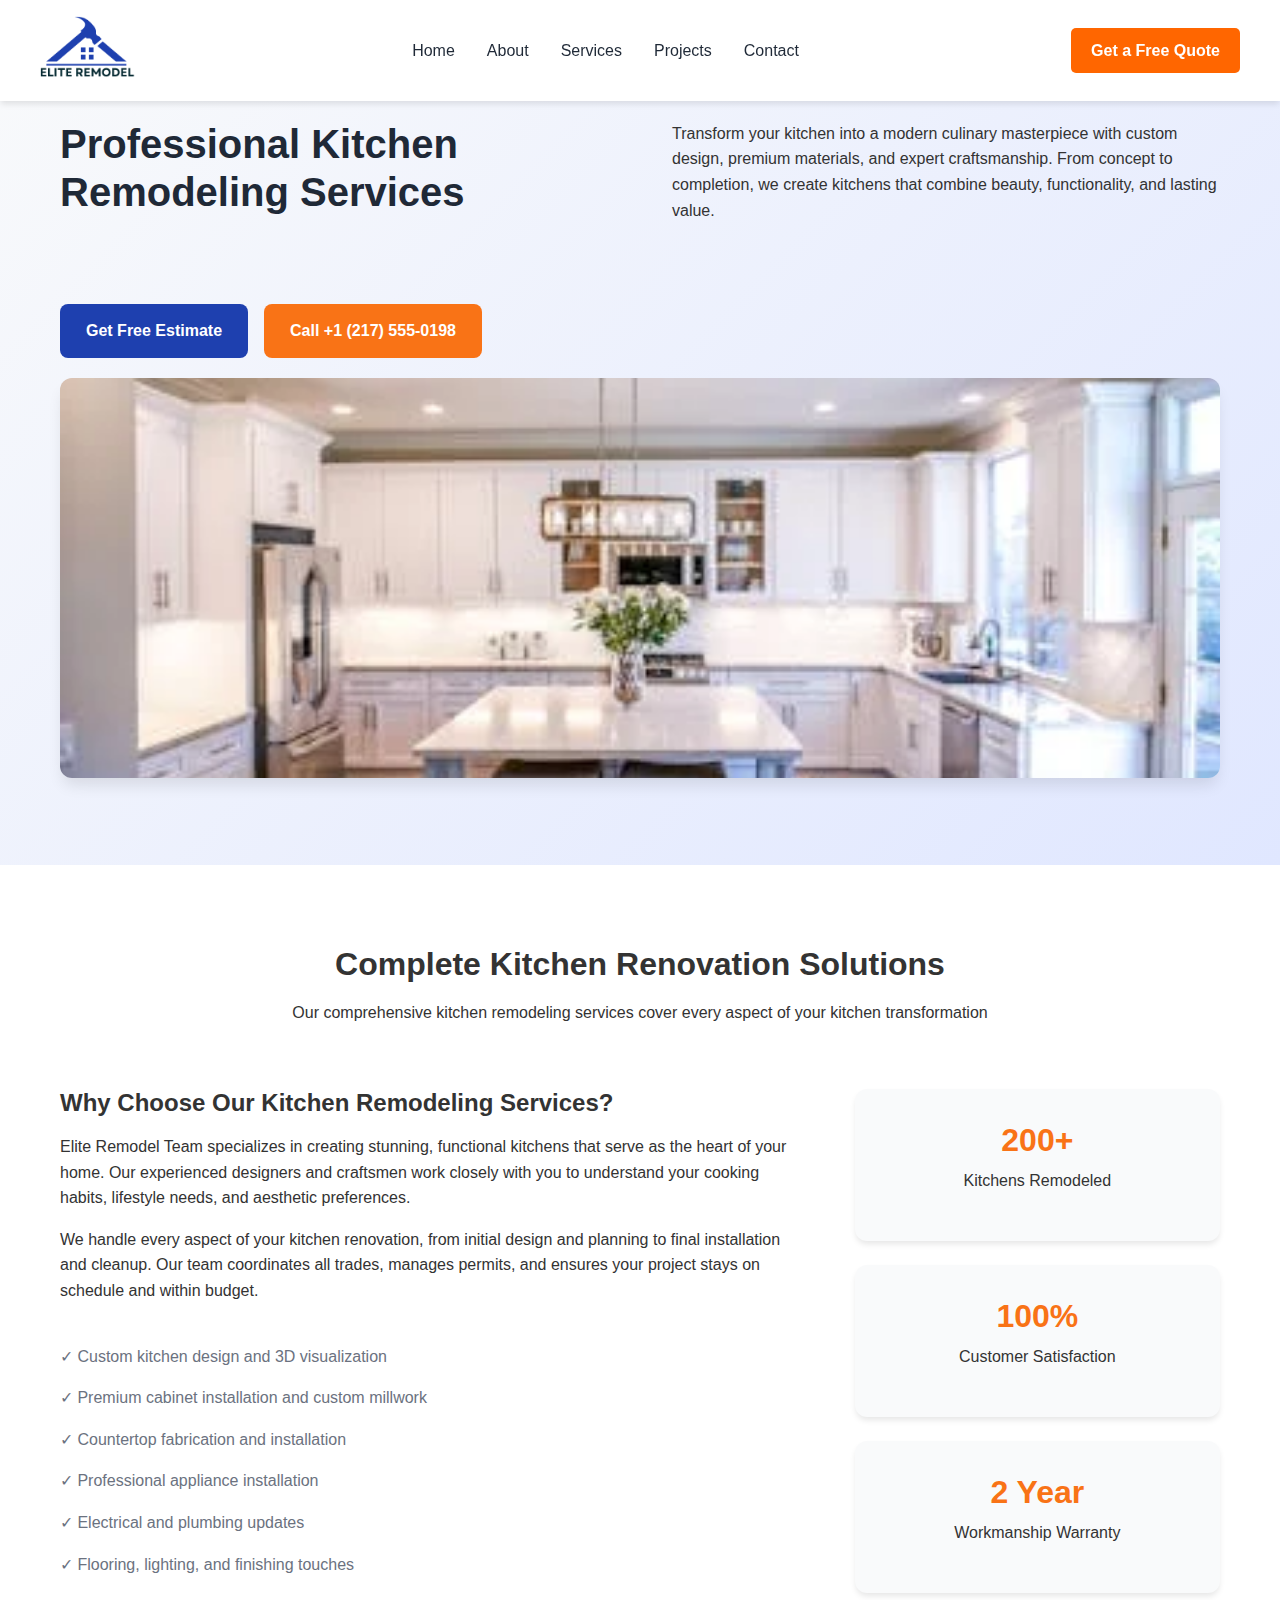
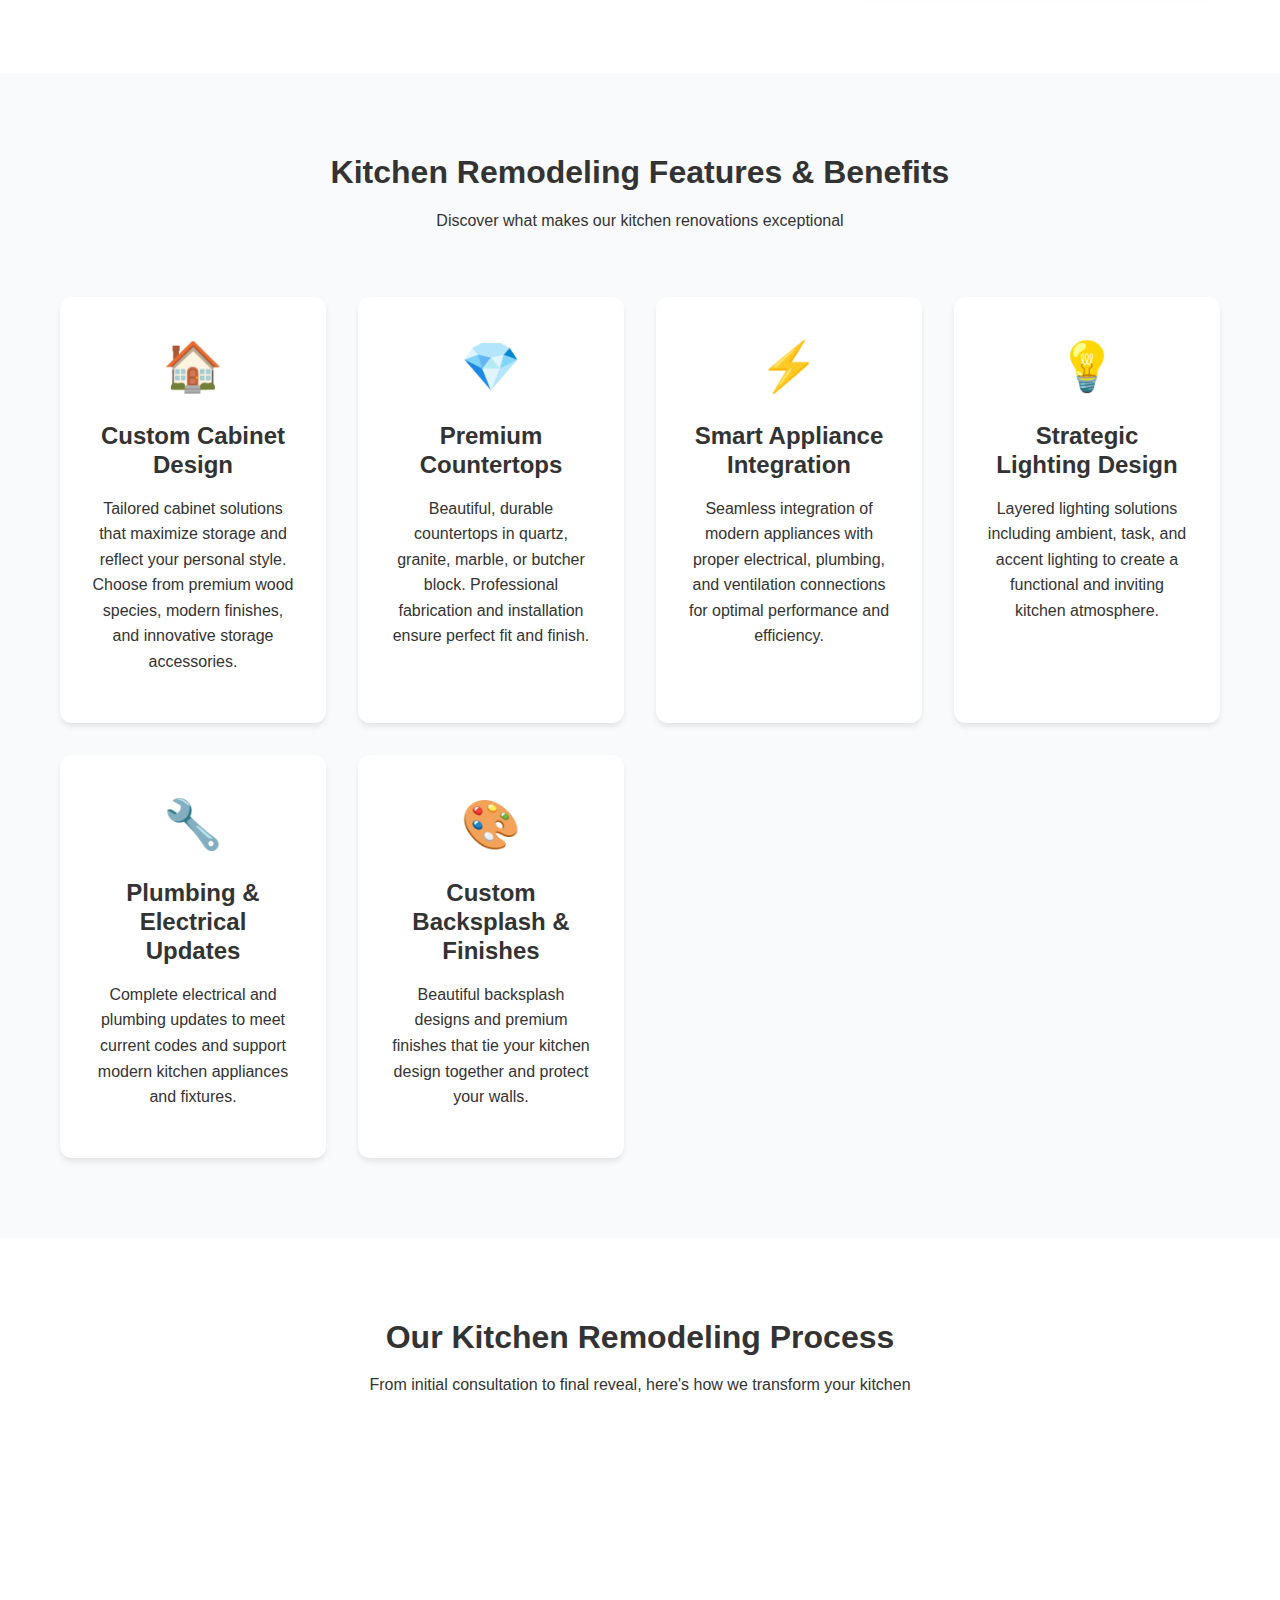
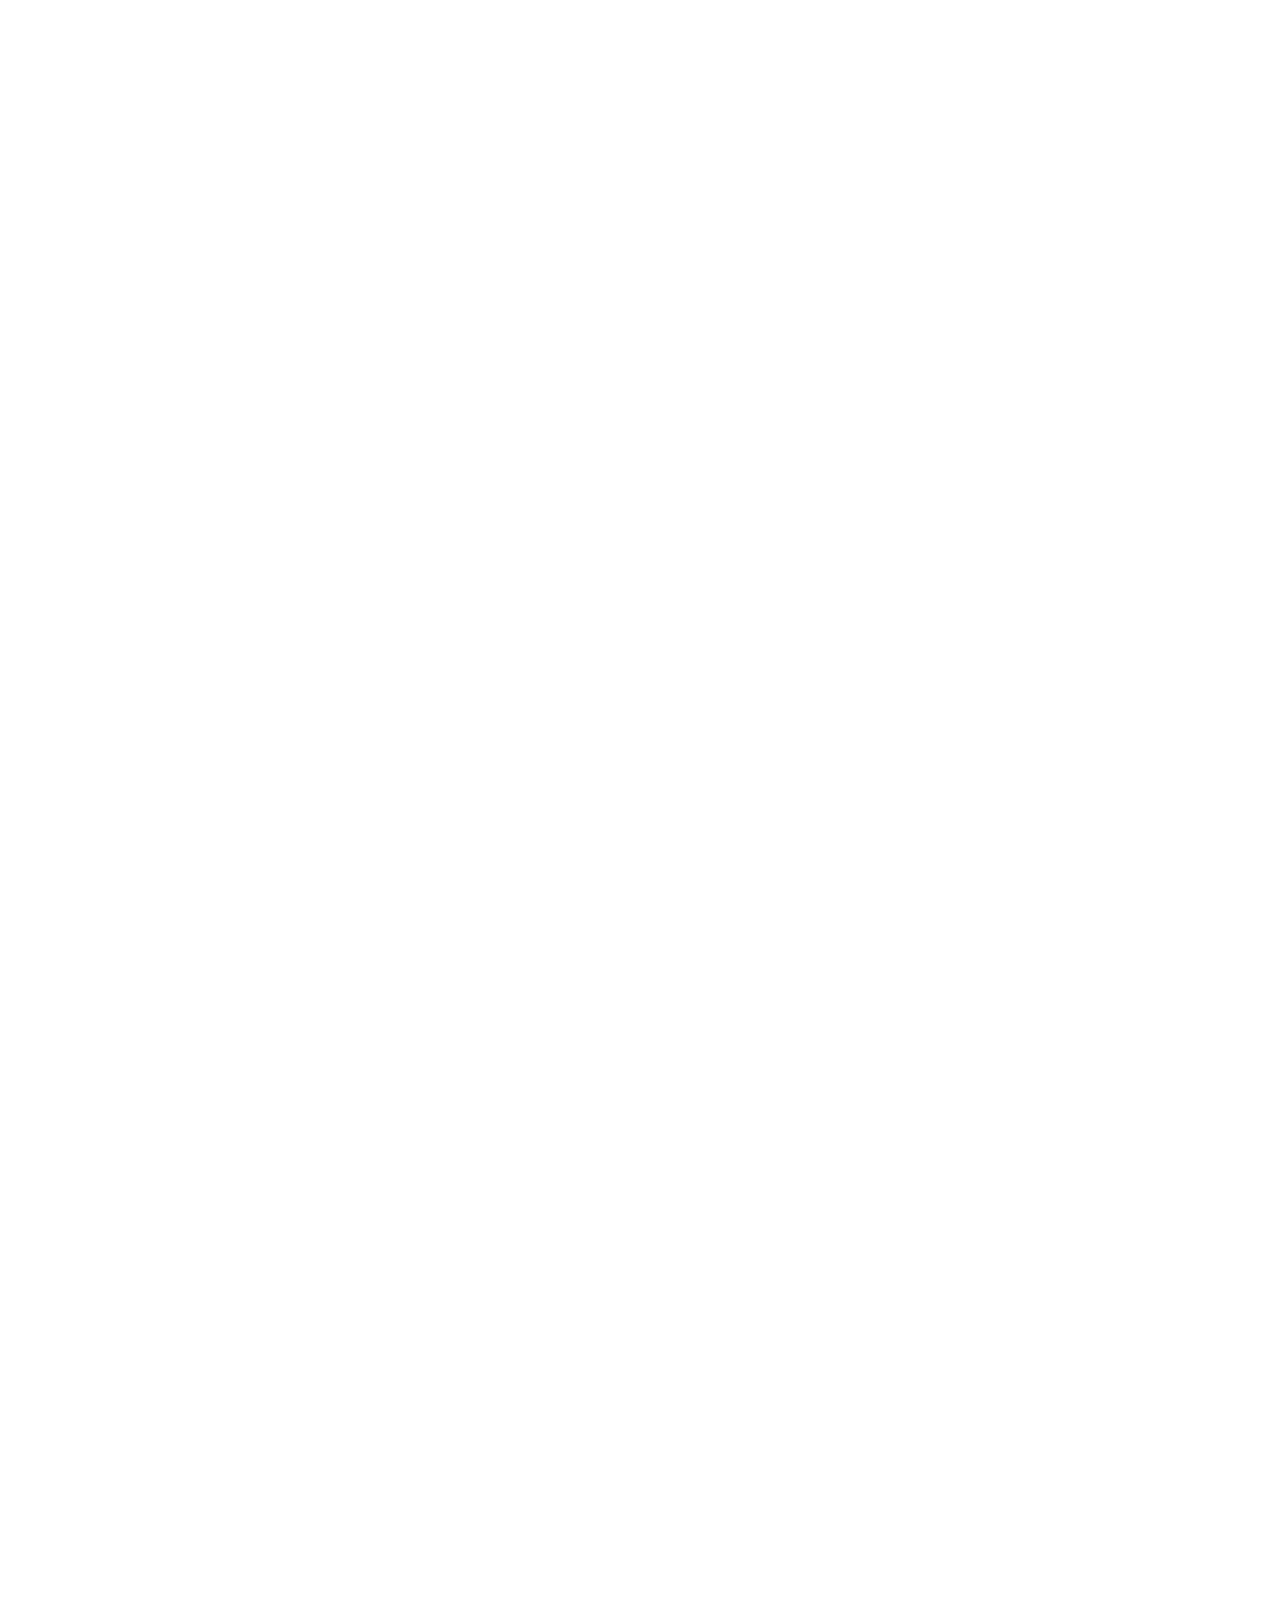
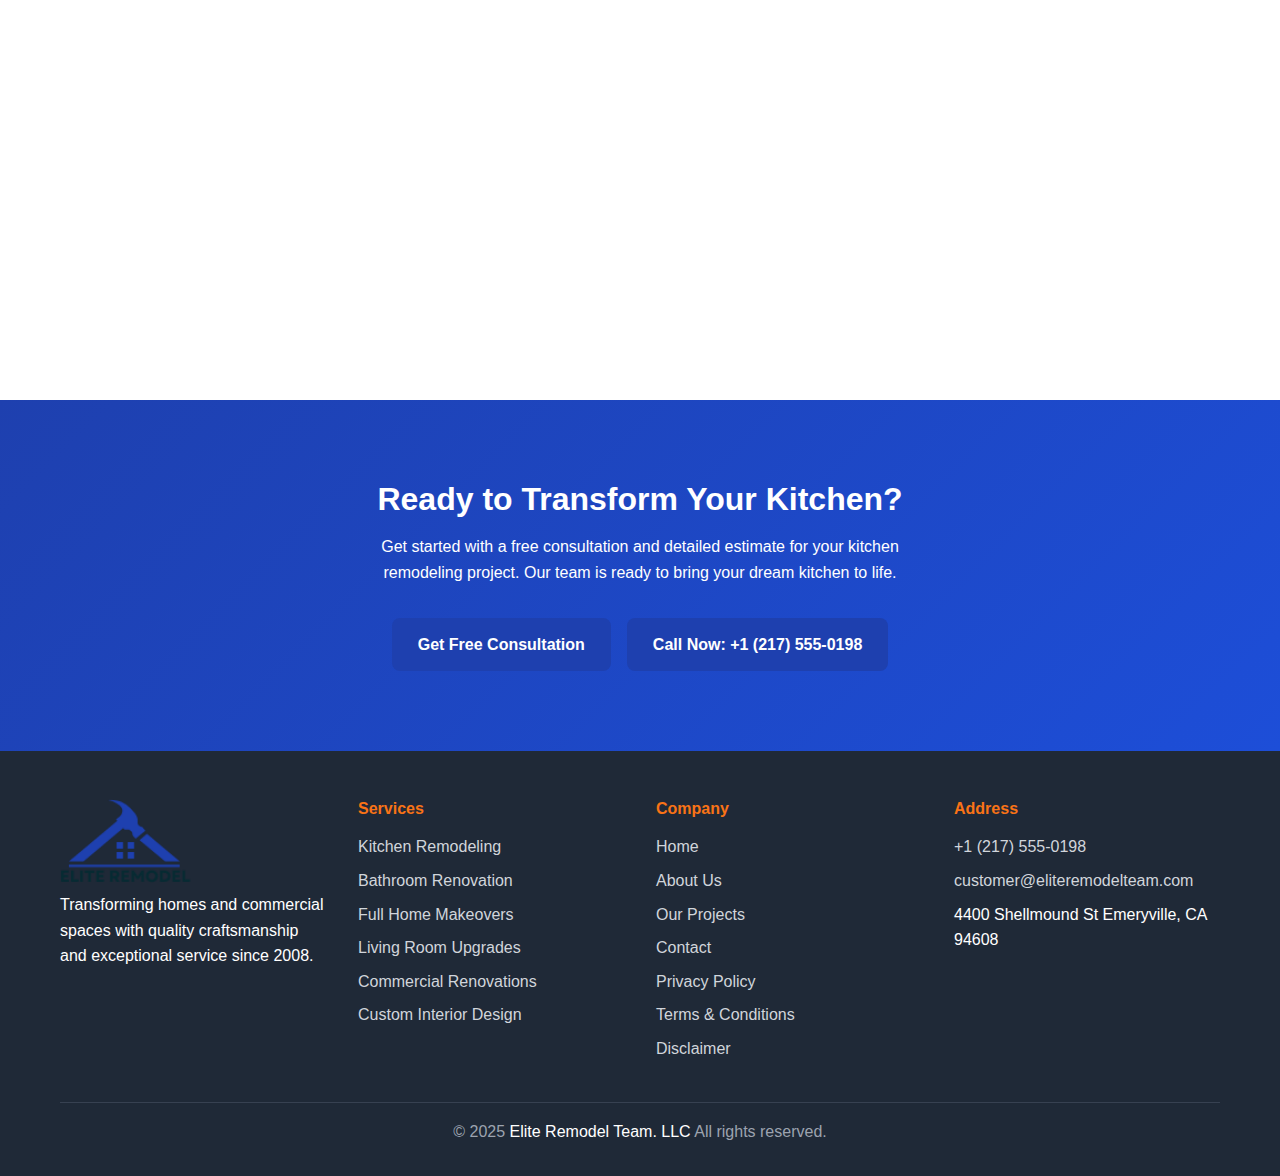
<file: kitchen-remodeling.html>
<!DOCTYPE html>
<html lang="en">
<head>
    <meta charset="UTF-8">
    <meta name="viewport" content="width=device-width, initial-scale=1.0">
    <title>Elite Remodel Team - Professional Home Renovation & Remodeling Services</title>
    <meta name="description" content="Professional home renovation and remodeling services. Kitchen remodeling, bathroom renovation, full home makeovers, and commercial renovations. Transform your space with Elite Remodel Team.">
    <meta name="keywords" content="home renovation, remodeling, kitchen remodeling, bathroom renovation, home makeover, commercial renovation, interior design">
    <link rel="stylesheet" href="css/styles.css">
    <link rel="shortcut icon" href="uploads/renovation.png" type="image/x-icon">
</head>
<body>
    <!-- Header -->
   <!-- Header -->
<header class="header" id="header">
    <nav class="nav container">
        <div class="nav-brand">
         <a href="index.html">   <img src="uploads/logo.png" width="80%" alt=""></a>
        </div>
        <div class="nav-menu" id="nav-menu">
            <ul class="nav-list">
                <li><a href="index.html" class="nav-link">Home</a></li>
                <li><a href="index.html#about" class="nav-link">About</a></li>
                <li><a href="index.html#services" class="nav-link">Services</a></li>
                <li><a href="index.html#projects" class="nav-link">Projects</a></li>
                <li><a href="index.html#contact" class="nav-link">Contact</a></li>
            </ul>
        </div>
        <a href="index.html#contact" style="background-color: #ff6600; color: white; padding: 10px 20px; border-radius: 5px; text-decoration: none; font-weight: bold; margin-left: 20px; white-space: nowrap;">
            Get a Free Quote
        </a>
        <div class="nav-toggle" id="nav-toggle">
            <span></span>
            <span></span>
            <span></span>
        </div>
    </nav>
</header>
    <!-- Service Hero -->
    <section class="service-hero">
        <div class="container">
            <div class="service-hero-content">
                <h1>Professional Kitchen Remodeling Services</h1>
                <p>Transform your kitchen into a modern culinary masterpiece with custom design, premium materials, and expert craftsmanship. From concept to completion, we create kitchens that combine beauty, functionality, and lasting value.</p>
                <div class="hero-buttons">
                    <a href="index.html#contact" class="btn btn-primary">Get Free Estimate</a>
                    <a href="tel:+1 (217) 555-0198" class="btn btn-secondary">Call +1 (217) 555-0198</a>
                </div>
            </div>
            <div class="service-hero-image" style="margin-top: 20px;">
                <img src="uploads/kitchen.png" alt="Modern kitchen remodeling project">
            </div>
        </div>
    </section>

    <!-- Service Overview -->
    <section class="service-overview">
        <div class="container">
            <div class="section-header">
                <h2>Complete Kitchen Renovation Solutions</h2>
                <p>Our comprehensive kitchen remodeling services cover every aspect of your kitchen transformation</p>
            </div>
            <div class="overview-content">
                <div class="overview-text">
                    <h3>Why Choose Our Kitchen Remodeling Services?</h3>
                    <p>Elite Remodel Team specializes in creating stunning, functional kitchens that serve as the heart of your home. Our experienced designers and craftsmen work closely with you to understand your cooking habits, lifestyle needs, and aesthetic preferences.</p>
                    <p>We handle every aspect of your kitchen renovation, from initial design and planning to final installation and cleanup. Our team coordinates all trades, manages permits, and ensures your project stays on schedule and within budget.</p>
                    <ul class="feature-list">
                        <li>✓ Custom kitchen design and 3D visualization</li>
                        <li>✓ Premium cabinet installation and custom millwork</li>
                        <li>✓ Countertop fabrication and installation</li>
                        <li>✓ Professional appliance installation</li>
                        <li>✓ Electrical and plumbing updates</li>
                        <li>✓ Flooring, lighting, and finishing touches</li>
                    </ul>
                </div>
                <div class="overview-stats">
                    <div class="stat-card">
                        <h4>200+</h4>
                        <p>Kitchens Remodeled</p>
                    </div>
                    <div class="stat-card">
                        <h4>100%</h4>
                        <p>Customer Satisfaction</p>
                    </div>
                    <div class="stat-card">
                        <h4>2 Year</h4>
                        <p>Workmanship Warranty</p>
                    </div>
                </div>
            </div>
        </div>
    </section>

    <!-- Service Features -->
    <section class="service-features">
        <div class="container">
            <div class="section-header">
                <h2>Kitchen Remodeling Features & Benefits</h2>
                <p>Discover what makes our kitchen renovations exceptional</p>
            </div>
            <div class="features-grid">
                <div class="feature-card">
                    <div class="feature-icon">🏠</div>
                    <h3>Custom Cabinet Design</h3>
                    <p>Tailored cabinet solutions that maximize storage and reflect your personal style. Choose from premium wood species, modern finishes, and innovative storage accessories.</p>
                </div>
                <div class="feature-card">
                    <div class="feature-icon">💎</div>
                    <h3>Premium Countertops</h3>
                    <p>Beautiful, durable countertops in quartz, granite, marble, or butcher block. Professional fabrication and installation ensure perfect fit and finish.</p>
                </div>
                <div class="feature-card">
                    <div class="feature-icon">⚡</div>
                    <h3>Smart Appliance Integration</h3>
                    <p>Seamless integration of modern appliances with proper electrical, plumbing, and ventilation connections for optimal performance and efficiency.</p>
                </div>
                <div class="feature-card">
                    <div class="feature-icon">💡</div>
                    <h3>Strategic Lighting Design</h3>
                    <p>Layered lighting solutions including ambient, task, and accent lighting to create a functional and inviting kitchen atmosphere.</p>
                </div>
                <div class="feature-card">
                    <div class="feature-icon">🔧</div>
                    <h3>Plumbing & Electrical Updates</h3>
                    <p>Complete electrical and plumbing updates to meet current codes and support modern kitchen appliances and fixtures.</p>
                </div>
                <div class="feature-card">
                    <div class="feature-icon">🎨</div>
                    <h3>Custom Backsplash & Finishes</h3>
                    <p>Beautiful backsplash designs and premium finishes that tie your kitchen design together and protect your walls.</p>
                </div>
            </div>
        </div>
    </section>

    <!-- Process Section -->
    <section class="service-process">
        <div class="container">
            <div class="section-header">
                <h2>Our Kitchen Remodeling Process</h2>
                <p>From initial consultation to final reveal, here's how we transform your kitchen</p>
            </div>
            <div class="process-timeline">
                <div class="process-step">
                    <div class="step-number">1</div>
                    <div class="step-content">
                        <h3>Design Consultation</h3>
                        <p>We start with an in-depth consultation to understand your needs, lifestyle, and budget. Our designers create initial concepts and 3D renderings.</p>
                        <span class="step-duration">Week 1</span>
                    </div>
                </div>
                <div class="process-step">
                    <div class="step-number">2</div>
                    <div class="step-content">
                        <h3>Planning & Permits</h3>
                        <p>Detailed planning, material selection, and permit applications. We handle all the paperwork and coordinate with local authorities.</p>
                        <span class="step-duration">Week 2-3</span>
                    </div>
                </div>
                <div class="process-step">
                    <div class="step-number">3</div>
                    <div class="step-content">
                        <h3>Demolition & Prep</h3>
                        <p>Careful demolition and site preparation, including protection of adjacent areas and proper disposal of old materials.</p>
                        <span class="step-duration">Week 4</span>
                    </div>
                </div>
                <div class="process-step">
                    <div class="step-number">4</div>
                    <div class="step-content">
                        <h3>Infrastructure Work</h3>
                        <p>Electrical, plumbing, and HVAC updates. Drywall repair, priming, and painting of walls and ceilings.</p>
                        <span class="step-duration">Week 5-6</span>
                    </div>
                </div>
                <div class="process-step">
                    <div class="step-number">5</div>
                    <div class="step-content">
                        <h3>Installation Phase</h3>
                        <p>Flooring, cabinet installation, countertop fabrication and installation, backsplash, and appliance integration.</p>
                        <span class="step-duration">Week 7-8</span>
                    </div>
                </div>
                <div class="process-step">
                    <div class="step-number">6</div>
                    <div class="step-content">
                        <h3>Final Details</h3>
                        <p>Final inspections, touch-ups, cleanup, and walkthrough. Your dream kitchen is ready to enjoy!</p>
                        <span class="step-duration">Week 9</span>
                    </div>
                </div>
            </div>
        </div>
    </section>


    <!-- CTA Section -->
    <section class="service-cta">
        <div class="container">
            <div class="cta-content">
                <h2>Ready to Transform Your Kitchen?</h2>
                <p>Get started with a free consultation and detailed estimate for your kitchen remodeling project. Our team is ready to bring your dream kitchen to life.</p>
                <div class="cta-buttons">
                    <a href="index.html#contact" class="btn btn-primary">Get Free Consultation</a>
                    <a href="tel:+1 (217) 555-0198" class="btn btn-primary">Call Now: +1 (217) 555-0198</a>
                </div>
            </div>
        </div>
    </section>

    <!-- Footer -->
    <footer class="footer">
        <div class="container">
            <div class="footer-content">
                <div class="footer-section">
                   <a href="index.html">  <img src="uploads/logo.png" width="50%" alt="">
                     </a>
                     
                    <p>Transforming homes and commercial spaces with quality craftsmanship and exceptional service since 2008.</p>
                   
                </div>
                <div class="footer-section">
                    <h4>Services</h4>
                    <ul>
                        <li><a href="kitchen-remodeling.html">Kitchen Remodeling</a></li>
                        <li><a href="bathroom-renovation.html">Bathroom Renovation</a></li>
                        <li><a href="full-home-makeovers.html">Full Home Makeovers</a></li>
                        <li><a href="living-room-upgrades.html">Living Room Upgrades</a></li>
                        <li><a href="commercial-renovations.html">Commercial Renovations</a></li>
                        <li><a href="custom-interior-design.html">Custom Interior Design</a></li>
                    </ul>
                </div>
                <div class="footer-section">
                    <h4>Company</h4>
                    <ul> <li><a href="index.html">Home</a></li>
                        <li><a href="index.html#about">About Us</a></li>
                        <li><a href="index.html#projects">Our Projects</a></li>
                        <li><a href="index.html#contact">Contact</a></li>
                        <li><a href="privacy-policy.html">Privacy Policy</a></li>
                        <li><a href="terms-conditions.html">Terms & Conditions</a></li>
                        <li><a href="disclaimer.html">Disclaimer</a></li>
                    </ul>
                </div>
                <div class="footer-section">
                     <h4>Address</h4>
                    <div class="footer-contact">
                        <p><a href="tel:+1 (217) 555-0198">+1 (217) 555-0198</a></p>
                         <p><a href="mailto:customer@eliteremodelteam.com">customer@eliteremodelteam.com</a></p>
                        <p>4400 Shellmound St Emeryville, CA 94608</p>
                    </div>
                </div>
            </div>
            <div class="footer-bottom">
                <p>&copy; 2025 <a href="index.html" style="text-decoration: none; color: #fff;">Elite Remodel Team. LLC</a> All rights reserved.</p>
            </div>
        </div>
    </footer>

    <script src="../js/main.js"></script>
    <style>
        .service-hero {
            padding: 120px 0 80px;
            background: linear-gradient(135deg, var(--background-light) 0%, #E0E7FF 100%);
        }

        .service-hero-content {
            display: grid;
            grid-template-columns: 1fr 1fr;
            gap: 4rem;
            align-items: center;
        }

        .service-hero h1 {
            font-size: 2.5rem;
            color: var(--text-dark);
            margin-bottom: 1.5rem;
        }

        .service-hero-image img {
            width: 100%;
            height: 400px;
            object-fit: cover;
            border-radius: 12px;
            box-shadow: var(--shadow-lg);
        }

        .service-overview {
            padding: 80px 0;
            background-color: var(--white);
        }

        .overview-content {
            display: grid;
            grid-template-columns: 2fr 1fr;
            gap: 4rem;
            align-items: flex-start;
        }

        .feature-list {
            list-style: none;
            margin-top: 2rem;
        }

        .feature-list li {
            padding: 0.5rem 0;
            color: var(--text-light);
        }

        .overview-stats {
            display: grid;
            gap: 1.5rem;
        }

        .stat-card {
            background-color: var(--background-light);
            padding: 2rem;
            border-radius: 12px;
            text-align: center;
            box-shadow: var(--shadow);
        }

        .stat-card h4 {
            font-size: 2rem;
            color: var(--secondary-color);
            margin-bottom: 0.5rem;
        }

        .service-features {
            padding: 80px 0;
            background-color: var(--background-light);
        }

        .feature-card {
            background-color: var(--white);
            padding: 2rem;
            border-radius: 12px;
            text-align: center;
            box-shadow: var(--shadow);
            transition: transform 0.3s ease;
        }

        .feature-card:hover {
            transform: translateY(-5px);
        }

        .feature-icon {
            font-size: 3rem;
            margin-bottom: 1rem;
        }

        .service-process {
            padding: 80px 0;
            background-color: var(--white);
        }

        .process-timeline {
            max-width: 800px;
            margin: 0 auto;
        }

        .process-step {
            display: grid;
            grid-template-columns: auto 1fr;
            gap: 2rem;
            margin-bottom: 3rem;
            align-items: flex-start;
        }

        .step-content {
            background-color: var(--background-light);
            padding: 2rem;
            border-radius: 12px;
            box-shadow: var(--shadow);
        }

        .step-duration {
            background-color: var(--secondary-color);
            color: var(--white);
            padding: 0.5rem 1rem;
            border-radius: 20px;
            font-size: 0.9rem;
            font-weight: 600;
            display: inline-block;
            margin-top: 1rem;
        }

        .service-portfolio {
            padding: 80px 0;
            background-color: var(--background-light);
        }

        .portfolio-grid {
            display: grid;
            grid-template-columns: repeat(auto-fit, minmax(300px, 1fr));
            gap: 2rem;
        }

        .portfolio-item {
            position: relative;
            border-radius: 12px;
            overflow: hidden;
            box-shadow: var(--shadow);
            transition: transform 0.3s ease;
        }

        .portfolio-item:hover {
            transform: scale(1.05);
        }

        .portfolio-item img {
            width: 100%;
            height: 250px;
            object-fit: cover;
        }

        .portfolio-overlay {
            position: absolute;
            bottom: 0;
            left: 0;
            right: 0;
            background: linear-gradient(transparent, rgba(0, 0, 0, 0.8));
            color: var(--white);
            padding: 2rem;
        }

        .service-cta {
            padding: 80px 0;
            background: linear-gradient(135deg, var(--primary-color), #1D4ED8);
            color: var(--white);
        }

        .cta-content {
            text-align: center;
            max-width: 600px;
            margin: 0 auto;
        }

        .cta-content h2 {
            color: var(--white);
            margin-bottom: 1rem;
        }

        .cta-buttons {
            display: flex;
            gap: 1rem;
            justify-content: center;
            flex-wrap: wrap;
            margin-top: 2rem;
        }

        @media (max-width: 768px) {
            .service-hero-content,
            .overview-content {
                grid-template-columns: 1fr;
                text-align: center;
            }

            .service-hero h1 {
                font-size: 2rem;
            }

            .process-step {
                grid-template-columns: 1fr;
                text-align: center;
            }

            .cta-buttons {
                flex-direction: column;
                align-items: center;
            }
        }
    </style>
</body>
</html>
</file>
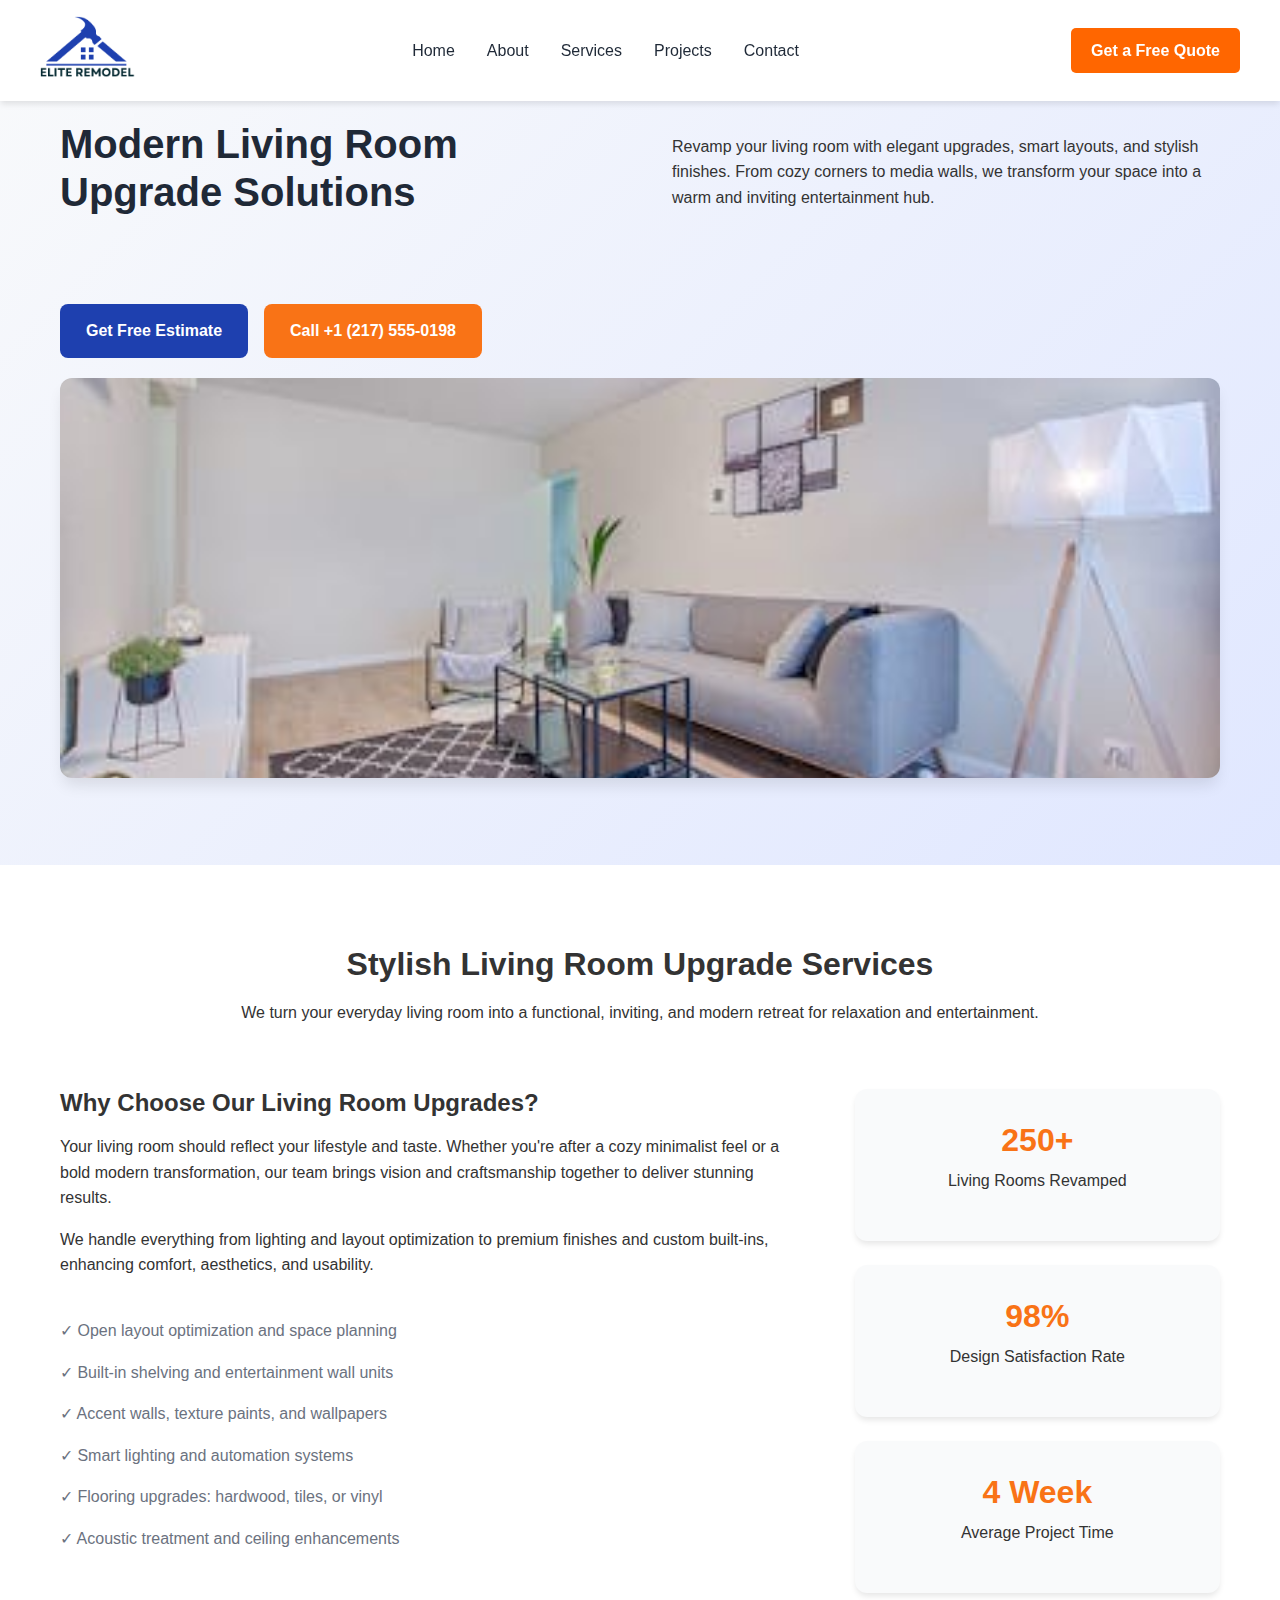
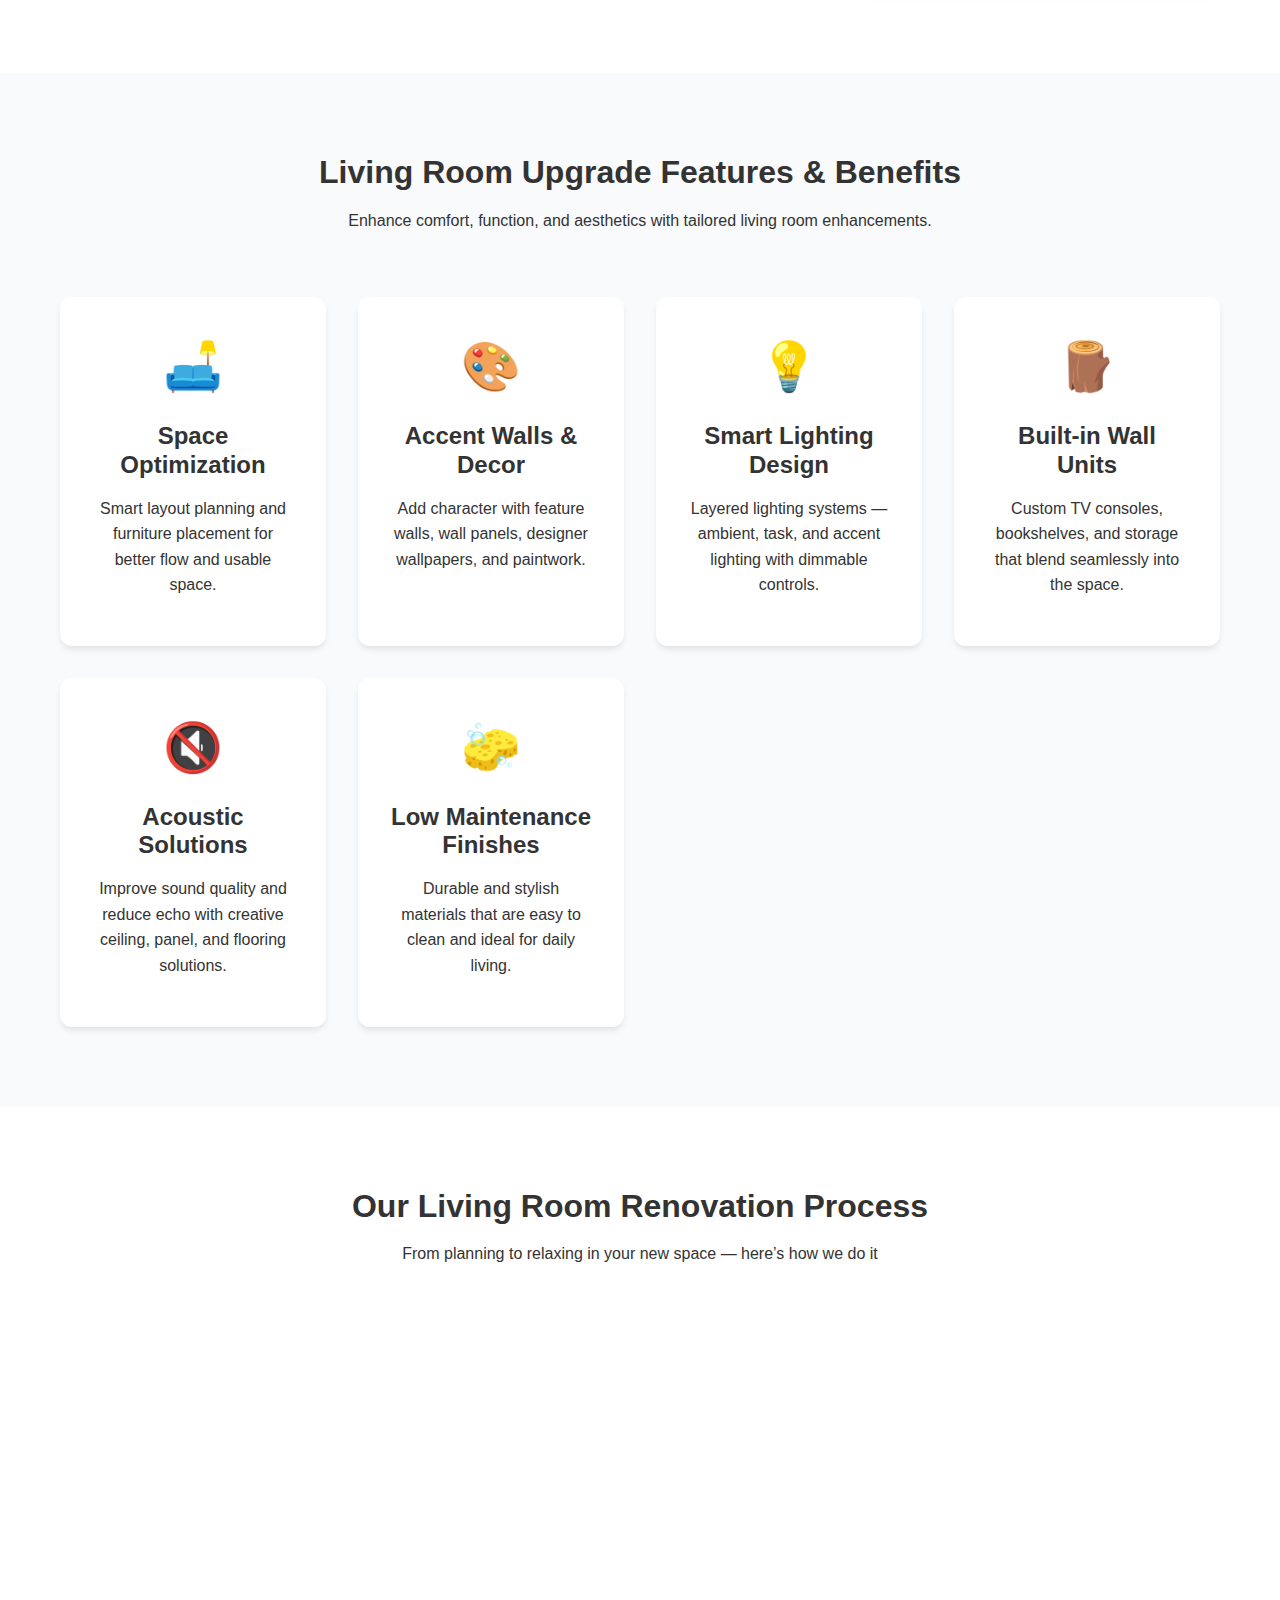
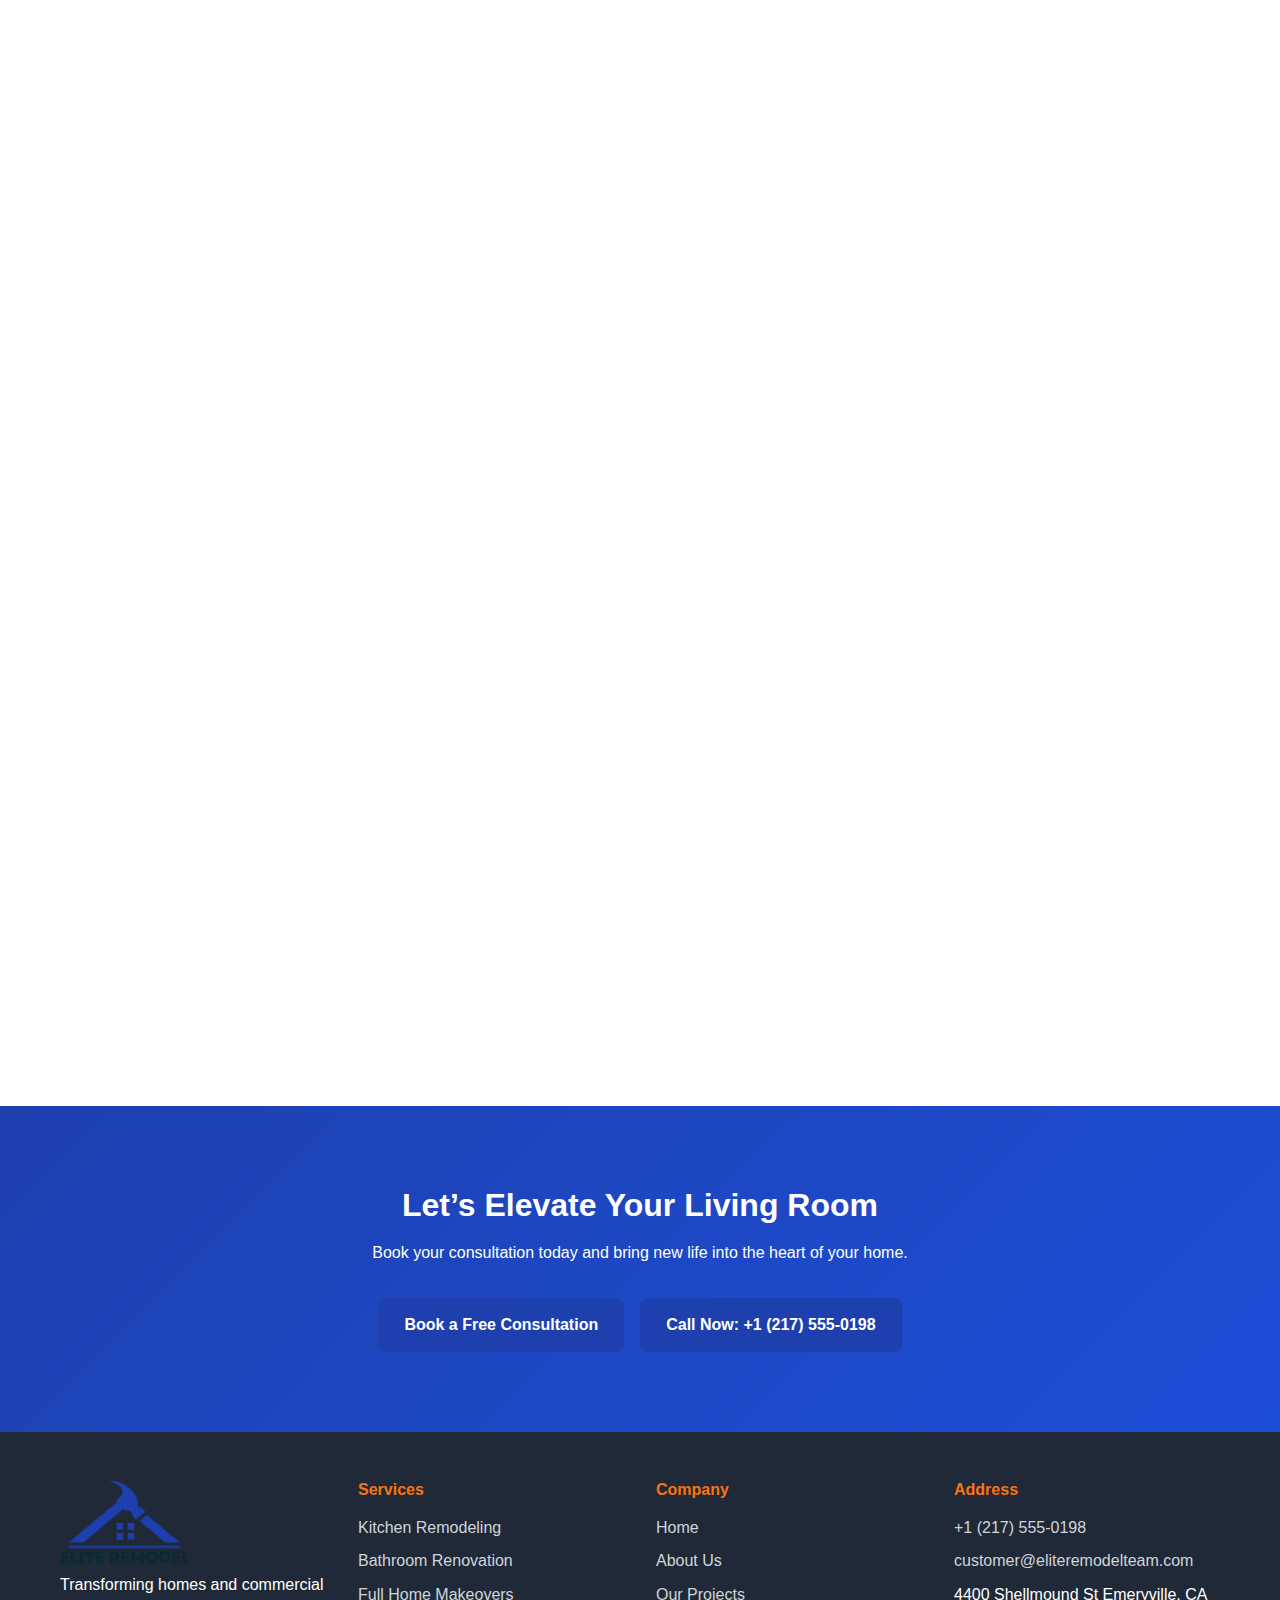
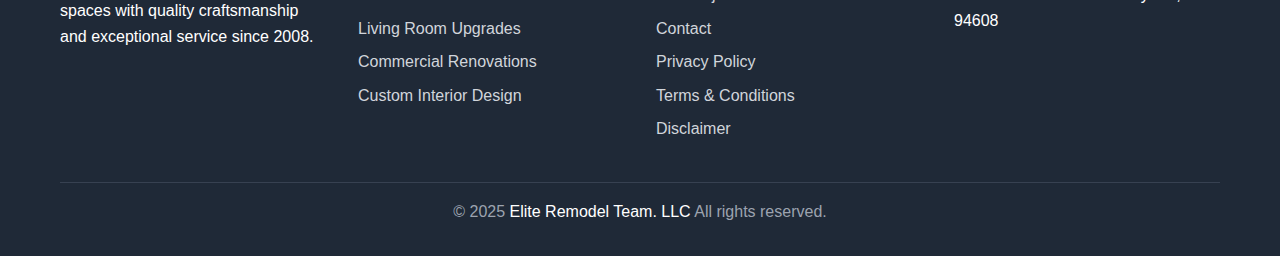
<file: living-room-upgrades.html>
<!DOCTYPE html>
<html lang="en">
<head>
    <meta charset="UTF-8">
    <meta name="viewport" content="width=device-width, initial-scale=1.0">
    <title>Elite Remodel Team - Professional Home Renovation & Remodeling Services</title>
    <meta name="description" content="Professional home renovation and remodeling services. Kitchen remodeling, bathroom renovation, full home makeovers, and commercial renovations. Transform your space with Elite Remodel Team.">
    <meta name="keywords" content="home renovation, remodeling, kitchen remodeling, bathroom renovation, home makeover, commercial renovation, interior design">
    <link rel="stylesheet" href="css/styles.css">
    <link rel="shortcut icon" href="uploads/renovation.png" type="image/x-icon">
</head>
<body>
    <!-- Header -->
   <!-- Header -->
<header class="header" id="header">
    <nav class="nav container">
        <div class="nav-brand">
         <a href="index.html">   <img src="uploads/logo.png" width="80%" alt=""></a>
        </div>
        <div class="nav-menu" id="nav-menu">
            <ul class="nav-list">
                <li><a href="index.html" class="nav-link">Home</a></li>
                <li><a href="index.html#about" class="nav-link">About</a></li>
                <li><a href="index.html#services" class="nav-link">Services</a></li>
                <li><a href="index.html#projects" class="nav-link">Projects</a></li>
                <li><a href="index.html#contact" class="nav-link">Contact</a></li>
            </ul>
        </div>
        <a href="index.html#contact" style="background-color: #ff6600; color: white; padding: 10px 20px; border-radius: 5px; text-decoration: none; font-weight: bold; margin-left: 20px; white-space: nowrap;">
            Get a Free Quote
        </a>
        <div class="nav-toggle" id="nav-toggle">
            <span></span>
            <span></span>
            <span></span>
        </div>
    </nav>
</header>  


<section class="service-hero">
    <div class="container">
        <div class="service-hero-content">
            <h1>Modern Living Room Upgrade Solutions</h1>
            <p>Revamp your living room with elegant upgrades, smart layouts, and stylish finishes. From cozy corners to media walls, we transform your space into a warm and inviting entertainment hub.</p>
            <div class="hero-buttons">
                <a href="index.html#contact" class="btn btn-primary">Get Free Estimate</a>
                <a href="tel:+1 (217) 555-0198" class="btn btn-secondary">Call +1 (217) 555-0198</a>
            </div>
        </div>
        <div class="service-hero-image" style="margin-top: 20px;">
            <img src="uploads/living-room.jpeg" alt="Stylish living room upgrade">
        </div>
    </div>
</section>

  
  <section class="service-overview">
    <div class="container">
        <div class="section-header">
            <h2>Stylish Living Room Upgrade Services</h2>
            <p>We turn your everyday living room into a functional, inviting, and modern retreat for relaxation and entertainment.</p>
        </div>
        <div class="overview-content">
            <div class="overview-text">
                <h3>Why Choose Our Living Room Upgrades?</h3>
                <p>Your living room should reflect your lifestyle and taste. Whether you're after a cozy minimalist feel or a bold modern transformation, our team brings vision and craftsmanship together to deliver stunning results.</p>
                <p>We handle everything from lighting and layout optimization to premium finishes and custom built-ins, enhancing comfort, aesthetics, and usability.</p>
                <ul class="feature-list">
                    <li>✓ Open layout optimization and space planning</li>
                    <li>✓ Built-in shelving and entertainment wall units</li>
                    <li>✓ Accent walls, texture paints, and wallpapers</li>
                    <li>✓ Smart lighting and automation systems</li>
                    <li>✓ Flooring upgrades: hardwood, tiles, or vinyl</li>
                    <li>✓ Acoustic treatment and ceiling enhancements</li>
                </ul>
            </div>
            <div class="overview-stats">
                <div class="stat-card">
                    <h4>250+</h4>
                    <p>Living Rooms Revamped</p>
                </div>
                <div class="stat-card">
                    <h4>98%</h4>
                    <p>Design Satisfaction Rate</p>
                </div>
                <div class="stat-card">
                    <h4>4 Week</h4>
                    <p>Average Project Time</p>
                </div>
            </div>
        </div>
    </div>
</section>

<!-- Service Features -->
<section class="service-features">
    <div class="container">
        <div class="section-header">
            <h2>Living Room Upgrade Features & Benefits</h2>
            <p>Enhance comfort, function, and aesthetics with tailored living room enhancements.</p>
        </div>
        <div class="features-grid">
            <div class="feature-card">
                <div class="feature-icon">🛋️</div>
                <h3>Space Optimization</h3>
                <p>Smart layout planning and furniture placement for better flow and usable space.</p>
            </div>
            <div class="feature-card">
                <div class="feature-icon">🎨</div>
                <h3>Accent Walls & Decor</h3>
                <p>Add character with feature walls, wall panels, designer wallpapers, and paintwork.</p>
            </div>
            <div class="feature-card">
                <div class="feature-icon">💡</div>
                <h3>Smart Lighting Design</h3>
                <p>Layered lighting systems — ambient, task, and accent lighting with dimmable controls.</p>
            </div>
            <div class="feature-card">
                <div class="feature-icon">🪵</div>
                <h3>Built-in Wall Units</h3>
                <p>Custom TV consoles, bookshelves, and storage that blend seamlessly into the space.</p>
            </div>
            <div class="feature-card">
                <div class="feature-icon">🔇</div>
                <h3>Acoustic Solutions</h3>
                <p>Improve sound quality and reduce echo with creative ceiling, panel, and flooring solutions.</p>
            </div>
            <div class="feature-card">
                <div class="feature-icon">🧽</div>
                <h3>Low Maintenance Finishes</h3>
                <p>Durable and stylish materials that are easy to clean and ideal for daily living.</p>
            </div>
        </div>
    </div>
</section>

<!-- Process Section -->
<section class="service-process">
    <div class="container">
        <div class="section-header">
            <h2>Our Living Room Renovation Process</h2>
            <p>From planning to relaxing in your new space — here’s how we do it</p>
        </div>
        <div class="process-timeline">
            <div class="process-step">
                <div class="step-number">1</div>
                <div class="step-content">
                    <h3>Design & Style Discovery</h3>
                    <p>We explore your vision, style, and functionality goals to set the direction.</p>
                    <span class="step-duration">Week 1</span>
                </div>
            </div>
            <div class="process-step">
                <div class="step-number">2</div>
                <div class="step-content">
                    <h3>Planning & Material Selection</h3>
                    <p>Choose color palettes, materials, lighting, and layout enhancements with our experts.</p>
                    <span class="step-duration">Week 2</span>
                </div>
            </div>
            <div class="process-step">
                <div class="step-number">3</div>
                <div class="step-content">
                    <h3>Electrical & Lighting Setup</h3>
                    <p>Install new outlets, lighting circuits, and integrate smart home technology.</p>
                    <span class="step-duration">Week 3</span>
                </div>
            </div>
            <div class="process-step">
                <div class="step-number">4</div>
                <div class="step-content">
                    <h3>Finishing Touches</h3>
                    <p>Flooring, painting, furnishings, and a complete walkthrough for handover.</p>
                    <span class="step-duration">Week 4</span>
                </div>
            </div>
        </div>
    </div>
</section>



<!-- CTA Section -->
<section class="service-cta">
    <div class="container">
        <div class="cta-content">
            <h2>Let’s Elevate Your Living Room</h2>
            <p>Book your consultation today and bring new life into the heart of your home.</p>
            <div class="cta-buttons">
                <a href="index.html#contact" class="btn btn-primary">Book a Free Consultation</a>
                <a href="tel:+1 (217) 555-0198" class="btn btn-primary">Call Now: +1 (217) 555-0198</a>
            </div>
        </div>
    </div>
</section>

  
  <footer class="footer">
        <div class="container">
            <div class="footer-content">
                <div class="footer-section">
                   <a href="index.html">  <img src="uploads/logo.png" width="50%" alt="">
                     </a>
                     
                    <p>Transforming homes and commercial spaces with quality craftsmanship and exceptional service since 2008.</p>
                   
                </div>
                <div class="footer-section">
                    <h4>Services</h4>
                    <ul>
                        <li><a href="kitchen-remodeling.html">Kitchen Remodeling</a></li>
                        <li><a href="bathroom-renovation.html">Bathroom Renovation</a></li>
                        <li><a href="full-home-makeovers.html">Full Home Makeovers</a></li>
                        <li><a href="living-room-upgrades.html">Living Room Upgrades</a></li>
                        <li><a href="commercial-renovations.html">Commercial Renovations</a></li>
                        <li><a href="custom-interior-design.html">Custom Interior Design</a></li>
                    </ul>
                </div>
                <div class="footer-section">
                    <h4>Company</h4>
                    <ul> <li><a href="index.html">Home</a></li>
                        <li><a href="index.html#about">About Us</a></li>
                        <li><a href="index.html#projects">Our Projects</a></li>
                        <li><a href="index.html#contact">Contact</a></li>
                        <li><a href="privacy-policy.html">Privacy Policy</a></li>
                        <li><a href="terms-conditions.html">Terms & Conditions</a></li>
                        <li><a href="disclaimer.html">Disclaimer</a></li>
                    </ul>
                </div>
                <div class="footer-section">
                     <h4>Address</h4>
                    <div class="footer-contact">
                        <p><a href="tel:+1 (217) 555-0198">+1 (217) 555-0198</a></p>
                         <p><a href="mailto:customer@eliteremodelteam.com">customer@eliteremodelteam.com</a></p>
                        <p>4400 Shellmound St Emeryville, CA 94608</p>
                    </div>
                </div>
            </div>
            <div class="footer-bottom">
                <p>&copy; 2025 <a href="index.html" style="text-decoration: none; color: #fff;">Elite Remodel Team. LLC</a> All rights reserved.</p>
            </div>
        </div>
    </footer>

    <script src="../js/main.js"></script>
    <style>
        .service-hero {
            padding: 120px 0 80px;
            background: linear-gradient(135deg, var(--background-light) 0%, #E0E7FF 100%);
        }

        .service-hero-content {
            display: grid;
            grid-template-columns: 1fr 1fr;
            gap: 4rem;
            align-items: center;
        }

        .service-hero h1 {
            font-size: 2.5rem;
            color: var(--text-dark);
            margin-bottom: 1.5rem;
        }

        .service-hero-image img {
            width: 100%;
            height: 400px;
            object-fit: cover;
            border-radius: 12px;
            box-shadow: var(--shadow-lg);
        }

        .service-overview {
            padding: 80px 0;
            background-color: var(--white);
        }

        .overview-content {
            display: grid;
            grid-template-columns: 2fr 1fr;
            gap: 4rem;
            align-items: flex-start;
        }

        .feature-list {
            list-style: none;
            margin-top: 2rem;
        }

        .feature-list li {
            padding: 0.5rem 0;
            color: var(--text-light);
        }

        .overview-stats {
            display: grid;
            gap: 1.5rem;
        }

        .stat-card {
            background-color: var(--background-light);
            padding: 2rem;
            border-radius: 12px;
            text-align: center;
            box-shadow: var(--shadow);
        }

        .stat-card h4 {
            font-size: 2rem;
            color: var(--secondary-color);
            margin-bottom: 0.5rem;
        }

        .service-features {
            padding: 80px 0;
            background-color: var(--background-light);
        }

        .feature-card {
            background-color: var(--white);
            padding: 2rem;
            border-radius: 12px;
            text-align: center;
            box-shadow: var(--shadow);
            transition: transform 0.3s ease;
        }

        .feature-card:hover {
            transform: translateY(-5px);
        }

        .feature-icon {
            font-size: 3rem;
            margin-bottom: 1rem;
        }

        .service-process {
            padding: 80px 0;
            background-color: var(--white);
        }

        .process-timeline {
            max-width: 800px;
            margin: 0 auto;
        }

        .process-step {
            display: grid;
            grid-template-columns: auto 1fr;
            gap: 2rem;
            margin-bottom: 3rem;
            align-items: flex-start;
        }

        .step-content {
            background-color: var(--background-light);
            padding: 2rem;
            border-radius: 12px;
            box-shadow: var(--shadow);
        }

        .step-duration {
            background-color: var(--secondary-color);
            color: var(--white);
            padding: 0.5rem 1rem;
            border-radius: 20px;
            font-size: 0.9rem;
            font-weight: 600;
            display: inline-block;
            margin-top: 1rem;
        }

        .service-portfolio {
            padding: 80px 0;
            background-color: var(--background-light);
        }

        .portfolio-grid {
            display: grid;
            grid-template-columns: repeat(auto-fit, minmax(300px, 1fr));
            gap: 2rem;
        }

        .portfolio-item {
            position: relative;
            border-radius: 12px;
            overflow: hidden;
            box-shadow: var(--shadow);
            transition: transform 0.3s ease;
        }

        .portfolio-item:hover {
            transform: scale(1.05);
        }

        .portfolio-item img {
            width: 100%;
            height: 250px;
            object-fit: cover;
        }

        .portfolio-overlay {
            position: absolute;
            bottom: 0;
            left: 0;
            right: 0;
            background: linear-gradient(transparent, rgba(0, 0, 0, 0.8));
            color: var(--white);
            padding: 2rem;
        }

        .service-cta {
            padding: 80px 0;
            background: linear-gradient(135deg, var(--primary-color), #1D4ED8);
            color: var(--white);
        }

        .cta-content {
            text-align: center;
            max-width: 600px;
            margin: 0 auto;
        }

        .cta-content h2 {
            color: var(--white);
            margin-bottom: 1rem;
        }

        .cta-buttons {
            display: flex;
            gap: 1rem;
            justify-content: center;
            flex-wrap: wrap;
            margin-top: 2rem;
        }

        @media (max-width: 768px) {
            .service-hero-content,
            .overview-content {
                grid-template-columns: 1fr;
                text-align: center;
            }

            .service-hero h1 {
                font-size: 2rem;
            }

            .process-step {
                grid-template-columns: 1fr;
                text-align: center;
            }

            .cta-buttons {
                flex-direction: column;
                align-items: center;
            }
        }
    </style>
</body>
</html>
</file>
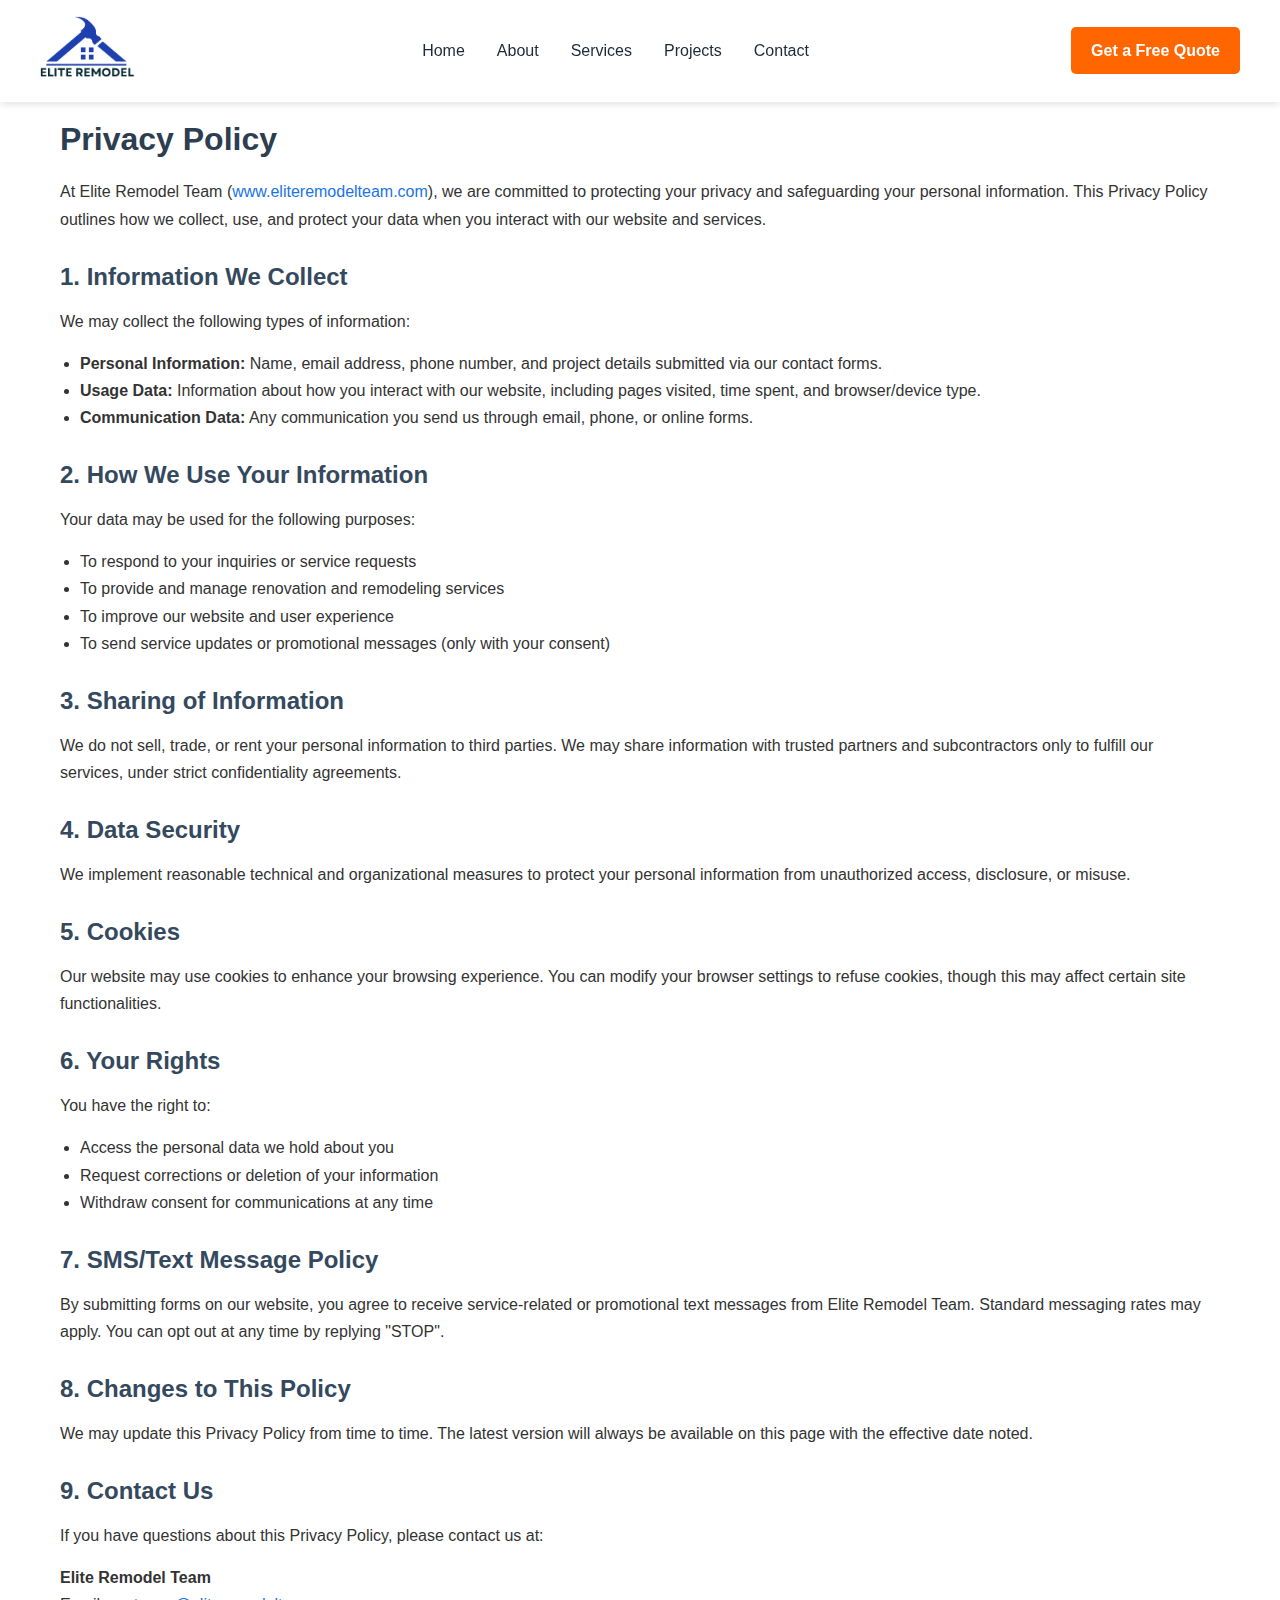
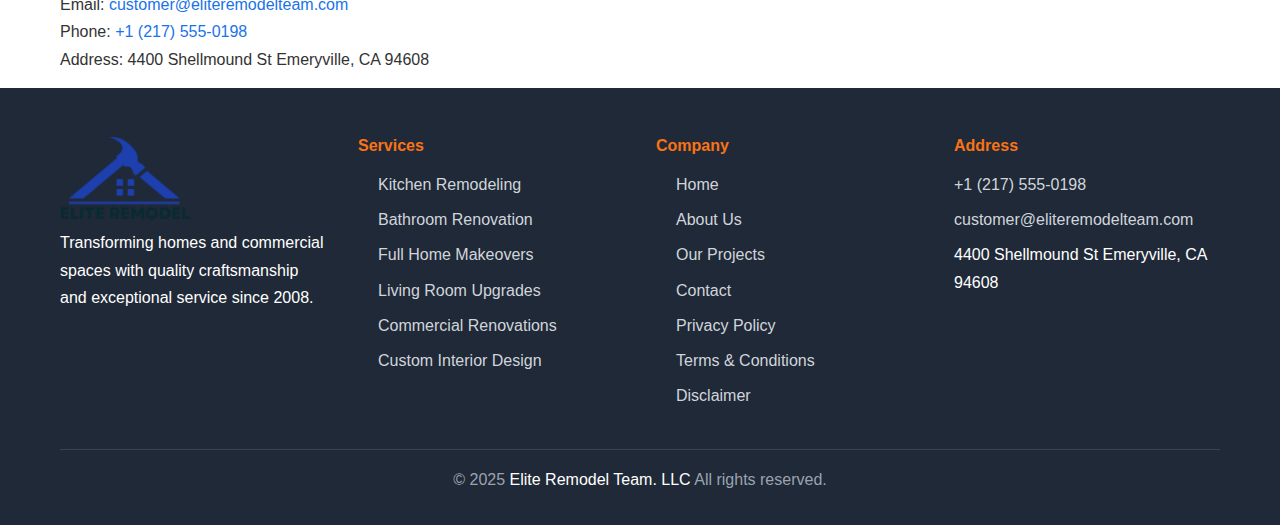
<file: privacy-policy.html>
<!DOCTYPE html>
<html lang="en">
<head>
    <meta charset="UTF-8">
    <meta name="viewport" content="width=device-width, initial-scale=1.0">
    <title>Elite Remodel Team - Professional Home Renovation & Remodeling Services</title>
    <meta name="description" content="Professional home renovation and remodeling services. Kitchen remodeling, bathroom renovation, full home makeovers, and commercial renovations. Transform your space with Elite Remodel Team.">
    <meta name="keywords" content="home renovation, remodeling, kitchen remodeling, bathroom renovation, home makeover, commercial renovation, interior design">
    <link rel="stylesheet" href="css/styles.css">
    <link rel="shortcut icon" href="uploads/renovation.png" type="image/x-icon">
       <style>
        body {
            font-family: Arial, sans-serif;
            line-height: 1.7;
            /* padding: 40px 20px; */
            /* max-width: 900px; */
            /* margin: auto; */
            color: #333;
        }
        h1 {
            font-size: 32px;
            margin-bottom: 20px;
            color: #2c3e50;
        }
        h2 {
            font-size: 24px;
            margin-top: 30px;
            color: #34495e;
        }
        p {
            margin-bottom: 15px;
        }
        ul {
            margin-left: 20px;
        }
        a {
            color: #1a73e8;
            text-decoration: none;
        }
    </style>
</head>
<body>
    <!-- Header -->
   <!-- Header -->
<header class="header" id="header">
    <nav class="nav container">
        <div class="nav-brand">
         <a href="index.html">   <img src="uploads/logo.png" width="80%" alt=""></a>
        </div>
        <div class="nav-menu" id="nav-menu">
            <ul class="nav-list">
                <li><a href="index.html" class="nav-link">Home</a></li>
                <li><a href="index.html#about" class="nav-link">About</a></li>
                <li><a href="index.html#services" class="nav-link">Services</a></li>
                <li><a href="index.html#projects" class="nav-link">Projects</a></li>
                <li><a href="index.html#contact" class="nav-link">Contact</a></li>
            </ul>
        </div>
        <a href="index.html#contact" style="background-color: #ff6600; color: white; padding: 10px 20px; border-radius: 5px; text-decoration: none; font-weight: bold; margin-left: 20px; white-space: nowrap;">
            Get a Free Quote
        </a>
        <div class="nav-toggle" id="nav-toggle">
            <span></span>
            <span></span>
            <span></span>
        </div>
    </nav>
</header>
 
 
 <div class="container" style="padding-top: 120px;">
 
    <h1>Privacy Policy</h1>

    <p>At Elite Remodel Team (<a href="https://www.eliteremodelteam.com">www.eliteremodelteam.com</a>), we are committed to protecting your privacy and safeguarding your personal information. This Privacy Policy outlines how we collect, use, and protect your data when you interact with our website and services.</p>

    <h2>1. Information We Collect</h2>
    <p>We may collect the following types of information:</p>
    <ul>
        <li><strong>Personal Information:</strong> Name, email address, phone number, and project details submitted via our contact forms.</li>
        <li><strong>Usage Data:</strong> Information about how you interact with our website, including pages visited, time spent, and browser/device type.</li>
        <li><strong>Communication Data:</strong> Any communication you send us through email, phone, or online forms.</li>
    </ul>

    <h2>2. How We Use Your Information</h2>
    <p>Your data may be used for the following purposes:</p>
    <ul>
        <li>To respond to your inquiries or service requests</li>
        <li>To provide and manage renovation and remodeling services</li>
        <li>To improve our website and user experience</li>
        <li>To send service updates or promotional messages (only with your consent)</li>
    </ul>

    <h2>3. Sharing of Information</h2>
    <p>We do not sell, trade, or rent your personal information to third parties. We may share information with trusted partners and subcontractors only to fulfill our services, under strict confidentiality agreements.</p>

    <h2>4. Data Security</h2>
    <p>We implement reasonable technical and organizational measures to protect your personal information from unauthorized access, disclosure, or misuse.</p>

    <h2>5. Cookies</h2>
    <p>Our website may use cookies to enhance your browsing experience. You can modify your browser settings to refuse cookies, though this may affect certain site functionalities.</p>

    <h2>6. Your Rights</h2>
    <p>You have the right to:</p>
    <ul>
        <li>Access the personal data we hold about you</li>
        <li>Request corrections or deletion of your information</li>
        <li>Withdraw consent for communications at any time</li>
    </ul>

    <h2>7. SMS/Text Message Policy</h2>
    <p>By submitting forms on our website, you agree to receive service-related or promotional text messages from Elite Remodel Team. Standard messaging rates may apply. You can opt out at any time by replying "STOP".</p>

    <h2>8. Changes to This Policy</h2>
    <p>We may update this Privacy Policy from time to time. The latest version will always be available on this page with the effective date noted.</p>

    <h2>9. Contact Us</h2>
    <p>If you have questions about this Privacy Policy, please contact us at:</p>
    <p>
        <strong>Elite Remodel Team</strong><br>
        Email: <a href="mailto:customer@eliteremodelteam.com">customer@eliteremodelteam.com</a><br>
        Phone: <a href="tel:+1 (217) 555-0198">+1 (217) 555-0198</a><br>
        Address: 4400 Shellmound St Emeryville, CA 94608
    </p>
 
 
 </div>
 <!-- Footer -->
   <footer class="footer">
        <div class="container">
            <div class="footer-content">
                <div class="footer-section">
                    <a href="index.html"> <img src="uploads/logo.png" width="50%" alt=""></a>
                     
                     
                    <p>Transforming homes and commercial spaces with quality craftsmanship and exceptional service since 2008.</p>
                   
                </div>
                <div class="footer-section">
                    <h4>Services</h4>
                    <ul>
                        <li><a href="kitchen-remodeling.html">Kitchen Remodeling</a></li>
                        <li><a href="bathroom-renovation.html">Bathroom Renovation</a></li>
                        <li><a href="full-home-makeovers.html">Full Home Makeovers</a></li>
                        <li><a href="living-room-upgrades.html">Living Room Upgrades</a></li>
                        <li><a href="commercial-renovations.html">Commercial Renovations</a></li>
                        <li><a href="custom-interior-design.html">Custom Interior Design</a></li>
                    </ul>
                </div>
                <div class="footer-section">
                    <h4>Company</h4>
                    <ul> <li><a href="index.html">Home</a></li>
                        <li><a href="index.html#about">About Us</a></li>
                        <li><a href="index.html#projects">Our Projects</a></li>
                        <li><a href="index.html#contact">Contact</a></li>
                        <li><a href="privacy-policy.html">Privacy Policy</a></li>
                        <li><a href="terms-conditions.html">Terms & Conditions</a></li>
                        <li><a href="disclaimer.html">Disclaimer</a></li>
                    </ul>
                </div>
                <div class="footer-section">
                     <h4>Address</h4>
                    <div class="footer-contact">
                        <p><a href="tel:+1 (217) 555-0198">+1 (217) 555-0198</a></p>
                         <p><a href="mailto:customer@eliteremodelteam.com">customer@eliteremodelteam.com</a></p>
                        <p>4400 Shellmound St Emeryville, CA 94608</p>
                    </div>
                </div>
            </div>
            <div class="footer-bottom">
                <p>&copy; 2025 <a href="index.html" style="text-decoration: none; color: #fff;">Elite Remodel Team. LLC</a> All rights reserved.</p>
            </div>
        </div>
    </footer>
  <script src="../js/main.js"></script>
    </body>
    </html>
</file>
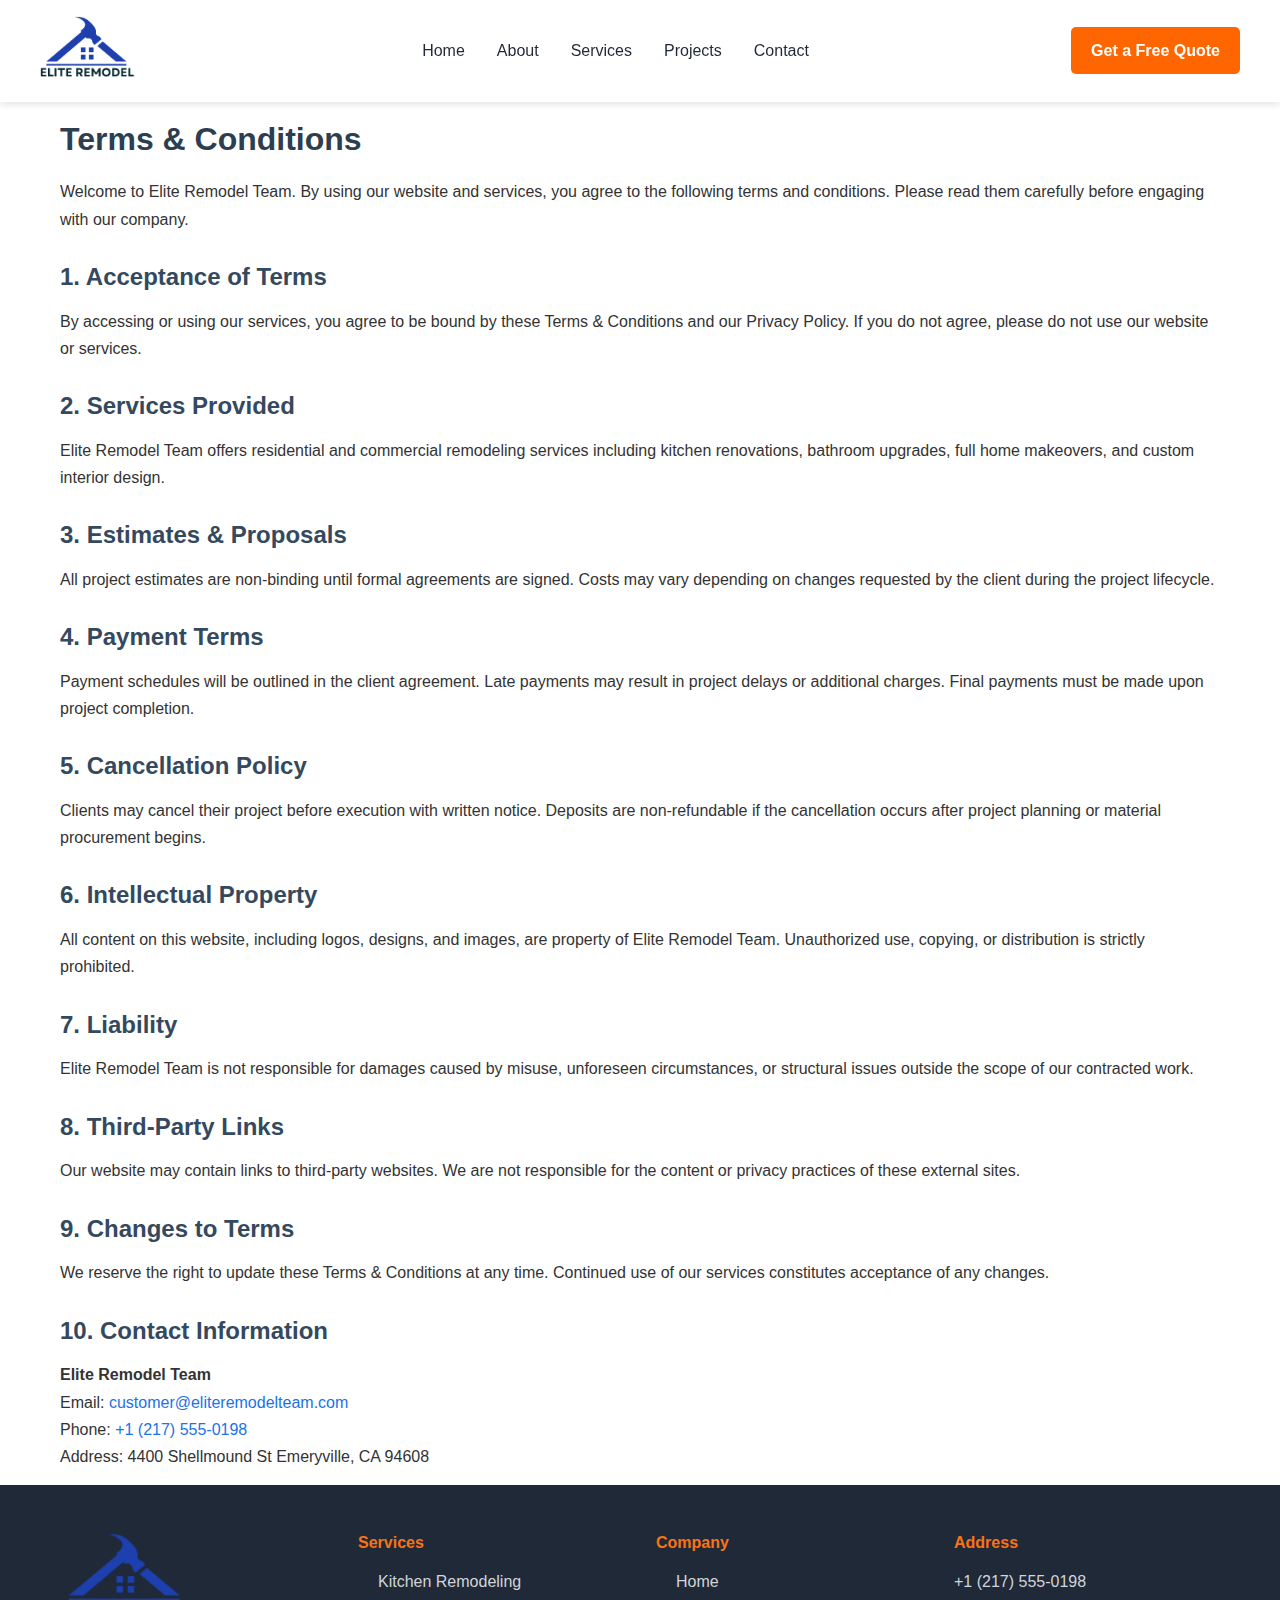
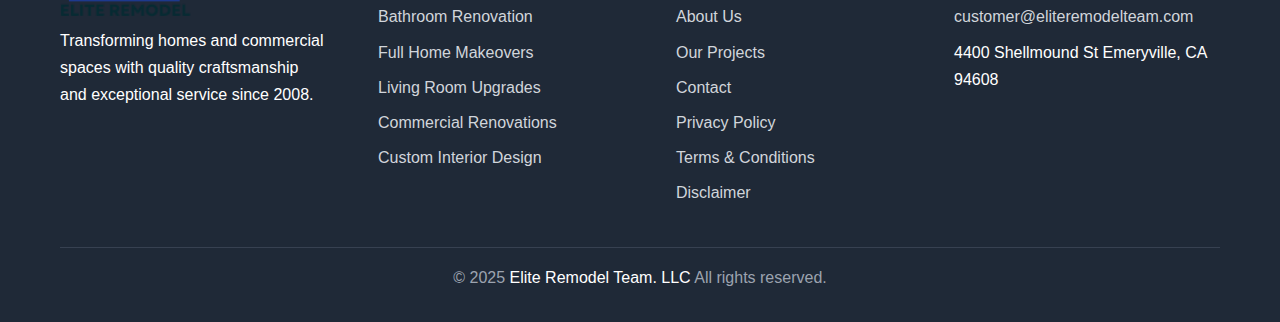
<file: terms-conditions.html>
<!DOCTYPE html>
<html lang="en">
<head>
    <meta charset="UTF-8">
    <meta name="viewport" content="width=device-width, initial-scale=1.0">
    <title>Elite Remodel Team - Professional Home Renovation & Remodeling Services</title>
    <meta name="description" content="Professional home renovation and remodeling services. Kitchen remodeling, bathroom renovation, full home makeovers, and commercial renovations. Transform your space with Elite Remodel Team.">
    <meta name="keywords" content="home renovation, remodeling, kitchen remodeling, bathroom renovation, home makeover, commercial renovation, interior design">
    <link rel="stylesheet" href="css/styles.css">
    <link rel="shortcut icon" href="uploads/renovation.png" type="image/x-icon">
       <style>
        body {
            font-family: Arial, sans-serif;
            line-height: 1.7;
            /* padding: 40px 20px; */
            /* max-width: 900px; */
            /* margin: auto; */
            color: #333;
        }
        h1 {
            font-size: 32px;
            margin-bottom: 20px;
            color: #2c3e50;
        }
        h2 {
            font-size: 24px;
            margin-top: 30px;
            color: #34495e;
        }
        p {
            margin-bottom: 15px;
        }
        ul {
            margin-left: 20px;
        }
        a {
            color: #1a73e8;
            text-decoration: none;
        }
    </style>
</head>
<body>
    <!-- Header -->
   <!-- Header -->
<header class="header" id="header">
    <nav class="nav container">
        <div class="nav-brand">
         <a href="index.html">   <img src="uploads/logo.png" width="80%" alt=""></a>
        </div>
        <div class="nav-menu" id="nav-menu">
            <ul class="nav-list">
                <li><a href="index.html" class="nav-link">Home</a></li>
                <li><a href="index.html#about" class="nav-link">About</a></li>
                <li><a href="index.html#services" class="nav-link">Services</a></li>
                <li><a href="index.html#projects" class="nav-link">Projects</a></li>
                <li><a href="index.html#contact" class="nav-link">Contact</a></li>
            </ul>
        </div>
        <a href="index.html#contact" style="background-color: #ff6600; color: white; padding: 10px 20px; border-radius: 5px; text-decoration: none; font-weight: bold; margin-left: 20px; white-space: nowrap;">
            Get a Free Quote
        </a>
        <div class="nav-toggle" id="nav-toggle">
            <span></span>
            <span></span>
            <span></span>
        </div>
    </nav>
</header>
 
 
 <div class="container" style="padding-top: 120px;">
 
    <h1>Terms & Conditions</h1>

  <p>Welcome to Elite Remodel Team. By using our website and services, you agree to the following terms and conditions. Please read them carefully before engaging with our company.</p>

  <h2>1. Acceptance of Terms</h2>
  <p>By accessing or using our services, you agree to be bound by these Terms & Conditions and our Privacy Policy. If you do not agree, please do not use our website or services.</p>

  <h2>2. Services Provided</h2>
  <p>Elite Remodel Team offers residential and commercial remodeling services including kitchen renovations, bathroom upgrades, full home makeovers, and custom interior design.</p>

  <h2>3. Estimates & Proposals</h2>
  <p>All project estimates are non-binding until formal agreements are signed. Costs may vary depending on changes requested by the client during the project lifecycle.</p>

  <h2>4. Payment Terms</h2>
  <p>Payment schedules will be outlined in the client agreement. Late payments may result in project delays or additional charges. Final payments must be made upon project completion.</p>

  <h2>5. Cancellation Policy</h2>
  <p>Clients may cancel their project before execution with written notice. Deposits are non-refundable if the cancellation occurs after project planning or material procurement begins.</p>

  <h2>6. Intellectual Property</h2>
  <p>All content on this website, including logos, designs, and images, are property of Elite Remodel Team. Unauthorized use, copying, or distribution is strictly prohibited.</p>

  <h2>7. Liability</h2>
  <p>Elite Remodel Team is not responsible for damages caused by misuse, unforeseen circumstances, or structural issues outside the scope of our contracted work.</p>

  <h2>8. Third-Party Links</h2>
  <p>Our website may contain links to third-party websites. We are not responsible for the content or privacy practices of these external sites.</p>

  <h2>9. Changes to Terms</h2>
  <p>We reserve the right to update these Terms & Conditions at any time. Continued use of our services constitutes acceptance of any changes.</p>

  <h2>10. Contact Information</h2>
  <p>
    <strong>Elite Remodel Team</strong><br>
    Email: <a href="mailto:customer@eliteremodelteam.com">customer@eliteremodelteam.com</a><br>
    Phone: <a href="tel:+1 (217) 555-0198">+1 (217) 555-0198</a><br>
    Address: 4400 Shellmound St Emeryville, CA 94608
  </p>
 
 </div>
 <!-- Footer -->
   <footer class="footer">
        <div class="container">
            <div class="footer-content">
                <div class="footer-section">
                    <a href="index.html"> <img src="uploads/logo.png" width="50%" alt=""></a>
                     
                     
                    <p>Transforming homes and commercial spaces with quality craftsmanship and exceptional service since 2008.</p>
                   
                </div>
                <div class="footer-section">
                    <h4>Services</h4>
                    <ul>
                        <li><a href="kitchen-remodeling.html">Kitchen Remodeling</a></li>
                        <li><a href="bathroom-renovation.html">Bathroom Renovation</a></li>
                        <li><a href="full-home-makeovers.html">Full Home Makeovers</a></li>
                        <li><a href="living-room-upgrades.html">Living Room Upgrades</a></li>
                        <li><a href="commercial-renovations.html">Commercial Renovations</a></li>
                        <li><a href="custom-interior-design.html">Custom Interior Design</a></li>
                    </ul>
                </div>
                <div class="footer-section">
                    <h4>Company</h4>
                    <ul> <li><a href="index.html">Home</a></li>
                        <li><a href="index.html#about">About Us</a></li>
                        <li><a href="index.html#projects">Our Projects</a></li>
                        <li><a href="index.html#contact">Contact</a></li>
                        <li><a href="privacy-policy.html">Privacy Policy</a></li>
                        <li><a href="terms-conditions.html">Terms & Conditions</a></li>
                        <li><a href="disclaimer.html">Disclaimer</a></li>
                    </ul>
                </div>
                <div class="footer-section">
                     <h4>Address</h4>
                    <div class="footer-contact">
                        <p><a href="tel:+1 (217) 555-0198">+1 (217) 555-0198</a></p>
                         <p><a href="mailto:customer@eliteremodelteam.com">customer@eliteremodelteam.com</a></p>
                        <p>4400 Shellmound St Emeryville, CA 94608</p>
                    </div>
                </div>
            </div>
            <div class="footer-bottom">
                <p>&copy; 2025 <a href="index.html" style="text-decoration: none; color: #fff;">Elite Remodel Team. LLC</a> All rights reserved.</p>
            </div>
        </div>
    </footer>
  <script src="../js/main.js"></script>
    </body>
    </html>
</file>
<file: css/styles.css>
/* Reset and Base Styles */
* {
    margin: 0;
    padding: 0;
    box-sizing: border-box;
}

body {
    font-family: -apple-system, BlinkMacSystemFont, 'Segoe UI', Roboto, 'Helvetica Neue', Arial, sans-serif;
    line-height: 1.6;
    color: #333;
}

.container {
    max-width: 1200px;
    margin: 0 auto;
    padding: 0 20px;
}

/* Typography */
h1, h2, h3, h4, h5, h6 {
    font-weight: 600;
    line-height: 1.2;
    margin-bottom: 1rem;
}

h1 {
    font-size: 2.5rem;
}

h2 {
    font-size: 2rem;
}

h3 {
    font-size: 1.5rem;
}

p {
    margin-bottom: 1rem;
}

/* Colors */
:root {
    --primary-color: #1E40AF;
    --secondary-color: #F97316;
    --accent-color: #10B981;
    --text-dark: #1F2937;
    --text-light: #6B7280;
    --background-light: #F9FAFB;
    --white: #FFFFFF;
    --shadow: 0 4px 6px -1px rgba(0, 0, 0, 0.1);
    --shadow-lg: 0 10px 15px -3px rgba(0, 0, 0, 0.1);
}

/* Buttons */
.btn {
    display: inline-block;
    padding: 12px 24px;
    border-radius: 8px;
    text-decoration: none;
    font-weight: 600;
    transition: all 0.3s ease;
    border: 2px solid transparent;
    cursor: pointer;
    font-size: 1rem;
}

.btn-primary {
    background-color: var(--primary-color);
    color: var(--white);
}

.btn-primary:hover {
    background-color: #1D4ED8;
    transform: translateY(-2px);
    box-shadow: var(--shadow-lg);
}

.btn-secondary {
    background-color: var(--secondary-color);
    color: var(--white);
}

.btn-secondary:hover {
    background-color: #EA580C;
    transform: translateY(-2px);
    box-shadow: var(--shadow-lg);
}

.btn-outline {
    background-color: transparent;
    color: var(--primary-color);
    border: 2px solid var(--primary-color);
}

.btn-outline:hover {
    background-color: var(--primary-color);
    color: var(--white);
}

/* Header */
.header {
    position: fixed;
    top: 0;
    left: 0;
    width: 100%;
    background-color: var(--white);
    box-shadow: var(--shadow);
    z-index: 1000;
    transition: all 0.3s ease;
}

.nav {
    display: flex;
    justify-content: space-between;
    align-items: center;
    padding: 1rem 0;
}

.nav-brand h2 {
    color: var(--primary-color);
    margin: 0;
}

.nav-list {
    display: flex;
    list-style: none;
    gap: 2rem;
}

.nav-link {
    text-decoration: none;
    color: var(--text-dark);
    font-weight: 500;
    transition: color 0.3s ease;
}

.nav-link:hover {
    color: var(--primary-color);
}

.nav-toggle {
    display: none;
    flex-direction: column;
    cursor: pointer;
    gap: 4px;
}

.nav-toggle span {
    width: 25px;
    height: 3px;
    background-color: var(--text-dark);
    transition: 0.3s;
}

/* Hero Section */
.hero {
    padding: 120px 0 80px;
    background: linear-gradient(135deg, var(--background-light) 0%, #E0E7FF 100%);
}

.hero-container {
    display: grid;
    grid-template-columns: 1fr 1fr;
    gap: 4rem;
    align-items: center;
}

.hero-title {
    font-size: 3rem;
    color: var(--text-dark);
    margin-bottom: 1.5rem;
}

.hero-description {
    font-size: 1.1rem;
    color: var(--text-light);
    margin-bottom: 2rem;
}

.hero-buttons {
    display: flex;
    gap: 1rem;
    flex-wrap: wrap;
}

.hero-image img {
    width: 100%;
    height: 400px;
    object-fit: cover;
    border-radius: 12px;
    box-shadow: var(--shadow-lg);
}

/* Section Styles */
section {
    padding: 80px 0;
}

.section-header {
    text-align: center;
    margin-bottom: 4rem;
}

.section-title {
    color: var(--text-dark);
    margin-bottom: 1rem;
}

.section-subtitle {
    font-size: 1.1rem;
    color: var(--text-light);
}

/* About Section */
.about {
    background-color: var(--white);
}

.about-content {
    display: grid;
    grid-template-columns: 1fr 1fr;
    gap: 4rem;
    align-items: center;
}

.about-text h3 {
    color: var(--primary-color);
    margin-bottom: 1.5rem;
}

.about-stats {
    display: grid;
    grid-template-columns: repeat(3, 1fr);
    gap: 2rem;
    margin-top: 2rem;
}

.stat {
    text-align: center;
}

.stat h4 {
    font-size: 2rem;
    color: var(--secondary-color);
    margin-bottom: 0.5rem;
}

.about-image img {
    width: 100%;
    height: 400px;
    object-fit: cover;
    border-radius: 12px;
    box-shadow: var(--shadow);
}

/* Services Section */
.services {
    background-color: var(--background-light);
}

.services-grid {
    display: grid;
    grid-template-columns: repeat(auto-fit, minmax(350px, 1fr));
    gap: 2rem;
}

.service-card {
    background-color: var(--white);
    border-radius: 12px;
    overflow: hidden;
    box-shadow: var(--shadow);
    transition: transform 0.3s ease, box-shadow 0.3s ease;
}

.service-card:hover {
    transform: translateY(-5px);
    box-shadow: var(--shadow-lg);
}

.service-card img {
    width: 100%;
    height: 200px;
    object-fit: cover;
}

.service-content {
    padding: 2rem;
}

.service-content h3 {
    color: var(--primary-color);
    margin-bottom: 1rem;
}

.service-content p {
    color: var(--text-light);
    margin-bottom: 1.5rem;
}

/* Why Choose Us Section */
.why-choose {
    background-color: var(--white);
}

.features-grid {
    display: grid;
    grid-template-columns: repeat(auto-fit, minmax(250px, 1fr));
    gap: 2rem;
}

.feature {
    text-align: center;
    padding: 2rem;
}

.feature-icon {
    font-size: 3rem;
    margin-bottom: 1rem;
}

.feature h3 {
    color: var(--primary-color);
    margin-bottom: 1rem;
}

.feature p {
    color: var(--text-light);
}

/* Process Section */
.process {
    background-color: var(--background-light);
}

.process-steps {
    display: grid;
    grid-template-columns: repeat(auto-fit, minmax(250px, 1fr));
    gap: 2rem;
}

.process-step {
    background-color: var(--white);
    padding: 2rem;
    border-radius: 12px;
    text-align: center;
    box-shadow: var(--shadow);
}

.step-number {
    width: 60px;
    height: 60px;
    background-color: var(--secondary-color);
    color: var(--white);
    border-radius: 50%;
    display: flex;
    align-items: center;
    justify-content: center;
    font-size: 1.5rem;
    font-weight: bold;
    margin: 0 auto 1.5rem;
}

.process-step h3 {
    color: var(--primary-color);
    margin-bottom: 1rem;
}

.process-step p {
    color: var(--text-light);
}

/* Projects Section */
.projects {
    background-color: var(--white);
}

.projects-grid {
    display: grid;
    grid-template-columns: repeat(auto-fit, minmax(300px, 1fr));
    gap: 2rem;
}

.project-card {
    position: relative;
    border-radius: 12px;
    overflow: hidden;
    box-shadow: var(--shadow);
    transition: transform 0.3s ease;
}

.project-card:hover {
    transform: scale(1.05);
}

.project-card img {
    width: 100%;
    height: 250px;
    object-fit: cover;
}

.project-overlay {
    position: absolute;
    bottom: 0;
    left: 0;
    right: 0;
    background: linear-gradient(transparent, rgba(0, 0, 0, 0.8));
    color: var(--white);
    padding: 2rem;
}

.project-overlay h3 {
    margin-bottom: 0.5rem;
}

/* FAQ Section */
.faq {
    background-color: var(--background-light);
}

.faq-container {
    max-width: 800px;
    margin: 0 auto;
}

.faq-item {
    background-color: var(--white);
    border-radius: 8px;
    margin-bottom: 1rem;
    box-shadow: var(--shadow);
}

.faq-question {
    display: flex;
    justify-content: space-between;
    align-items: center;
    padding: 1.5rem;
    cursor: pointer;
    transition: background-color 0.3s ease;
}

.faq-question:hover {
    background-color: var(--background-light);
}

.faq-question h3 {
    margin: 0;
    color: var(--primary-color);
}

.faq-toggle {
    font-size: 1.5rem;
    font-weight: bold;
    color: var(--primary-color);
    transition: transform 0.3s ease;
}

.faq-answer {
    padding: 0 1.5rem;
    max-height: 0;
    overflow: hidden;
    transition: max-height 0.3s ease, padding 0.3s ease;
}

.faq-item.active .faq-answer {
    padding: 0 1.5rem 1.5rem;
    max-height: 200px;
}

.faq-item.active .faq-toggle {
    transform: rotate(45deg);
}

/* Testimonials Section */
.testimonials {
    background-color: var(--white);
}

.testimonials-grid {
    display: grid;
    grid-template-columns: repeat(auto-fit, minmax(300px, 1fr));
    gap: 2rem;
}

.testimonial {
    background-color: var(--background-light);
    padding: 2rem;
    border-radius: 12px;
    box-shadow: var(--shadow);
}

.testimonial-content {
    margin-bottom: 1.5rem;
}

.testimonial-content p {
    font-style: italic;
    color: var(--text-light);
    margin: 0;
}

.testimonial-author h4 {
    color: var(--primary-color);
    margin-bottom: 0.25rem;
}

.testimonial-author span {
    color: var(--text-light);
    font-size: 0.9rem;
}

/* Contact Section */
.contact {
    background-color: var(--background-light);
}

.contact-content {
    display: grid;
    grid-template-columns: 1fr 1fr;
    gap: 4rem;
    margin-bottom: 3rem;
}

.contact-info h3 {
    color: var(--primary-color);
    margin-bottom: 2rem;
}

.contact-item {
    margin-bottom: 1.5rem;
}

.contact-item strong {
    color: var(--text-dark);
    display: block;
    margin-bottom: 0.5rem;
}

.contact-item p {
    margin: 0;
    color: var(--text-light);
}

.contact-item a {
    color: var(--primary-color);
    text-decoration: none;
}

.contact-item a:hover {
    text-decoration: underline;
}

.contact-form {
    background-color: var(--white);
    padding: 2rem;
    border-radius: 12px;
    box-shadow: var(--shadow);
}

.form-group {
    margin-bottom: 1.5rem;
}

.form-group input,
.form-group select,
.form-group textarea {
    width: 100%;
    padding: 12px 16px;
    border: 2px solid #E5E7EB;
    border-radius: 8px;
    font-size: 1rem;
    transition: border-color 0.3s ease;
}

.form-group input:focus,
.form-group select:focus,
.form-group textarea:focus {
    outline: none;
    border-color: var(--primary-color);
}

.map-container {
    border-radius: 12px;
    overflow: hidden;
    box-shadow: var(--shadow);
}

/* Footer */
.footer {
    background-color: var(--text-dark);
    color: var(--white);
    padding: 3rem 0 1rem;
}

.footer-content {
    display: grid;
    grid-template-columns: repeat(auto-fit, minmax(250px, 1fr));
    gap: 2rem;
    margin-bottom: 2rem;
}

.footer-section h3,
.footer-section h4 {
    color: var(--secondary-color);
    margin-bottom: 1rem;
}

.footer-section ul {
    list-style: none;
}

.footer-section ul li {
    margin-bottom: 0.5rem;
}

.footer-section a {
    color: #D1D5DB;
    text-decoration: none;
    transition: color 0.3s ease;
}

.footer-section a:hover {
    color: var(--secondary-color);
}

.footer-contact p {
    margin-bottom: 0.5rem;
}

.footer-bottom {
    border-top: 1px solid #374151;
    padding-top: 1rem;
    text-align: center;
    color: #9CA3AF;
}

/* Responsive Design */
@media (max-width: 768px) {
    .nav-menu {
        position: fixed;
        top: 70px;
        left: -100%;
        width: 100%;
        height: calc(100vh - 70px);
        background-color: var(--white);
        flex-direction: column;
        justify-content: flex-start;
        align-items: center;
        padding-top: 2rem;
        transition: left 0.3s ease;
        box-shadow: var(--shadow);
    }

    .nav-menu.active {
        left: 0;
    }

    .nav-list {
        flex-direction: column;
        gap: 1rem;
    }

    .nav-toggle {
        display: flex;
    }

    .hero-container {
        grid-template-columns: 1fr;
        text-align: center;
    }

    .hero-title {
        font-size: 2rem;
    }

    .hero-buttons {
        justify-content: center;
    }

    .about-content {
        grid-template-columns: 1fr;
        text-align: center;
    }

    .about-stats {
        grid-template-columns: 1fr;
        gap: 1rem;
    }

    .services-grid {
        grid-template-columns: 1fr;
    }

    .contact-content {
        grid-template-columns: 1fr;
        gap: 2rem;
    }

    .footer-content {
        grid-template-columns: 1fr;
        text-align: center;
    }

    h1 {
        font-size: 2rem;
    }

    h2 {
        font-size: 1.75rem;
    }
}

@media (max-width: 480px) {
    .container {
        padding: 0 15px;
    }

    .hero {
        padding: 100px 0 60px;
    }

    .hero-title {
        font-size: 1.75rem;
    }

    .hero-buttons {
        flex-direction: column;
        align-items: center;
    }

    .btn {
        width: 100%;
        text-align: center;
        max-width: 300px;
    }

    section {
        padding: 60px 0;
    }

    .service-content,
    .contact-form {
        padding: 1.5rem;
    }
}

/* Smooth Scrolling */
html {
    scroll-behavior: smooth;
}

/* Animation Classes */
.fade-in {
    opacity: 0;
    transform: translateY(30px);
    transition: opacity 0.6s ease, transform 0.6s ease;
}

.fade-in.visible {
    opacity: 1;
    transform: translateY(0);
}

/* Loading State */
.loading {
    opacity: 0.7;
    pointer-events: none;
}

/* Focus States for Accessibility */
.btn:focus,
input:focus,
select:focus,
textarea:focus {
    outline: 2px solid var(--primary-color);
    outline-offset: 2px;
}
</file>
